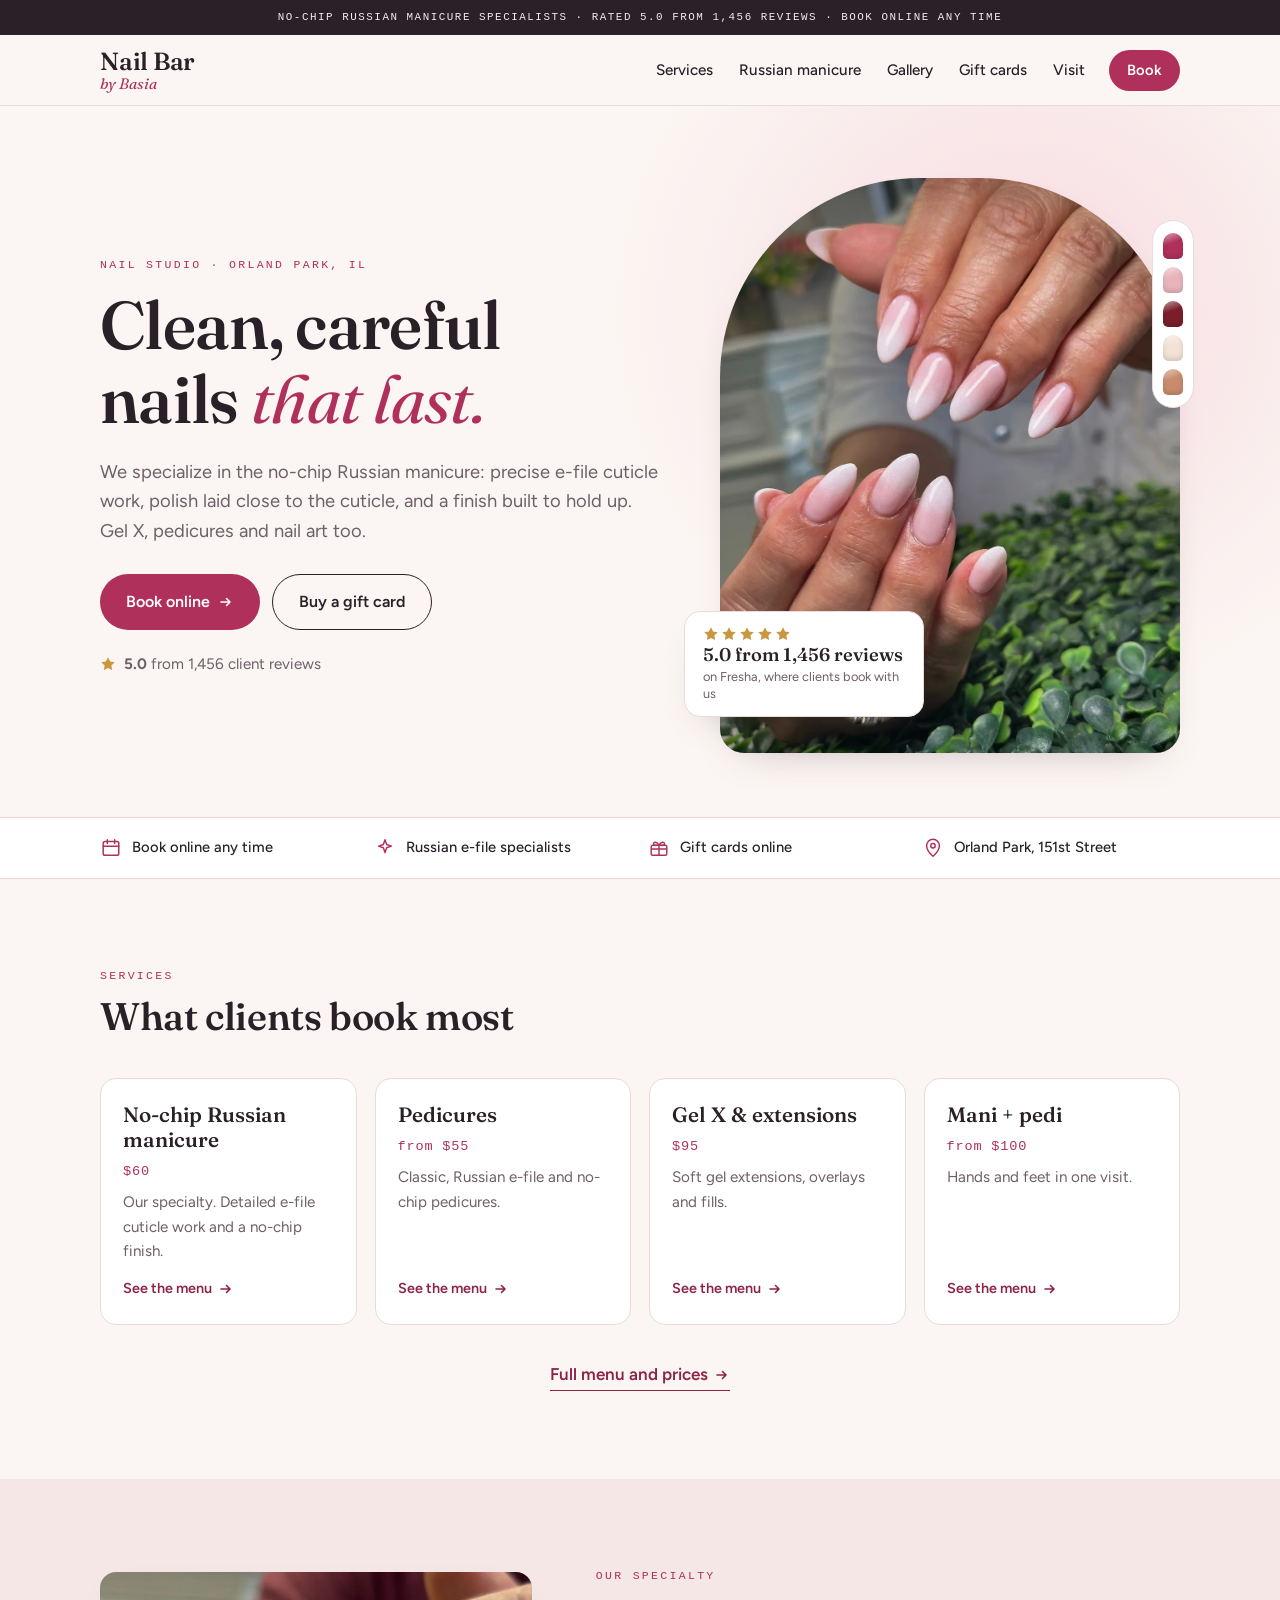
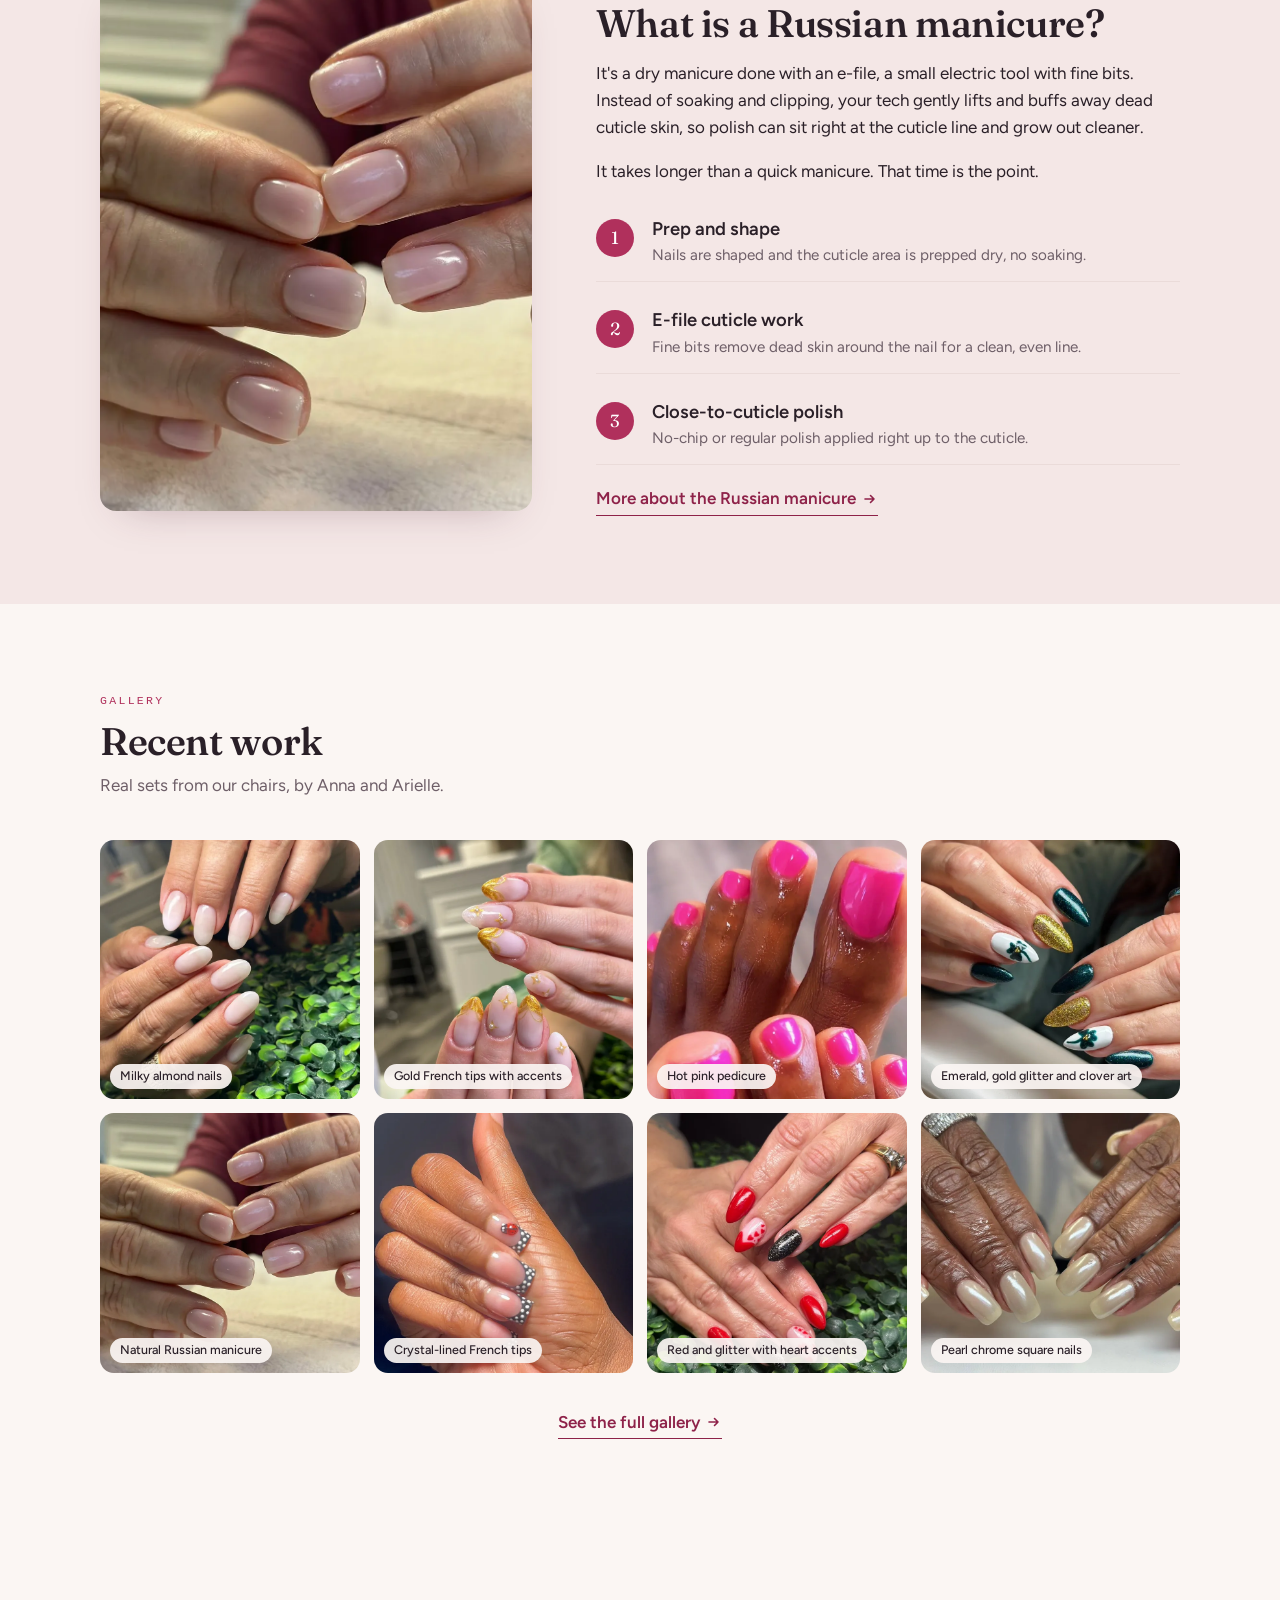
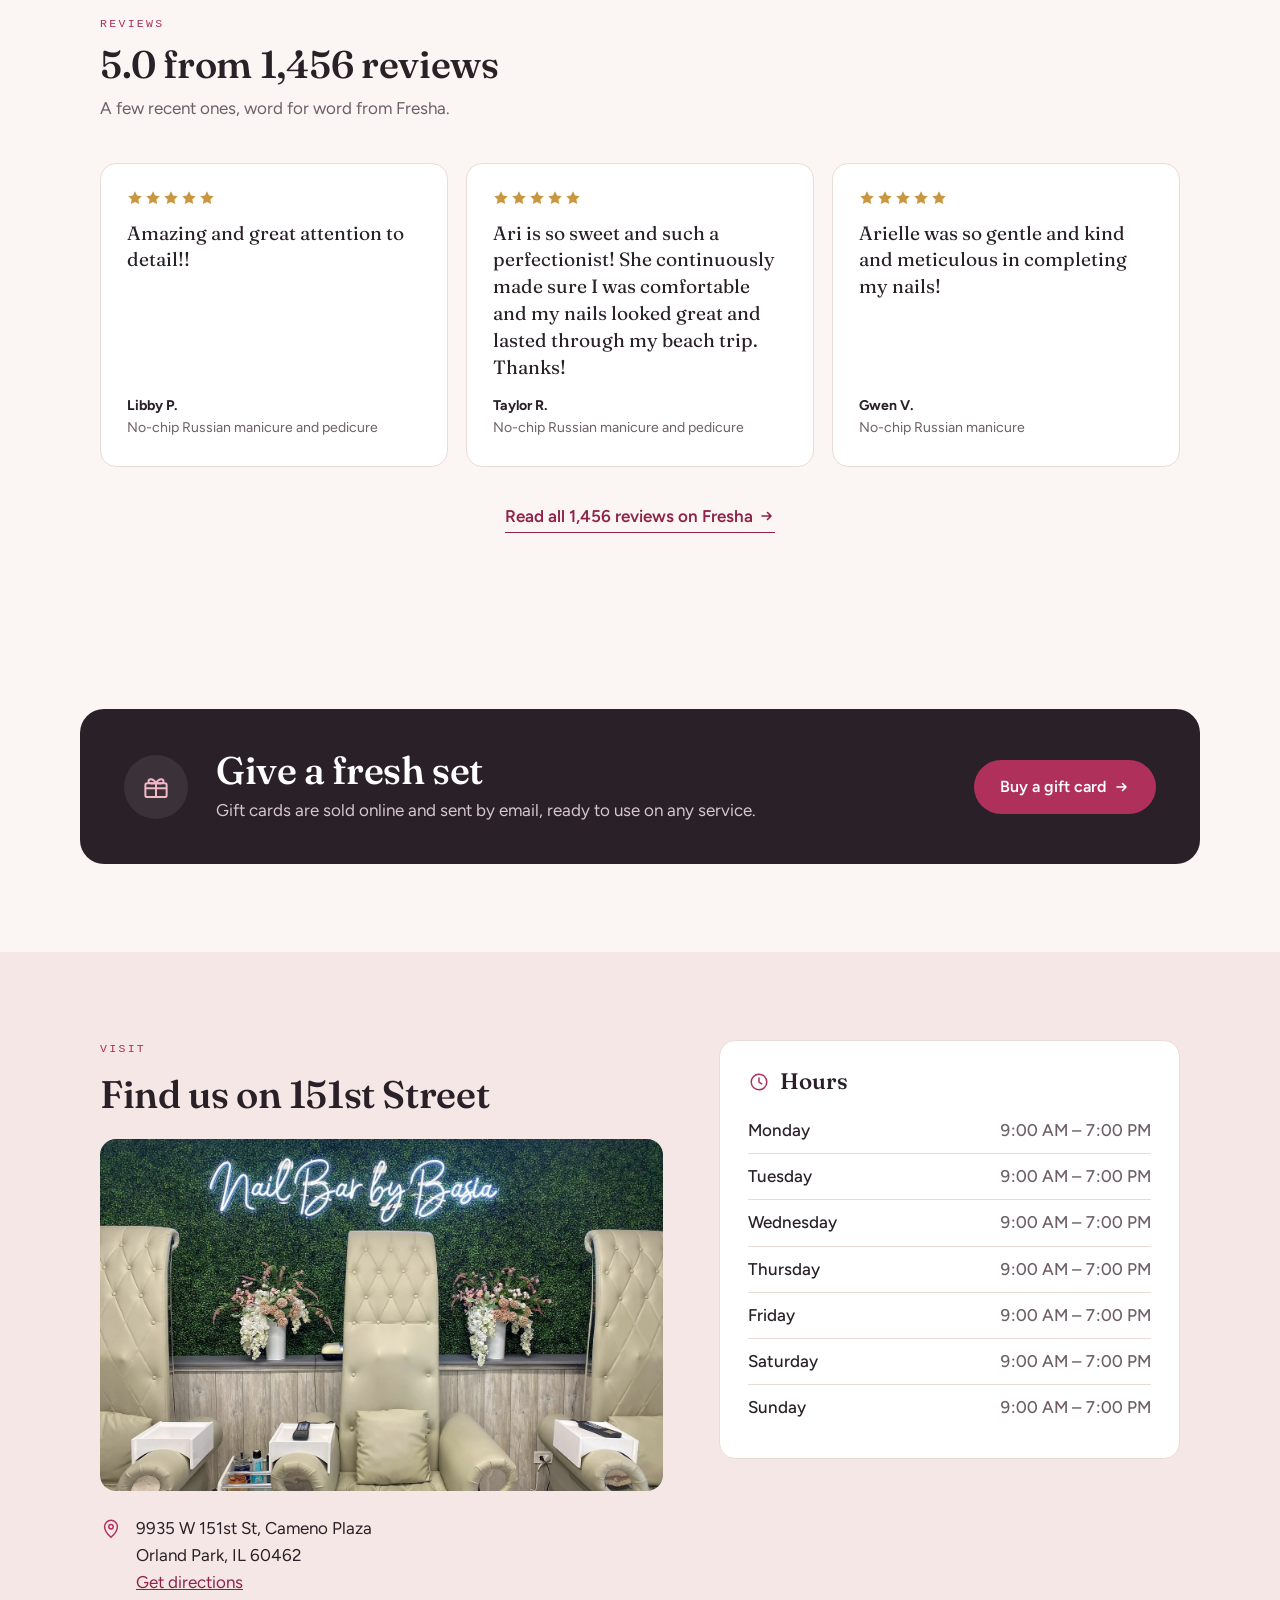
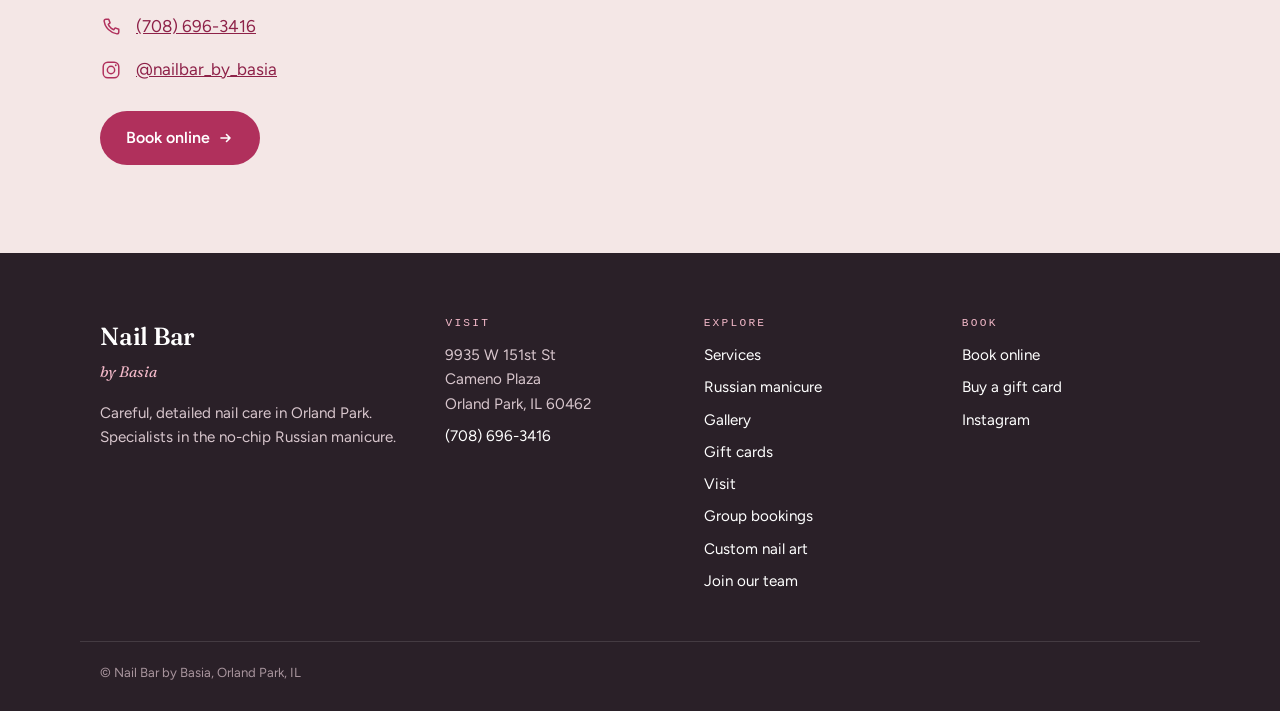
<file: index.html>
<!doctype html>
<html lang="en">
<head>
<meta charset="utf-8">
<meta name="viewport" content="width=device-width, initial-scale=1">
<title>Nail Bar by Basia | Russian Manicure &amp; Nail Salon in Orland Park, IL</title>
<meta name="description" content="Nail salon in Orland Park, IL specializing in the no-chip Russian manicure. Gel X, pedicures, nail art. Rated 5.0 from 1,456 reviews. Book online.">
<link rel="canonical" href="https://nailbarbybasia.com/">

<meta property="og:title" content="Nail Bar by Basia | Russian Manicure &amp; Nail Salon in Orland Park, IL">
<meta property="og:description" content="Nail salon in Orland Park, IL specializing in the no-chip Russian manicure. Gel X, pedicures, nail art. Rated 5.0 from 1,456 reviews. Book online.">
<meta property="og:type" content="website">
<meta property="og:url" content="https://nailbarbybasia.com/">
<meta property="og:site_name" content="Nail Bar by Basia">
<meta property="og:image" content="https://nailbarbybasia.com/img/share.jpg">
<meta property="og:image:width" content="1200">
<meta property="og:image:height" content="630">
<meta name="twitter:card" content="summary_large_image">
<link rel="icon" href="favicon.svg" type="image/svg+xml">
<link rel="preconnect" href="https://fonts.googleapis.com">
<link rel="preconnect" href="https://fonts.gstatic.com" crossorigin>
<link rel="stylesheet" href="https://fonts.googleapis.com/css2?family=Fraunces:ital,opsz,wght@0,9..144,400;0,9..144,560;1,9..144,400&family=Figtree:wght@400;500;600&display=swap">
<link rel="stylesheet" href="style.css?v=7">
<script type="application/ld+json">{"@context": "https://schema.org", "@type": "NailSalon", "name": "Nail Bar by Basia", "url": "https://nailbarbybasia.com/", "telephone": "+17086963416", "address": {"@type": "PostalAddress", "streetAddress": "9935 W 151st St", "addressLocality": "Orland Park", "addressRegion": "IL", "postalCode": "60462", "addressCountry": "US"}, "geo": {"@type": "GeoCoordinates", "latitude": 41.6155815, "longitude": -87.8610292}, "priceRange": "$18\u2013$115", "logo": "https://nailbarbybasia.com/img/logo.png", "image": ["https://nailbarbybasia.com/img/salon.jpg", "https://nailbarbybasia.com/img/share.jpg"], "sameAs": ["https://www.instagram.com/nailbar_by_basia/", "https://www.fresha.com/a/nail-bar-by-basia-orland-park-9935-w-151st-st-o6kmptph"], "potentialAction": {"@type": "ReserveAction", "target": "https://l.fresha.com/0xjfvpcwc"}, "openingHoursSpecification": [{"@type": "OpeningHoursSpecification", "dayOfWeek": "Monday", "opens": "09:00", "closes": "19:00"}, {"@type": "OpeningHoursSpecification", "dayOfWeek": "Tuesday", "opens": "09:00", "closes": "19:00"}, {"@type": "OpeningHoursSpecification", "dayOfWeek": "Wednesday", "opens": "09:00", "closes": "19:00"}, {"@type": "OpeningHoursSpecification", "dayOfWeek": "Thursday", "opens": "09:00", "closes": "19:00"}, {"@type": "OpeningHoursSpecification", "dayOfWeek": "Friday", "opens": "09:00", "closes": "19:00"}, {"@type": "OpeningHoursSpecification", "dayOfWeek": "Saturday", "opens": "09:00", "closes": "19:00"}, {"@type": "OpeningHoursSpecification", "dayOfWeek": "Sunday", "opens": "09:00", "closes": "19:00"}]}</script>
</head>
<body>

<div class="announce"><div class="wrap">
  <span>No-chip Russian manicure specialists</span><span class="sep">&nbsp;·&nbsp;Rated&nbsp;5.0&nbsp;from&nbsp;1,456&nbsp;reviews</span><span class="sep">&nbsp;·&nbsp;Book&nbsp;online&nbsp;any&nbsp;time</span>
</div></div>
<header class="site-head"><div class="wrap head-row">
  <a class="logo" href="index.html" aria-label="Nail Bar by Basia home"><span class="logo-mark">Nail Bar</span><span class="logo-sub">by Basia</span></a>
  <nav class="nav" aria-label="Main"><a href="services.html">Services</a><a href="russian-manicure.html">Russian manicure</a><a href="gallery.html">Gallery</a><a href="gift-cards.html">Gift cards</a><a href="visit.html">Visit</a></nav>
  <a class="btn btn-primary btn-sm" href="https://l.fresha.com/0xjfvpcwc" target="_blank" rel="noopener">Book</a>
</div></header>
<main>

<section class="hero"><div class="wrap hero-grid">
  <div class="hero-copy">
    <p class="eyebrow">Nail studio · Orland Park, IL</p>
    <h1>Clean, careful nails <em>that last.</em></h1>
    <p class="lede">We specialize in the no-chip Russian manicure: precise e-file cuticle work, polish laid close to the cuticle, and a finish built to hold up. Gel X, pedicures and nail art too.</p>
    <div class="cta-row"><a class="btn btn-primary" href="https://l.fresha.com/0xjfvpcwc" target="_blank" rel="noopener">Book online<svg class="arrow" viewBox="0 0 16 16" aria-hidden="true"><path d="M3 8h9M8.5 4.5L12 8l-3.5 3.5" fill="none" stroke="currentColor" stroke-width="1.6" stroke-linecap="round" stroke-linejoin="round"/></svg></a><a class="btn btn-ghost" href="https://l.fresha.com/0wj8vycqc" target="_blank" rel="noopener">Buy a gift card</a></div>
    <p class="proof"><svg class="star" viewBox="0 0 20 20" aria-hidden="true"><path d="M10 1.6l2.6 5.3 5.8.8-4.2 4.1 1 5.8L10 14.9l-5.2 2.7 1-5.8L1.6 7.7l5.8-.8z"/></svg><span><strong>5.0</strong> from 1,456 client reviews</span></p>
  </div>
  <div class="hero-art">
    <picture class="hero-photo"><source srcset="img/hero.webp" type="image/webp"><img src="img/hero.jpg" alt="Pink ombre almond nails done at Nail Bar by Basia" width="1100" height="1375" fetchpriority="high"></picture>
    <div class="hero-badge">
      <span class="rating"><svg class="star" viewBox="0 0 20 20" aria-hidden="true"><path d="M10 1.6l2.6 5.3 5.8.8-4.2 4.1 1 5.8L10 14.9l-5.2 2.7 1-5.8L1.6 7.7l5.8-.8z"/></svg><svg class="star" viewBox="0 0 20 20" aria-hidden="true"><path d="M10 1.6l2.6 5.3 5.8.8-4.2 4.1 1 5.8L10 14.9l-5.2 2.7 1-5.8L1.6 7.7l5.8-.8z"/></svg><svg class="star" viewBox="0 0 20 20" aria-hidden="true"><path d="M10 1.6l2.6 5.3 5.8.8-4.2 4.1 1 5.8L10 14.9l-5.2 2.7 1-5.8L1.6 7.7l5.8-.8z"/></svg><svg class="star" viewBox="0 0 20 20" aria-hidden="true"><path d="M10 1.6l2.6 5.3 5.8.8-4.2 4.1 1 5.8L10 14.9l-5.2 2.7 1-5.8L1.6 7.7l5.8-.8z"/></svg><svg class="star" viewBox="0 0 20 20" aria-hidden="true"><path d="M10 1.6l2.6 5.3 5.8.8-4.2 4.1 1 5.8L10 14.9l-5.2 2.7 1-5.8L1.6 7.7l5.8-.8z"/></svg></span>
      <strong>5.0 from 1,456 reviews</strong>
      <span class="muted">on Fresha, where clients book with us</span>
    </div>
    <ul class="mini-chips" aria-hidden="true"><li style="--c:#B0305C"></li><li style="--c:#E8B4BC"></li><li style="--c:#7A1E2C"></li><li style="--c:#F3E3D6"></li><li style="--c:#C98B6B"></li></ul>
  </div>
</div></section>

<section class="trust"><div class="wrap"><ul class="trust-row"><li><svg viewBox="0 0 24 24" aria-hidden="true"><rect x="3.5" y="5" width="17" height="15" rx="2" fill="none" stroke="currentColor" stroke-width="1.6"/><path d="M3.5 10h17M8 3v4M16 3v4" fill="none" stroke="currentColor" stroke-width="1.6" stroke-linecap="round"/></svg><span>Book online any time</span></li><li><svg viewBox="0 0 24 24" aria-hidden="true"><path d="M12 3l1.8 5.2L19 10l-5.2 1.8L12 17l-1.8-5.2L5 10l5.2-1.8z" fill="none" stroke="currentColor" stroke-width="1.6" stroke-linejoin="round"/></svg><span>Russian e-file specialists</span></li><li><svg viewBox="0 0 24 24" aria-hidden="true"><rect x="3.5" y="9" width="17" height="11" rx="1.5" fill="none" stroke="currentColor" stroke-width="1.6"/><path d="M3.5 13h17M12 9v11M12 9c-2-4-6-4-6-1.5S10 9 12 9zm0 0c2-4 6-4 6-1.5S14 9 12 9z" fill="none" stroke="currentColor" stroke-width="1.6"/></svg><span>Gift cards online</span></li><li><svg viewBox="0 0 24 24" aria-hidden="true"><path d="M12 21s-7-6.2-7-11.5A7 7 0 0 1 19 9.5C19 14.8 12 21 12 21z" fill="none" stroke="currentColor" stroke-width="1.6"/><circle cx="12" cy="9.5" r="2.4" fill="none" stroke="currentColor" stroke-width="1.6"/></svg><span>Orland Park, 151st Street</span></li></ul></div></section>

<section class="block"><div class="wrap">
  <div class="block-head">
    <p class="eyebrow">Services</p>
    <h2>What clients book most</h2>
  </div>
  <div class="svc-grid"><a class="svc-card" href="russian-manicure.html">
      <span class="svc-name">No-chip Russian manicure</span><span class="svc-price">$60</span>
      <span class="svc-desc">Our specialty. Detailed e-file cuticle work and a no-chip finish.</span><span class="svc-more">See the menu<svg class="arrow" viewBox="0 0 16 16" aria-hidden="true"><path d="M3 8h9M8.5 4.5L12 8l-3.5 3.5" fill="none" stroke="currentColor" stroke-width="1.6" stroke-linecap="round" stroke-linejoin="round"/></svg></span></a><a class="svc-card" href="pedicures-orland-park.html">
      <span class="svc-name">Pedicures</span><span class="svc-price">from $55</span>
      <span class="svc-desc">Classic, Russian e-file and no-chip pedicures.</span><span class="svc-more">See the menu<svg class="arrow" viewBox="0 0 16 16" aria-hidden="true"><path d="M3 8h9M8.5 4.5L12 8l-3.5 3.5" fill="none" stroke="currentColor" stroke-width="1.6" stroke-linecap="round" stroke-linejoin="round"/></svg></span></a><a class="svc-card" href="gel-x-orland-park.html">
      <span class="svc-name">Gel X &amp; extensions</span><span class="svc-price">$95</span>
      <span class="svc-desc">Soft gel extensions, overlays and fills.</span><span class="svc-more">See the menu<svg class="arrow" viewBox="0 0 16 16" aria-hidden="true"><path d="M3 8h9M8.5 4.5L12 8l-3.5 3.5" fill="none" stroke="currentColor" stroke-width="1.6" stroke-linecap="round" stroke-linejoin="round"/></svg></span></a><a class="svc-card" href="services.html#combos">
      <span class="svc-name">Mani + pedi</span><span class="svc-price">from $100</span>
      <span class="svc-desc">Hands and feet in one visit.</span><span class="svc-more">See the menu<svg class="arrow" viewBox="0 0 16 16" aria-hidden="true"><path d="M3 8h9M8.5 4.5L12 8l-3.5 3.5" fill="none" stroke="currentColor" stroke-width="1.6" stroke-linecap="round" stroke-linejoin="round"/></svg></span></a></div>
  <p class="center"><a class="text-link" href="services.html">Full menu and prices<svg class="arrow" viewBox="0 0 16 16" aria-hidden="true"><path d="M3 8h9M8.5 4.5L12 8l-3.5 3.5" fill="none" stroke="currentColor" stroke-width="1.6" stroke-linecap="round" stroke-linejoin="round"/></svg></a></p>
</div></section>

<section class="block block-tint"><div class="wrap split split-photo">
  <picture class="split-pic"><source srcset="img/russian.webp" type="image/webp"><img src="img/russian.jpg" alt="Natural nails after a Russian manicure, with a clean cuticle line" width="900" height="1125" loading="lazy" decoding="async"></picture>
  <div>
    <p class="eyebrow">Our specialty</p>
    <h2>What is a Russian manicure?</h2>
    <p>It's a dry manicure done with an e-file, a small electric tool with fine bits. Instead of soaking and clipping, your tech gently lifts and buffs away dead cuticle skin, so polish can sit right at the cuticle line and grow out cleaner.</p>
    <p>It takes longer than a quick manicure. That time is the point.</p>
    <ol class="steps steps-plain">
    <li><span class="step-n">1</span><div><h3>Prep and shape</h3><p>Nails are shaped and the cuticle area is prepped dry, no soaking.</p></div></li>
    <li><span class="step-n">2</span><div><h3>E-file cuticle work</h3><p>Fine bits remove dead skin around the nail for a clean, even line.</p></div></li>
    <li><span class="step-n">3</span><div><h3>Close-to-cuticle polish</h3><p>No-chip or regular polish applied right up to the cuticle.</p></div></li>
    </ol>
    <p><a class="text-link" href="russian-manicure.html">More about the Russian manicure<svg class="arrow" viewBox="0 0 16 16" aria-hidden="true"><path d="M3 8h9M8.5 4.5L12 8l-3.5 3.5" fill="none" stroke="currentColor" stroke-width="1.6" stroke-linecap="round" stroke-linejoin="round"/></svg></a></p>
  </div>
</div></section>

<section class="block"><div class="wrap">
  <div class="block-head">
    <p class="eyebrow">Gallery</p>
    <h2>Recent work</h2>
    <p class="muted">Real sets from our chairs, by Anna and Arielle.</p>
  </div>
  <ul class="gallery"><li><picture class=""><source srcset="img/g-ombre-almond.webp" type="image/webp"><img src="img/g-ombre-almond.jpg" alt="Milky almond nails" width="800" height="800" loading="lazy" decoding="async"></picture><span class="g-cap">Milky almond nails</span></li><li><picture class=""><source srcset="img/g-gold-french.webp" type="image/webp"><img src="img/g-gold-french.jpg" alt="Gold French tips with accents" width="800" height="800" loading="lazy" decoding="async"></picture><span class="g-cap">Gold French tips with accents</span></li><li><picture class=""><source srcset="img/g-pink-pedicure.webp" type="image/webp"><img src="img/g-pink-pedicure.jpg" alt="Hot pink pedicure" width="800" height="800" loading="lazy" decoding="async"></picture><span class="g-cap">Hot pink pedicure</span></li><li><picture class=""><source srcset="img/g-emerald-gold.webp" type="image/webp"><img src="img/g-emerald-gold.jpg" alt="Emerald, gold glitter and clover art" width="800" height="800" loading="lazy" decoding="async"></picture><span class="g-cap">Emerald, gold glitter and clover art</span></li><li><picture class=""><source srcset="img/g-natural-russian.webp" type="image/webp"><img src="img/g-natural-russian.jpg" alt="Natural Russian manicure" width="800" height="800" loading="lazy" decoding="async"></picture><span class="g-cap">Natural Russian manicure</span></li><li><picture class=""><source srcset="img/g-crystal-french.webp" type="image/webp"><img src="img/g-crystal-french.jpg" alt="Crystal-lined French tips" width="800" height="800" loading="lazy" decoding="async"></picture><span class="g-cap">Crystal-lined French tips</span></li><li><picture class=""><source srcset="img/g-holiday-red.webp" type="image/webp"><img src="img/g-holiday-red.jpg" alt="Red and glitter with heart accents" width="800" height="800" loading="lazy" decoding="async"></picture><span class="g-cap">Red and glitter with heart accents</span></li><li><picture class=""><source srcset="img/g-pearl-square.webp" type="image/webp"><img src="img/g-pearl-square.jpg" alt="Pearl chrome square nails" width="800" height="800" loading="lazy" decoding="async"></picture><span class="g-cap">Pearl chrome square nails</span></li></ul>
  <p class="center"><a class="text-link" href="gallery.html">See the full gallery<svg class="arrow" viewBox="0 0 16 16" aria-hidden="true"><path d="M3 8h9M8.5 4.5L12 8l-3.5 3.5" fill="none" stroke="currentColor" stroke-width="1.6" stroke-linecap="round" stroke-linejoin="round"/></svg></a></p>
</div></section>

<section class="block"><div class="wrap">
  <div class="block-head">
    <p class="eyebrow">Reviews</p>
    <h2>5.0 from 1,456 reviews</h2>
    <p class="muted">A few recent ones, word for word from Fresha.</p>
  </div>
  <div class="review-grid"><figure class="review">
      <span class="rating"><svg class="star" viewBox="0 0 20 20" aria-hidden="true"><path d="M10 1.6l2.6 5.3 5.8.8-4.2 4.1 1 5.8L10 14.9l-5.2 2.7 1-5.8L1.6 7.7l5.8-.8z"/></svg><svg class="star" viewBox="0 0 20 20" aria-hidden="true"><path d="M10 1.6l2.6 5.3 5.8.8-4.2 4.1 1 5.8L10 14.9l-5.2 2.7 1-5.8L1.6 7.7l5.8-.8z"/></svg><svg class="star" viewBox="0 0 20 20" aria-hidden="true"><path d="M10 1.6l2.6 5.3 5.8.8-4.2 4.1 1 5.8L10 14.9l-5.2 2.7 1-5.8L1.6 7.7l5.8-.8z"/></svg><svg class="star" viewBox="0 0 20 20" aria-hidden="true"><path d="M10 1.6l2.6 5.3 5.8.8-4.2 4.1 1 5.8L10 14.9l-5.2 2.7 1-5.8L1.6 7.7l5.8-.8z"/></svg><svg class="star" viewBox="0 0 20 20" aria-hidden="true"><path d="M10 1.6l2.6 5.3 5.8.8-4.2 4.1 1 5.8L10 14.9l-5.2 2.7 1-5.8L1.6 7.7l5.8-.8z"/></svg></span>
      <blockquote>Amazing and great attention to detail!!</blockquote>
      <figcaption><strong>Libby P.</strong><span>No-chip Russian manicure and pedicure</span></figcaption></figure><figure class="review">
      <span class="rating"><svg class="star" viewBox="0 0 20 20" aria-hidden="true"><path d="M10 1.6l2.6 5.3 5.8.8-4.2 4.1 1 5.8L10 14.9l-5.2 2.7 1-5.8L1.6 7.7l5.8-.8z"/></svg><svg class="star" viewBox="0 0 20 20" aria-hidden="true"><path d="M10 1.6l2.6 5.3 5.8.8-4.2 4.1 1 5.8L10 14.9l-5.2 2.7 1-5.8L1.6 7.7l5.8-.8z"/></svg><svg class="star" viewBox="0 0 20 20" aria-hidden="true"><path d="M10 1.6l2.6 5.3 5.8.8-4.2 4.1 1 5.8L10 14.9l-5.2 2.7 1-5.8L1.6 7.7l5.8-.8z"/></svg><svg class="star" viewBox="0 0 20 20" aria-hidden="true"><path d="M10 1.6l2.6 5.3 5.8.8-4.2 4.1 1 5.8L10 14.9l-5.2 2.7 1-5.8L1.6 7.7l5.8-.8z"/></svg><svg class="star" viewBox="0 0 20 20" aria-hidden="true"><path d="M10 1.6l2.6 5.3 5.8.8-4.2 4.1 1 5.8L10 14.9l-5.2 2.7 1-5.8L1.6 7.7l5.8-.8z"/></svg></span>
      <blockquote>Ari is so sweet and such a perfectionist! She continuously made sure I was comfortable and my nails looked great and lasted through my beach trip. Thanks!</blockquote>
      <figcaption><strong>Taylor R.</strong><span>No-chip Russian manicure and pedicure</span></figcaption></figure><figure class="review">
      <span class="rating"><svg class="star" viewBox="0 0 20 20" aria-hidden="true"><path d="M10 1.6l2.6 5.3 5.8.8-4.2 4.1 1 5.8L10 14.9l-5.2 2.7 1-5.8L1.6 7.7l5.8-.8z"/></svg><svg class="star" viewBox="0 0 20 20" aria-hidden="true"><path d="M10 1.6l2.6 5.3 5.8.8-4.2 4.1 1 5.8L10 14.9l-5.2 2.7 1-5.8L1.6 7.7l5.8-.8z"/></svg><svg class="star" viewBox="0 0 20 20" aria-hidden="true"><path d="M10 1.6l2.6 5.3 5.8.8-4.2 4.1 1 5.8L10 14.9l-5.2 2.7 1-5.8L1.6 7.7l5.8-.8z"/></svg><svg class="star" viewBox="0 0 20 20" aria-hidden="true"><path d="M10 1.6l2.6 5.3 5.8.8-4.2 4.1 1 5.8L10 14.9l-5.2 2.7 1-5.8L1.6 7.7l5.8-.8z"/></svg><svg class="star" viewBox="0 0 20 20" aria-hidden="true"><path d="M10 1.6l2.6 5.3 5.8.8-4.2 4.1 1 5.8L10 14.9l-5.2 2.7 1-5.8L1.6 7.7l5.8-.8z"/></svg></span>
      <blockquote>Arielle was so gentle and kind and meticulous in completing my nails!</blockquote>
      <figcaption><strong>Gwen V.</strong><span>No-chip Russian manicure</span></figcaption></figure></div>
  <p class="center"><a class="text-link" href="https://www.fresha.com/a/nail-bar-by-basia-orland-park-9935-w-151st-st-o6kmptph" target="_blank" rel="noopener">Read all 1,456 reviews on Fresha<svg class="arrow" viewBox="0 0 16 16" aria-hidden="true"><path d="M3 8h9M8.5 4.5L12 8l-3.5 3.5" fill="none" stroke="currentColor" stroke-width="1.6" stroke-linecap="round" stroke-linejoin="round"/></svg></a></p>
</div></section>

<section class="block"><div class="wrap gift-band">
  <div class="gift-icon"><svg viewBox="0 0 24 24" aria-hidden="true"><rect x="3.5" y="9" width="17" height="11" rx="1.5" fill="none" stroke="currentColor" stroke-width="1.6"/><path d="M3.5 13h17M12 9v11M12 9c-2-4-6-4-6-1.5S10 9 12 9zm0 0c2-4 6-4 6-1.5S14 9 12 9z" fill="none" stroke="currentColor" stroke-width="1.6"/></svg></div>
  <div>
    <h2>Give a fresh set</h2>
    <p>Gift cards are sold online and sent by email, ready to use on any service.</p>
  </div>
  <a class="btn btn-primary" href="https://l.fresha.com/0wj8vycqc" target="_blank" rel="noopener">Buy a gift card<svg class="arrow" viewBox="0 0 16 16" aria-hidden="true"><path d="M3 8h9M8.5 4.5L12 8l-3.5 3.5" fill="none" stroke="currentColor" stroke-width="1.6" stroke-linecap="round" stroke-linejoin="round"/></svg></a>
</div></section>

<section class="block block-tint" id="visit"><div class="wrap visit-grid">
  <div>
    <p class="eyebrow">Visit</p>
    <h2>Find us on 151st Street</h2>
    <picture class="salon-pic"><source srcset="img/salon.webp" type="image/webp"><img src="img/salon.jpg" alt="Inside Nail Bar by Basia: pedicure chairs under the neon salon sign" width="1400" height="875" loading="lazy" decoding="async"></picture>
    <ul class="contact">
      <li><svg viewBox="0 0 24 24" aria-hidden="true"><path d="M12 21s-7-6.2-7-11.5A7 7 0 0 1 19 9.5C19 14.8 12 21 12 21z" fill="none" stroke="currentColor" stroke-width="1.6"/><circle cx="12" cy="9.5" r="2.4" fill="none" stroke="currentColor" stroke-width="1.6"/></svg><span>9935 W 151st St, Cameno Plaza<br>Orland Park, IL 60462<br><a href="https://www.google.com/maps/search/?api=1&query=Nail+Bar+by+Basia+9935+151st+St+Orland+Park+IL" target="_blank" rel="noopener">Get directions</a></span></li>
      <li><svg viewBox="0 0 24 24" aria-hidden="true"><path d="M6.5 3.5h3l1.5 4-2 1.5a11 11 0 0 0 6 6l1.5-2 4 1.5v3a2 2 0 0 1-2 2A16.5 16.5 0 0 1 4.5 5.5a2 2 0 0 1 2-2z" fill="none" stroke="currentColor" stroke-width="1.6" stroke-linejoin="round"/></svg><span><a href="tel:+17086963416">(708) 696-3416</a></span></li>
      <li><svg viewBox="0 0 24 24" aria-hidden="true"><rect x="3.5" y="3.5" width="17" height="17" rx="5" fill="none" stroke="currentColor" stroke-width="1.6"/><circle cx="12" cy="12" r="4" fill="none" stroke="currentColor" stroke-width="1.6"/><circle cx="17.2" cy="6.8" r="1" fill="currentColor"/></svg><span><a href="https://www.instagram.com/nailbar_by_basia/" target="_blank" rel="noopener">@nailbar_by_basia</a></span></li>
    </ul>
    <div class="cta-row"><a class="btn btn-primary" href="https://l.fresha.com/0xjfvpcwc" target="_blank" rel="noopener">Book online<svg class="arrow" viewBox="0 0 16 16" aria-hidden="true"><path d="M3 8h9M8.5 4.5L12 8l-3.5 3.5" fill="none" stroke="currentColor" stroke-width="1.6" stroke-linecap="round" stroke-linejoin="round"/></svg></a></div>
  </div>
  <div class="hours-card">
    <h3><svg viewBox="0 0 24 24" aria-hidden="true"><circle cx="12" cy="12" r="8.5" fill="none" stroke="currentColor" stroke-width="1.6"/><path d="M12 7.5V12l3 2" fill="none" stroke="currentColor" stroke-width="1.6" stroke-linecap="round"/></svg>Hours</h3>
    <table class="hours"><tr><th scope="row">Monday</th><td>9:00 AM – 7:00 PM</td></tr><tr><th scope="row">Tuesday</th><td>9:00 AM – 7:00 PM</td></tr><tr><th scope="row">Wednesday</th><td>9:00 AM – 7:00 PM</td></tr><tr><th scope="row">Thursday</th><td>9:00 AM – 7:00 PM</td></tr><tr><th scope="row">Friday</th><td>9:00 AM – 7:00 PM</td></tr><tr><th scope="row">Saturday</th><td>9:00 AM – 7:00 PM</td></tr><tr><th scope="row">Sunday</th><td>9:00 AM – 7:00 PM</td></tr></table>
    
  </div>
</div></section>

</main>
<footer class="site-foot"><div class="wrap foot-grid">
  <div class="foot-brand">
    <span class="logo-mark">Nail Bar</span><span class="logo-sub">by Basia</span>
    <p>Careful, detailed nail care in Orland Park. Specialists in the no-chip Russian manicure.</p>
  </div>
  <div>
    <h2 class="foot-h">Visit</h2>
    <p>9935 W 151st St<br>Cameno Plaza<br>Orland Park, IL 60462</p>
    <p><a href="tel:+17086963416">(708) 696-3416</a></p>
  </div>
  <div>
    <h2 class="foot-h">Explore</h2>
    <ul class="foot-links"><li><a href="services.html">Services</a></li><li><a href="russian-manicure.html">Russian manicure</a></li><li><a href="gallery.html">Gallery</a></li><li><a href="gift-cards.html">Gift cards</a></li><li><a href="visit.html">Visit</a></li><li><a href="group-bookings.html">Group bookings</a></li><li><a href="custom-design.html">Custom nail art</a></li><li><a href="join-our-team.html">Join our team</a></li></ul>
  </div>
  <div>
    <h2 class="foot-h">Book</h2>
    <ul class="foot-links">
      <li><a href="https://l.fresha.com/0xjfvpcwc" target="_blank" rel="noopener">Book online</a></li>
      <li><a href="https://l.fresha.com/0wj8vycqc" target="_blank" rel="noopener">Buy a gift card</a></li>
      <li><a href="https://www.instagram.com/nailbar_by_basia/" target="_blank" rel="noopener">Instagram</a></li>
    </ul>
  </div>
</div>
<div class="wrap foot-base">© Nail Bar by Basia, Orland Park, IL</div>
</footer>
<a class="sticky-book" href="https://l.fresha.com/0xjfvpcwc" target="_blank" rel="noopener">Book an appointment<svg class="arrow" viewBox="0 0 16 16" aria-hidden="true"><path d="M3 8h9M8.5 4.5L12 8l-3.5 3.5" fill="none" stroke="currentColor" stroke-width="1.6" stroke-linecap="round" stroke-linejoin="round"/></svg></a>
</body>
</html>
</file>
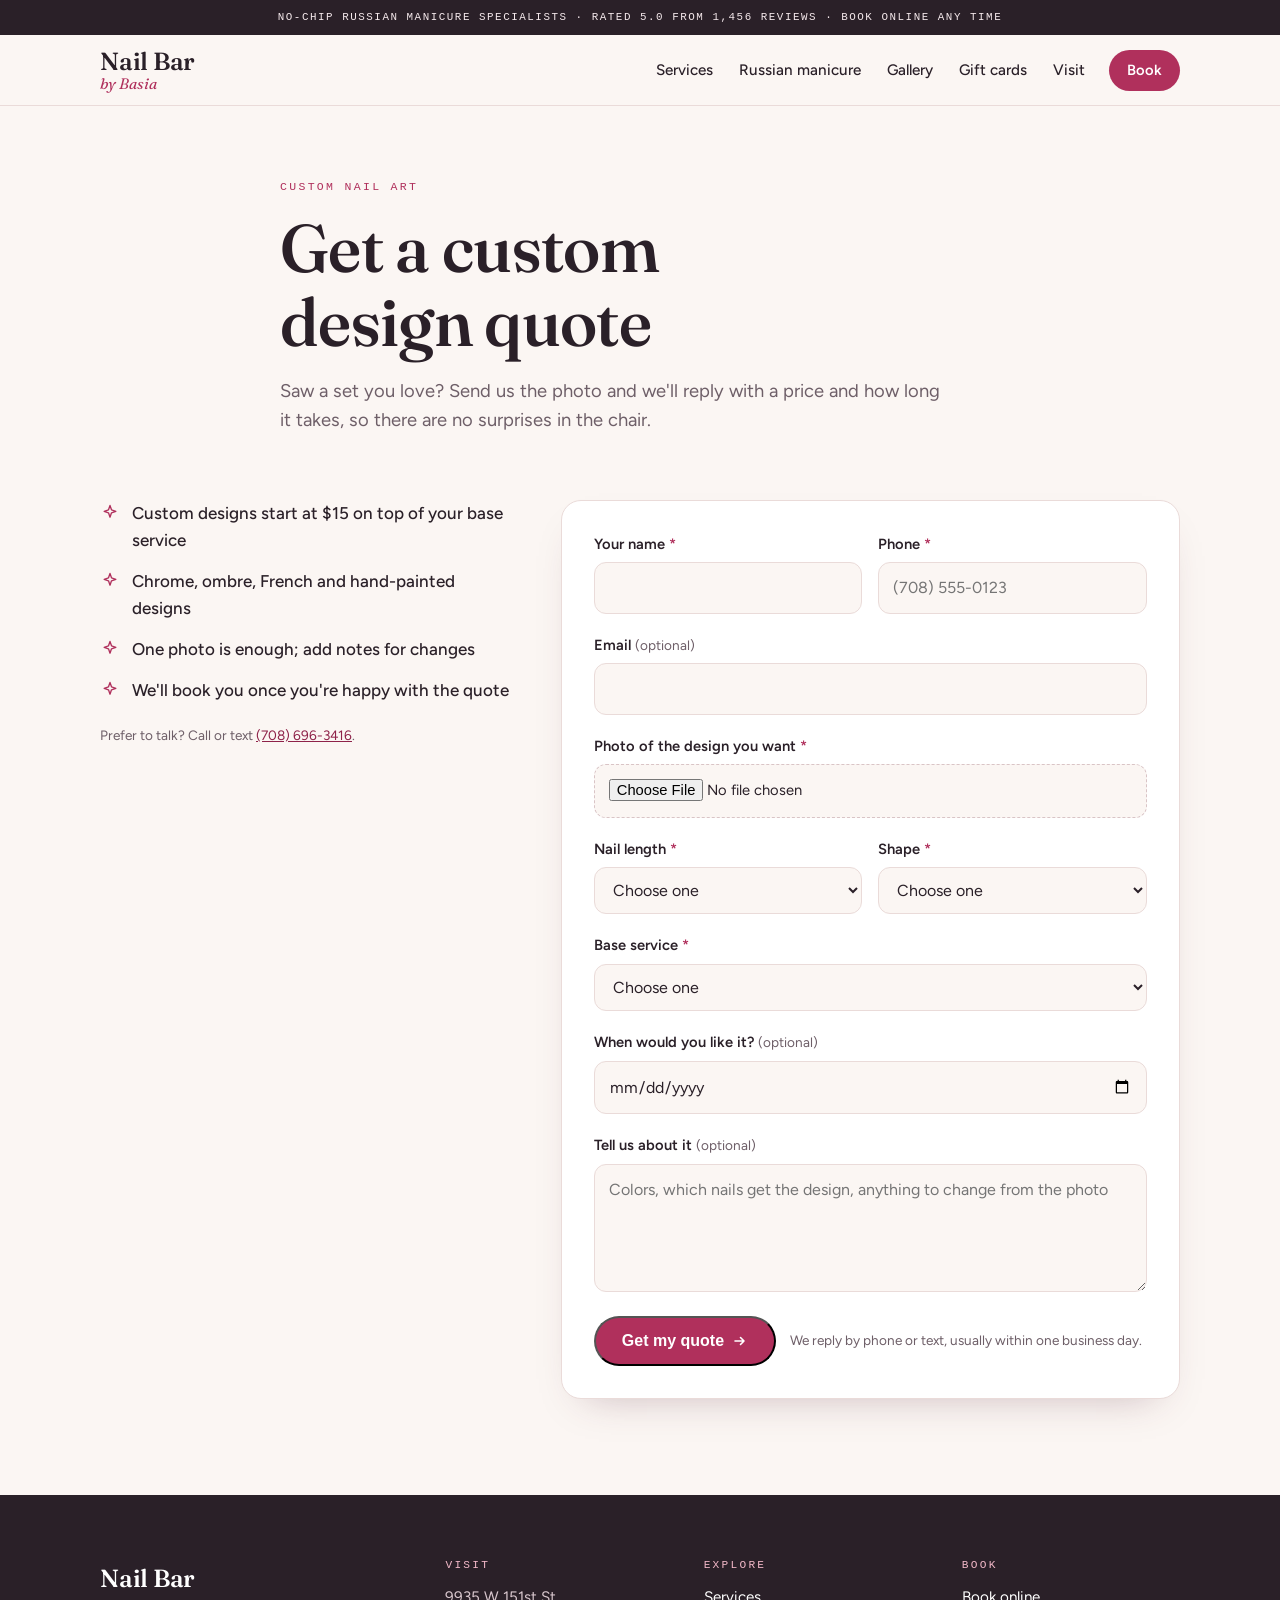
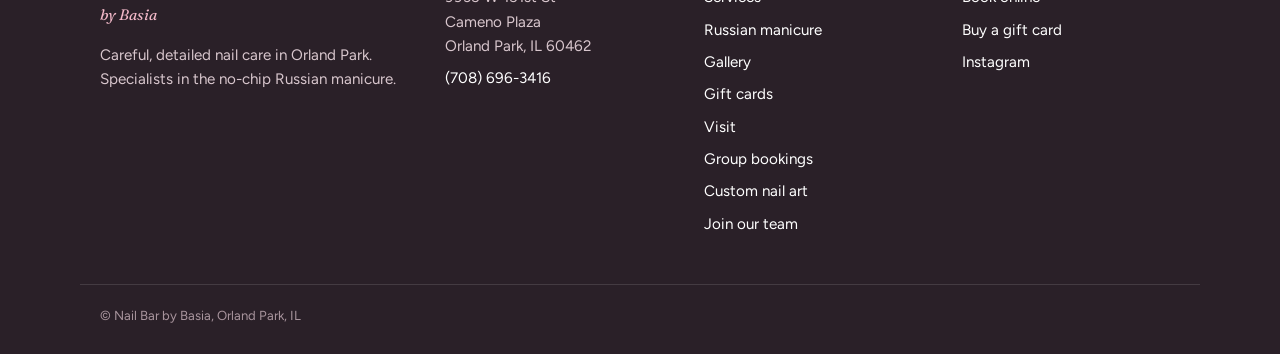
<file: custom-design.html>
<!doctype html>
<html lang="en">
<head>
<meta charset="utf-8">
<meta name="viewport" content="width=device-width, initial-scale=1">
<title>Custom Nail Art Quote | Nail Bar by Basia, Orland Park</title>
<meta name="description" content="Send a photo of the nail design you want and get a price and timing from Nail Bar by Basia in Orland Park.">
<link rel="canonical" href="https://nailbarbybasia.com/custom-design.html">

<meta property="og:title" content="Custom Nail Art Quote | Nail Bar by Basia, Orland Park">
<meta property="og:description" content="Send a photo of the nail design you want and get a price and timing from Nail Bar by Basia in Orland Park.">
<meta property="og:type" content="website">
<meta property="og:url" content="https://nailbarbybasia.com/custom-design.html">
<meta property="og:site_name" content="Nail Bar by Basia">
<meta property="og:image" content="https://nailbarbybasia.com/img/share.jpg">
<meta property="og:image:width" content="1200">
<meta property="og:image:height" content="630">
<meta name="twitter:card" content="summary_large_image">
<link rel="icon" href="favicon.svg" type="image/svg+xml">
<link rel="preconnect" href="https://fonts.googleapis.com">
<link rel="preconnect" href="https://fonts.gstatic.com" crossorigin>
<link rel="stylesheet" href="https://fonts.googleapis.com/css2?family=Fraunces:ital,opsz,wght@0,9..144,400;0,9..144,560;1,9..144,400&family=Figtree:wght@400;500;600&display=swap">
<link rel="stylesheet" href="style.css?v=7">

</head>
<body>

<div class="announce"><div class="wrap">
  <span>No-chip Russian manicure specialists</span><span class="sep">&nbsp;·&nbsp;Rated&nbsp;5.0&nbsp;from&nbsp;1,456&nbsp;reviews</span><span class="sep">&nbsp;·&nbsp;Book&nbsp;online&nbsp;any&nbsp;time</span>
</div></div>
<header class="site-head"><div class="wrap head-row">
  <a class="logo" href="index.html" aria-label="Nail Bar by Basia home"><span class="logo-mark">Nail Bar</span><span class="logo-sub">by Basia</span></a>
  <nav class="nav" aria-label="Main"><a href="services.html">Services</a><a href="russian-manicure.html">Russian manicure</a><a href="gallery.html">Gallery</a><a href="gift-cards.html">Gift cards</a><a href="visit.html">Visit</a></nav>
  <a class="btn btn-primary btn-sm" href="https://l.fresha.com/0xjfvpcwc" target="_blank" rel="noopener">Book</a>
</div></header>
<main>

<section class="page-head"><div class="wrap narrow">
  <p class="eyebrow">Custom nail art</p>
  <h1>Get a custom design quote</h1>
  <p class="lede">Saw a set you love? Send us the photo and we&#x27;ll reply with a price and how long it takes, so there are no surprises in the chair.</p>
</div></section>
<section class="block block-tight"><div class="wrap form-wrap">
  <aside class="form-aside"><ul class="points"><li><svg viewBox="0 0 24 24" aria-hidden="true"><path d="M12 3l1.8 5.2L19 10l-5.2 1.8L12 17l-1.8-5.2L5 10l5.2-1.8z" fill="none" stroke="currentColor" stroke-width="1.6" stroke-linejoin="round"/></svg><span>Custom designs start at $15 on top of your base service</span></li><li><svg viewBox="0 0 24 24" aria-hidden="true"><path d="M12 3l1.8 5.2L19 10l-5.2 1.8L12 17l-1.8-5.2L5 10l5.2-1.8z" fill="none" stroke="currentColor" stroke-width="1.6" stroke-linejoin="round"/></svg><span>Chrome, ombre, French and hand-painted designs</span></li><li><svg viewBox="0 0 24 24" aria-hidden="true"><path d="M12 3l1.8 5.2L19 10l-5.2 1.8L12 17l-1.8-5.2L5 10l5.2-1.8z" fill="none" stroke="currentColor" stroke-width="1.6" stroke-linejoin="round"/></svg><span>One photo is enough; add notes for changes</span></li><li><svg viewBox="0 0 24 24" aria-hidden="true"><path d="M12 3l1.8 5.2L19 10l-5.2 1.8L12 17l-1.8-5.2L5 10l5.2-1.8z" fill="none" stroke="currentColor" stroke-width="1.6" stroke-linejoin="round"/></svg><span>We&#x27;ll book you once you&#x27;re happy with the quote</span></li></ul>
    <p class="note">Prefer to talk? Call or text <a href="tel:+17086963416">(708) 696-3416</a>.</p></aside>
  <form class="nb-form" action="https://formsubmit.co/d94d6116fcfd4ec698d6fb868c896f1c" method="POST" enctype="multipart/form-data"><input type="hidden" name="_subject" value="Custom nail art quote request"><input type="hidden" name="_next" value="https://nailbarbybasia.com/thanks.html"><input type="hidden" name="_template" value="table"><input type="text" name="_honey" class="hp" tabindex="-1" autocomplete="off" aria-hidden="true"><div class="fld half"><label for="f-name">Your name <span class="req" aria-hidden="true">*</span></label><input id="f-name" type="text" name="Name" placeholder="" required></div><div class="fld half"><label for="f-phone">Phone <span class="req" aria-hidden="true">*</span></label><input id="f-phone" type="tel" name="Phone" placeholder="(708) 555-0123" required></div><div class="fld"><label for="f-email">Email <span class="opt">(optional)</span></label><input id="f-email" type="email" name="email" placeholder=""></div><div class="fld"><label for="f-attachment">Photo of the design you want <span class="req" aria-hidden="true">*</span></label><input id="f-attachment" type="file" name="attachment" accept="image/*" required></div><div class="fld half"><label for="f-length">Nail length <span class="req" aria-hidden="true">*</span></label><select id="f-length" name="Length" required><option value="">Choose one</option><option>Short</option><option>Medium</option><option>Long</option><option>Extra long</option><option>Not sure</option></select></div><div class="fld half"><label for="f-shape">Shape <span class="req" aria-hidden="true">*</span></label><select id="f-shape" name="Shape" required><option value="">Choose one</option><option>Almond</option><option>Square</option><option>Squoval</option><option>Oval</option><option>Coffin</option><option>Stiletto</option><option>Not sure</option></select></div><div class="fld"><label for="f-base">Base service <span class="req" aria-hidden="true">*</span></label><select id="f-base" name="Base" required><option value="">Choose one</option><option>Gel X</option><option>Gel extensions</option><option>Gel overlay on natural nails</option><option>No-chip on natural nails</option><option>Not sure</option></select></div><div class="fld half"><label for="f-date">When would you like it? <span class="opt">(optional)</span></label><input id="f-date" type="date" name="Date" placeholder=""></div><div class="fld"><label for="f-notes">Tell us about it <span class="opt">(optional)</span></label><textarea id="f-notes" name="Notes" rows="4" placeholder="Colors, which nails get the design, anything to change from the photo"></textarea></div><div class="form-foot"><button class="btn btn-primary" type="submit">Get my quote<svg class="arrow" viewBox="0 0 16 16" aria-hidden="true"><path d="M3 8h9M8.5 4.5L12 8l-3.5 3.5" fill="none" stroke="currentColor" stroke-width="1.6" stroke-linecap="round" stroke-linejoin="round"/></svg></button><p class="note">We reply by phone or text, usually within one business day.</p></div></form>
</div></section>

</main>
<footer class="site-foot"><div class="wrap foot-grid">
  <div class="foot-brand">
    <span class="logo-mark">Nail Bar</span><span class="logo-sub">by Basia</span>
    <p>Careful, detailed nail care in Orland Park. Specialists in the no-chip Russian manicure.</p>
  </div>
  <div>
    <h2 class="foot-h">Visit</h2>
    <p>9935 W 151st St<br>Cameno Plaza<br>Orland Park, IL 60462</p>
    <p><a href="tel:+17086963416">(708) 696-3416</a></p>
  </div>
  <div>
    <h2 class="foot-h">Explore</h2>
    <ul class="foot-links"><li><a href="services.html">Services</a></li><li><a href="russian-manicure.html">Russian manicure</a></li><li><a href="gallery.html">Gallery</a></li><li><a href="gift-cards.html">Gift cards</a></li><li><a href="visit.html">Visit</a></li><li><a href="group-bookings.html">Group bookings</a></li><li><a href="custom-design.html">Custom nail art</a></li><li><a href="join-our-team.html">Join our team</a></li></ul>
  </div>
  <div>
    <h2 class="foot-h">Book</h2>
    <ul class="foot-links">
      <li><a href="https://l.fresha.com/0xjfvpcwc" target="_blank" rel="noopener">Book online</a></li>
      <li><a href="https://l.fresha.com/0wj8vycqc" target="_blank" rel="noopener">Buy a gift card</a></li>
      <li><a href="https://www.instagram.com/nailbar_by_basia/" target="_blank" rel="noopener">Instagram</a></li>
    </ul>
  </div>
</div>
<div class="wrap foot-base">© Nail Bar by Basia, Orland Park, IL</div>
</footer>
<a class="sticky-book" href="https://l.fresha.com/0xjfvpcwc" target="_blank" rel="noopener">Book an appointment<svg class="arrow" viewBox="0 0 16 16" aria-hidden="true"><path d="M3 8h9M8.5 4.5L12 8l-3.5 3.5" fill="none" stroke="currentColor" stroke-width="1.6" stroke-linecap="round" stroke-linejoin="round"/></svg></a>
</body>
</html>
</file>
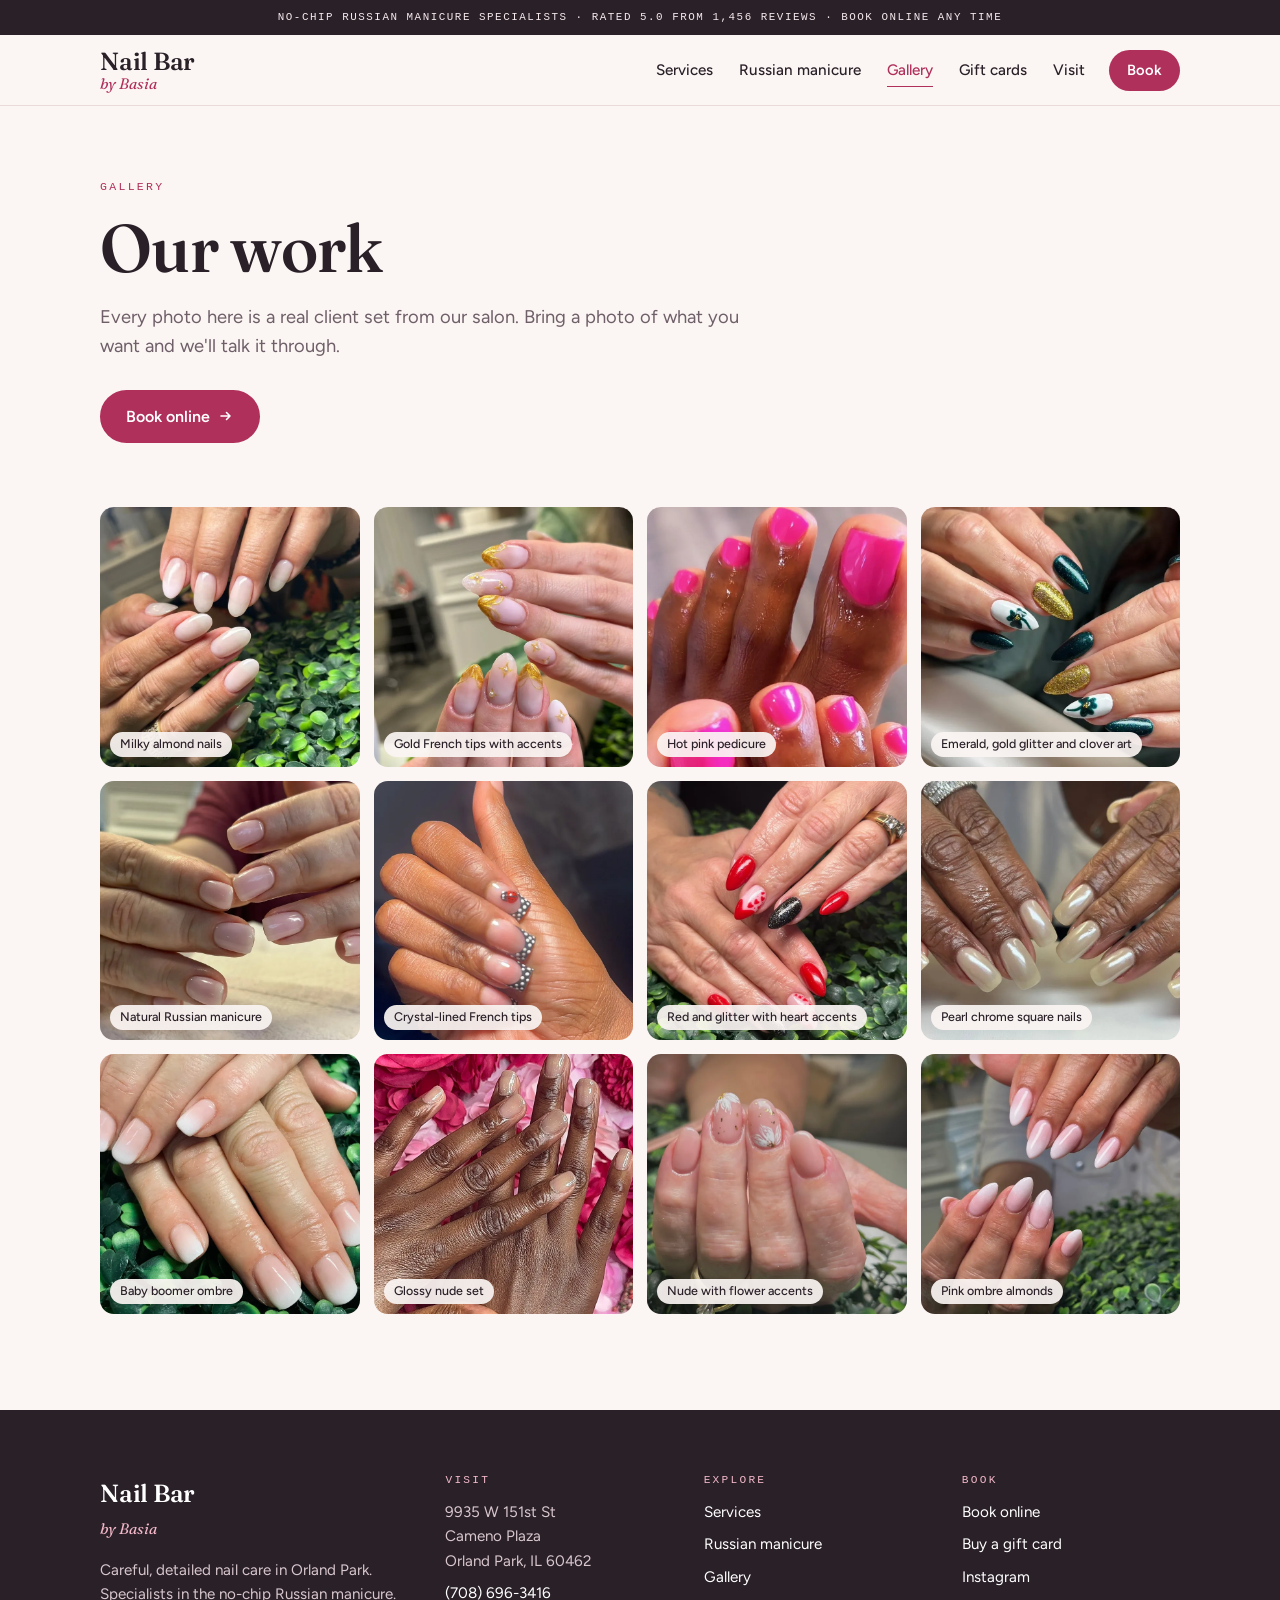
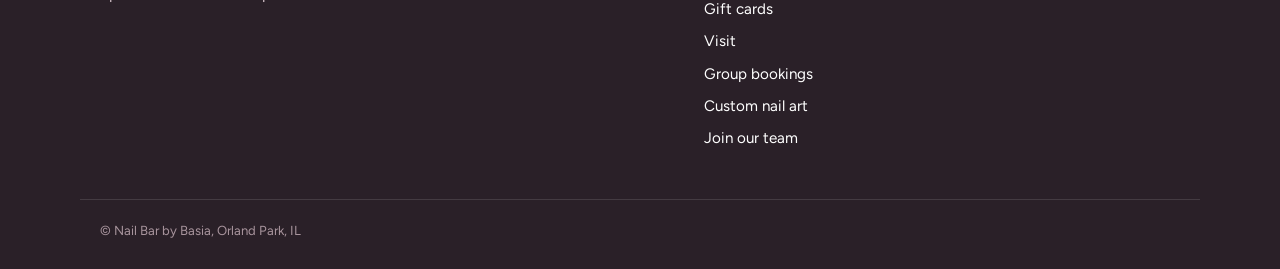
<file: gallery.html>
<!doctype html>
<html lang="en">
<head>
<meta charset="utf-8">
<meta name="viewport" content="width=device-width, initial-scale=1">
<title>Nail Gallery | Nail Bar by Basia, Orland Park</title>
<meta name="description" content="Real nail sets from Nail Bar by Basia in Orland Park: Russian manicures, ombre, French tips, chrome, gel and pedicures.">
<link rel="canonical" href="https://nailbarbybasia.com/gallery.html">

<meta property="og:title" content="Nail Gallery | Nail Bar by Basia, Orland Park">
<meta property="og:description" content="Real nail sets from Nail Bar by Basia in Orland Park: Russian manicures, ombre, French tips, chrome, gel and pedicures.">
<meta property="og:type" content="website">
<meta property="og:url" content="https://nailbarbybasia.com/gallery.html">
<meta property="og:site_name" content="Nail Bar by Basia">
<meta property="og:image" content="https://nailbarbybasia.com/img/share.jpg">
<meta property="og:image:width" content="1200">
<meta property="og:image:height" content="630">
<meta name="twitter:card" content="summary_large_image">
<link rel="icon" href="favicon.svg" type="image/svg+xml">
<link rel="preconnect" href="https://fonts.googleapis.com">
<link rel="preconnect" href="https://fonts.gstatic.com" crossorigin>
<link rel="stylesheet" href="https://fonts.googleapis.com/css2?family=Fraunces:ital,opsz,wght@0,9..144,400;0,9..144,560;1,9..144,400&family=Figtree:wght@400;500;600&display=swap">
<link rel="stylesheet" href="style.css?v=7">

</head>
<body>

<div class="announce"><div class="wrap">
  <span>No-chip Russian manicure specialists</span><span class="sep">&nbsp;·&nbsp;Rated&nbsp;5.0&nbsp;from&nbsp;1,456&nbsp;reviews</span><span class="sep">&nbsp;·&nbsp;Book&nbsp;online&nbsp;any&nbsp;time</span>
</div></div>
<header class="site-head"><div class="wrap head-row">
  <a class="logo" href="index.html" aria-label="Nail Bar by Basia home"><span class="logo-mark">Nail Bar</span><span class="logo-sub">by Basia</span></a>
  <nav class="nav" aria-label="Main"><a href="services.html">Services</a><a href="russian-manicure.html">Russian manicure</a><a href="gallery.html" aria-current="page">Gallery</a><a href="gift-cards.html">Gift cards</a><a href="visit.html">Visit</a></nav>
  <a class="btn btn-primary btn-sm" href="https://l.fresha.com/0xjfvpcwc" target="_blank" rel="noopener">Book</a>
</div></header>
<main>

<section class="page-head"><div class="wrap">
  <p class="eyebrow">Gallery</p>
  <h1>Our work</h1>
  <p class="lede">Every photo here is a real client set from our salon. Bring a photo of what you want and we'll talk it through.</p>
  <div class="cta-row"><a class="btn btn-primary" href="https://l.fresha.com/0xjfvpcwc" target="_blank" rel="noopener">Book online<svg class="arrow" viewBox="0 0 16 16" aria-hidden="true"><path d="M3 8h9M8.5 4.5L12 8l-3.5 3.5" fill="none" stroke="currentColor" stroke-width="1.6" stroke-linecap="round" stroke-linejoin="round"/></svg></a></div>
</div></section>
<section class="block block-tight"><div class="wrap"><ul class="gallery"><li><picture class=""><source srcset="img/g-ombre-almond.webp" type="image/webp"><img src="img/g-ombre-almond.jpg" alt="Milky almond nails" width="800" height="800" loading="lazy" decoding="async"></picture><span class="g-cap">Milky almond nails</span></li><li><picture class=""><source srcset="img/g-gold-french.webp" type="image/webp"><img src="img/g-gold-french.jpg" alt="Gold French tips with accents" width="800" height="800" loading="lazy" decoding="async"></picture><span class="g-cap">Gold French tips with accents</span></li><li><picture class=""><source srcset="img/g-pink-pedicure.webp" type="image/webp"><img src="img/g-pink-pedicure.jpg" alt="Hot pink pedicure" width="800" height="800" loading="lazy" decoding="async"></picture><span class="g-cap">Hot pink pedicure</span></li><li><picture class=""><source srcset="img/g-emerald-gold.webp" type="image/webp"><img src="img/g-emerald-gold.jpg" alt="Emerald, gold glitter and clover art" width="800" height="800" loading="lazy" decoding="async"></picture><span class="g-cap">Emerald, gold glitter and clover art</span></li><li><picture class=""><source srcset="img/g-natural-russian.webp" type="image/webp"><img src="img/g-natural-russian.jpg" alt="Natural Russian manicure" width="800" height="800" loading="lazy" decoding="async"></picture><span class="g-cap">Natural Russian manicure</span></li><li><picture class=""><source srcset="img/g-crystal-french.webp" type="image/webp"><img src="img/g-crystal-french.jpg" alt="Crystal-lined French tips" width="800" height="800" loading="lazy" decoding="async"></picture><span class="g-cap">Crystal-lined French tips</span></li><li><picture class=""><source srcset="img/g-holiday-red.webp" type="image/webp"><img src="img/g-holiday-red.jpg" alt="Red and glitter with heart accents" width="800" height="800" loading="lazy" decoding="async"></picture><span class="g-cap">Red and glitter with heart accents</span></li><li><picture class=""><source srcset="img/g-pearl-square.webp" type="image/webp"><img src="img/g-pearl-square.jpg" alt="Pearl chrome square nails" width="800" height="800" loading="lazy" decoding="async"></picture><span class="g-cap">Pearl chrome square nails</span></li><li><picture class=""><source srcset="img/g-baby-boomer.webp" type="image/webp"><img src="img/g-baby-boomer.jpg" alt="Baby boomer ombre" width="800" height="800" loading="lazy" decoding="async"></picture><span class="g-cap">Baby boomer ombre</span></li><li><picture class=""><source srcset="img/g-nude-gloss.webp" type="image/webp"><img src="img/g-nude-gloss.jpg" alt="Glossy nude set" width="800" height="800" loading="lazy" decoding="async"></picture><span class="g-cap">Glossy nude set</span></li><li><picture class=""><source srcset="img/g-flower-accent.webp" type="image/webp"><img src="img/g-flower-accent.jpg" alt="Nude with flower accents" width="800" height="800" loading="lazy" decoding="async"></picture><span class="g-cap">Nude with flower accents</span></li><li><picture class=""><source srcset="img/g-pink-ombre.webp" type="image/webp"><img src="img/g-pink-ombre.jpg" alt="Pink ombre almonds" width="800" height="800" loading="lazy" decoding="async"></picture><span class="g-cap">Pink ombre almonds</span></li></ul></div></section>

</main>
<footer class="site-foot"><div class="wrap foot-grid">
  <div class="foot-brand">
    <span class="logo-mark">Nail Bar</span><span class="logo-sub">by Basia</span>
    <p>Careful, detailed nail care in Orland Park. Specialists in the no-chip Russian manicure.</p>
  </div>
  <div>
    <h2 class="foot-h">Visit</h2>
    <p>9935 W 151st St<br>Cameno Plaza<br>Orland Park, IL 60462</p>
    <p><a href="tel:+17086963416">(708) 696-3416</a></p>
  </div>
  <div>
    <h2 class="foot-h">Explore</h2>
    <ul class="foot-links"><li><a href="services.html">Services</a></li><li><a href="russian-manicure.html">Russian manicure</a></li><li><a href="gallery.html">Gallery</a></li><li><a href="gift-cards.html">Gift cards</a></li><li><a href="visit.html">Visit</a></li><li><a href="group-bookings.html">Group bookings</a></li><li><a href="custom-design.html">Custom nail art</a></li><li><a href="join-our-team.html">Join our team</a></li></ul>
  </div>
  <div>
    <h2 class="foot-h">Book</h2>
    <ul class="foot-links">
      <li><a href="https://l.fresha.com/0xjfvpcwc" target="_blank" rel="noopener">Book online</a></li>
      <li><a href="https://l.fresha.com/0wj8vycqc" target="_blank" rel="noopener">Buy a gift card</a></li>
      <li><a href="https://www.instagram.com/nailbar_by_basia/" target="_blank" rel="noopener">Instagram</a></li>
    </ul>
  </div>
</div>
<div class="wrap foot-base">© Nail Bar by Basia, Orland Park, IL</div>
</footer>
<a class="sticky-book" href="https://l.fresha.com/0xjfvpcwc" target="_blank" rel="noopener">Book an appointment<svg class="arrow" viewBox="0 0 16 16" aria-hidden="true"><path d="M3 8h9M8.5 4.5L12 8l-3.5 3.5" fill="none" stroke="currentColor" stroke-width="1.6" stroke-linecap="round" stroke-linejoin="round"/></svg></a>
</body>
</html>
</file>
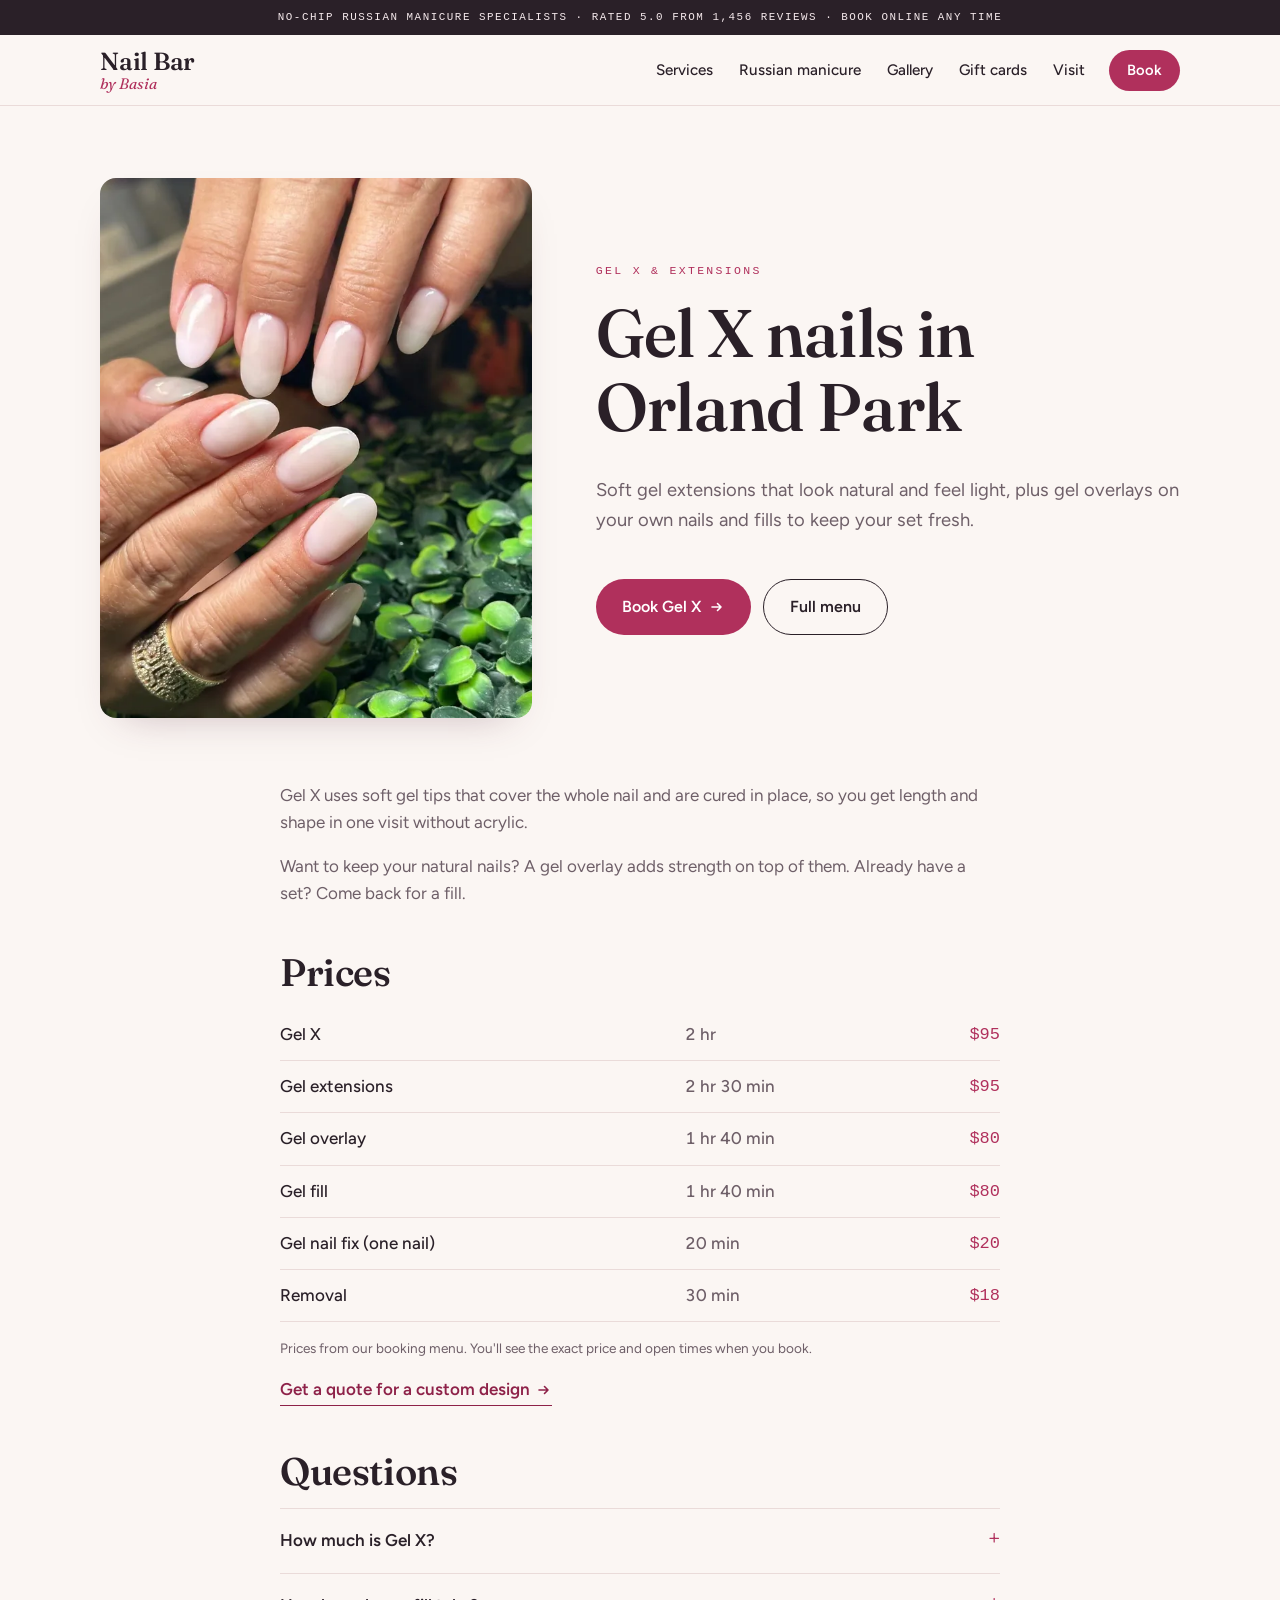
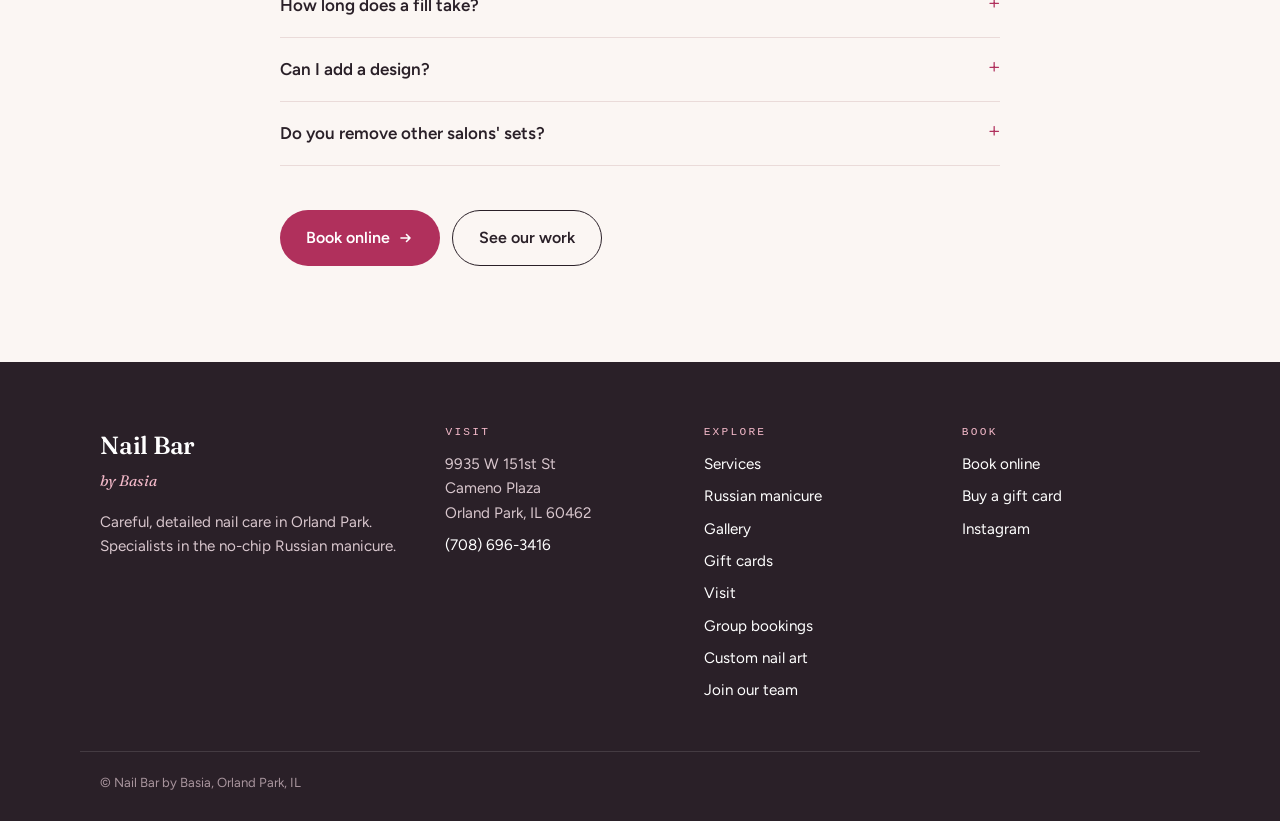
<file: gel-x-orland-park.html>
<!doctype html>
<html lang="en">
<head>
<meta charset="utf-8">
<meta name="viewport" content="width=device-width, initial-scale=1">
<title>Gel X Nails in Orland Park, IL | Nail Bar by Basia</title>
<meta name="description" content="Gel X, gel extensions, overlays and fills in Orland Park, IL. Gel X $95. Book online at Nail Bar by Basia, rated 5.0 on Fresha.">
<link rel="canonical" href="https://nailbarbybasia.com/gel-x-orland-park.html">

<meta property="og:title" content="Gel X Nails in Orland Park, IL | Nail Bar by Basia">
<meta property="og:description" content="Gel X, gel extensions, overlays and fills in Orland Park, IL. Gel X $95. Book online at Nail Bar by Basia, rated 5.0 on Fresha.">
<meta property="og:type" content="website">
<meta property="og:url" content="https://nailbarbybasia.com/gel-x-orland-park.html">
<meta property="og:site_name" content="Nail Bar by Basia">
<meta property="og:image" content="https://nailbarbybasia.com/img/share.jpg">
<meta property="og:image:width" content="1200">
<meta property="og:image:height" content="630">
<meta name="twitter:card" content="summary_large_image">
<link rel="icon" href="favicon.svg" type="image/svg+xml">
<link rel="preconnect" href="https://fonts.googleapis.com">
<link rel="preconnect" href="https://fonts.gstatic.com" crossorigin>
<link rel="stylesheet" href="https://fonts.googleapis.com/css2?family=Fraunces:ital,opsz,wght@0,9..144,400;0,9..144,560;1,9..144,400&family=Figtree:wght@400;500;600&display=swap">
<link rel="stylesheet" href="style.css?v=7">

</head>
<body>

<div class="announce"><div class="wrap">
  <span>No-chip Russian manicure specialists</span><span class="sep">&nbsp;·&nbsp;Rated&nbsp;5.0&nbsp;from&nbsp;1,456&nbsp;reviews</span><span class="sep">&nbsp;·&nbsp;Book&nbsp;online&nbsp;any&nbsp;time</span>
</div></div>
<header class="site-head"><div class="wrap head-row">
  <a class="logo" href="index.html" aria-label="Nail Bar by Basia home"><span class="logo-mark">Nail Bar</span><span class="logo-sub">by Basia</span></a>
  <nav class="nav" aria-label="Main"><a href="services.html">Services</a><a href="russian-manicure.html">Russian manicure</a><a href="gallery.html">Gallery</a><a href="gift-cards.html">Gift cards</a><a href="visit.html">Visit</a></nav>
  <a class="btn btn-primary btn-sm" href="https://l.fresha.com/0xjfvpcwc" target="_blank" rel="noopener">Book</a>
</div></header>
<main>

<section class="page-head"><div class="wrap split split-photo svc-head">
  <picture class="split-pic"><source srcset="img/g-ombre-almond.webp" type="image/webp"><img src="img/g-ombre-almond.jpg" alt="Milky almond nails done at Nail Bar by Basia" width="800" height="800" fetchpriority="high"></picture>
  <div>
    <p class="eyebrow">Gel X &amp; extensions</p>
    <h1>Gel X nails in Orland Park</h1>
    <p class="lede">Soft gel extensions that look natural and feel light, plus gel overlays on your own nails and fills to keep your set fresh.</p>
    <div class="cta-row"><a class="btn btn-primary" href="https://l.fresha.com/0xjfvpcwc" target="_blank" rel="noopener">Book Gel X<svg class="arrow" viewBox="0 0 16 16" aria-hidden="true"><path d="M3 8h9M8.5 4.5L12 8l-3.5 3.5" fill="none" stroke="currentColor" stroke-width="1.6" stroke-linecap="round" stroke-linejoin="round"/></svg></a><a class="btn btn-ghost" href="services.html">Full menu</a></div>
  </div>
</div></section>
<section class="block block-tight"><div class="wrap narrow prose">
  <p>Gel X uses soft gel tips that cover the whole nail and are cured in place, so you get length and shape in one visit without acrylic.</p><p>Want to keep your natural nails? A gel overlay adds strength on top of them. Already have a set? Come back for a fill.</p>
  <h2>Prices</h2>
  <table class="price-table"><tr><th scope="row">Gel X</th><td>2 hr</td><td>$95</td></tr><tr><th scope="row">Gel extensions</th><td>2 hr 30 min</td><td>$95</td></tr><tr><th scope="row">Gel overlay</th><td>1 hr 40 min</td><td>$80</td></tr><tr><th scope="row">Gel fill</th><td>1 hr 40 min</td><td>$80</td></tr><tr><th scope="row">Gel nail fix (one nail)</th><td>20 min</td><td>$20</td></tr><tr><th scope="row">Removal</th><td>30 min</td><td>$18</td></tr></table>
  <p class="note">Prices from our booking menu. You'll see the exact price and open times when you book.</p>
  <p><a class="text-link" href="custom-design.html">Get a quote for a custom design<svg class="arrow" viewBox="0 0 16 16" aria-hidden="true"><path d="M3 8h9M8.5 4.5L12 8l-3.5 3.5" fill="none" stroke="currentColor" stroke-width="1.6" stroke-linecap="round" stroke-linejoin="round"/></svg></a></p>
  <h2>Questions</h2>
  <div class="faq"><details><summary>How much is Gel X?</summary><p>Gel X is $95 and takes about 2 hours.</p></details><details><summary>How long does a fill take?</summary><p>Plan on about 1 hour 40 minutes. A gel fill is $80.</p></details><details><summary>Can I add a design?</summary><p>Yes. Custom nail design starts at $15 on top of your service. Send us a photo for a quote.</p></details><details><summary>Do you remove other salons&#x27; sets?</summary><p>Yes. Removal of acrylic, dip powder or gel is $18 and takes about 30 minutes.</p></details></div>
  <div class="cta-row"><a class="btn btn-primary" href="https://l.fresha.com/0xjfvpcwc" target="_blank" rel="noopener">Book online<svg class="arrow" viewBox="0 0 16 16" aria-hidden="true"><path d="M3 8h9M8.5 4.5L12 8l-3.5 3.5" fill="none" stroke="currentColor" stroke-width="1.6" stroke-linecap="round" stroke-linejoin="round"/></svg></a><a class="btn btn-ghost" href="gallery.html">See our work</a></div>
</div></section>
<script type="application/ld+json">{"@context": "https://schema.org", "@type": "FAQPage", "mainEntity": [{"@type": "Question", "name": "How much is Gel X?", "acceptedAnswer": {"@type": "Answer", "text": "Gel X is $95 and takes about 2 hours."}}, {"@type": "Question", "name": "How long does a fill take?", "acceptedAnswer": {"@type": "Answer", "text": "Plan on about 1 hour 40 minutes. A gel fill is $80."}}, {"@type": "Question", "name": "Can I add a design?", "acceptedAnswer": {"@type": "Answer", "text": "Yes. Custom nail design starts at $15 on top of your service. Send us a photo for a quote."}}, {"@type": "Question", "name": "Do you remove other salons' sets?", "acceptedAnswer": {"@type": "Answer", "text": "Yes. Removal of acrylic, dip powder or gel is $18 and takes about 30 minutes."}}]}</script>

</main>
<footer class="site-foot"><div class="wrap foot-grid">
  <div class="foot-brand">
    <span class="logo-mark">Nail Bar</span><span class="logo-sub">by Basia</span>
    <p>Careful, detailed nail care in Orland Park. Specialists in the no-chip Russian manicure.</p>
  </div>
  <div>
    <h2 class="foot-h">Visit</h2>
    <p>9935 W 151st St<br>Cameno Plaza<br>Orland Park, IL 60462</p>
    <p><a href="tel:+17086963416">(708) 696-3416</a></p>
  </div>
  <div>
    <h2 class="foot-h">Explore</h2>
    <ul class="foot-links"><li><a href="services.html">Services</a></li><li><a href="russian-manicure.html">Russian manicure</a></li><li><a href="gallery.html">Gallery</a></li><li><a href="gift-cards.html">Gift cards</a></li><li><a href="visit.html">Visit</a></li><li><a href="group-bookings.html">Group bookings</a></li><li><a href="custom-design.html">Custom nail art</a></li><li><a href="join-our-team.html">Join our team</a></li></ul>
  </div>
  <div>
    <h2 class="foot-h">Book</h2>
    <ul class="foot-links">
      <li><a href="https://l.fresha.com/0xjfvpcwc" target="_blank" rel="noopener">Book online</a></li>
      <li><a href="https://l.fresha.com/0wj8vycqc" target="_blank" rel="noopener">Buy a gift card</a></li>
      <li><a href="https://www.instagram.com/nailbar_by_basia/" target="_blank" rel="noopener">Instagram</a></li>
    </ul>
  </div>
</div>
<div class="wrap foot-base">© Nail Bar by Basia, Orland Park, IL</div>
</footer>
<a class="sticky-book" href="https://l.fresha.com/0xjfvpcwc" target="_blank" rel="noopener">Book an appointment<svg class="arrow" viewBox="0 0 16 16" aria-hidden="true"><path d="M3 8h9M8.5 4.5L12 8l-3.5 3.5" fill="none" stroke="currentColor" stroke-width="1.6" stroke-linecap="round" stroke-linejoin="round"/></svg></a>
</body>
</html>
</file>
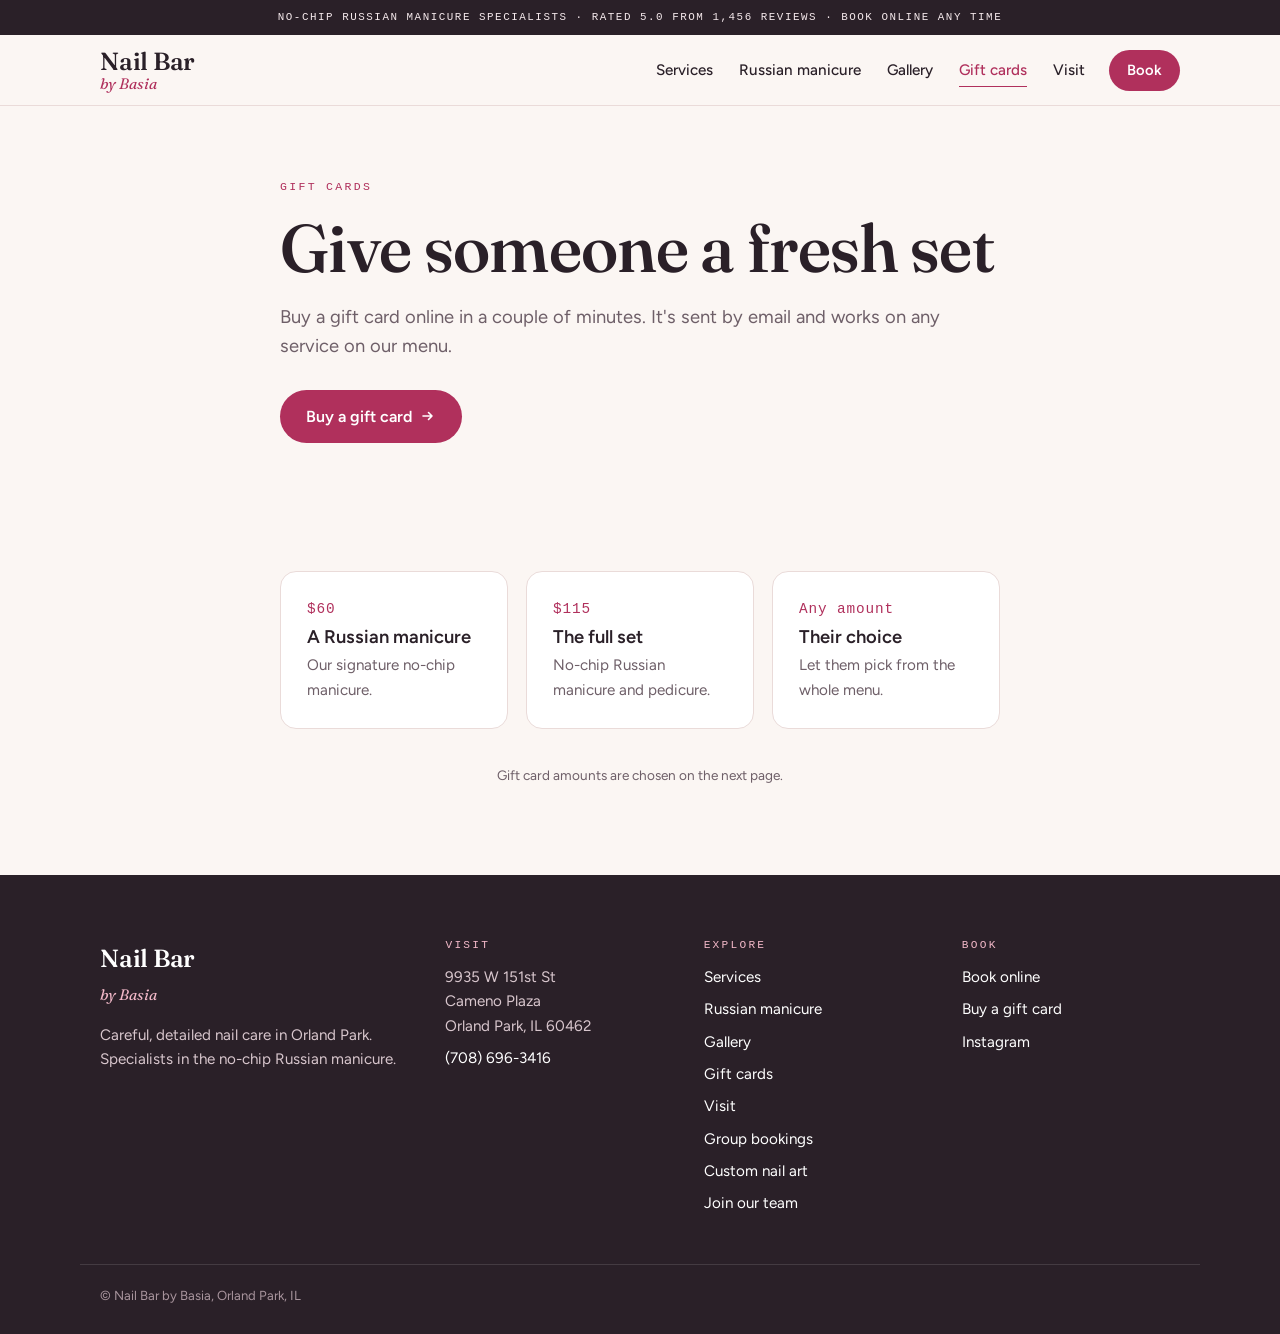
<file: gift-cards.html>
<!doctype html>
<html lang="en">
<head>
<meta charset="utf-8">
<meta name="viewport" content="width=device-width, initial-scale=1">
<title>Gift Cards | Nail Bar by Basia, Orland Park</title>
<meta name="description" content="Buy a Nail Bar by Basia gift card online. Sent by email, good for any service at our Orland Park salon.">
<link rel="canonical" href="https://nailbarbybasia.com/gift-cards.html">

<meta property="og:title" content="Gift Cards | Nail Bar by Basia, Orland Park">
<meta property="og:description" content="Buy a Nail Bar by Basia gift card online. Sent by email, good for any service at our Orland Park salon.">
<meta property="og:type" content="website">
<meta property="og:url" content="https://nailbarbybasia.com/gift-cards.html">
<meta property="og:site_name" content="Nail Bar by Basia">
<meta property="og:image" content="https://nailbarbybasia.com/img/share.jpg">
<meta property="og:image:width" content="1200">
<meta property="og:image:height" content="630">
<meta name="twitter:card" content="summary_large_image">
<link rel="icon" href="favicon.svg" type="image/svg+xml">
<link rel="preconnect" href="https://fonts.googleapis.com">
<link rel="preconnect" href="https://fonts.gstatic.com" crossorigin>
<link rel="stylesheet" href="https://fonts.googleapis.com/css2?family=Fraunces:ital,opsz,wght@0,9..144,400;0,9..144,560;1,9..144,400&family=Figtree:wght@400;500;600&display=swap">
<link rel="stylesheet" href="style.css?v=7">

</head>
<body>

<div class="announce"><div class="wrap">
  <span>No-chip Russian manicure specialists</span><span class="sep">&nbsp;·&nbsp;Rated&nbsp;5.0&nbsp;from&nbsp;1,456&nbsp;reviews</span><span class="sep">&nbsp;·&nbsp;Book&nbsp;online&nbsp;any&nbsp;time</span>
</div></div>
<header class="site-head"><div class="wrap head-row">
  <a class="logo" href="index.html" aria-label="Nail Bar by Basia home"><span class="logo-mark">Nail Bar</span><span class="logo-sub">by Basia</span></a>
  <nav class="nav" aria-label="Main"><a href="services.html">Services</a><a href="russian-manicure.html">Russian manicure</a><a href="gallery.html">Gallery</a><a href="gift-cards.html" aria-current="page">Gift cards</a><a href="visit.html">Visit</a></nav>
  <a class="btn btn-primary btn-sm" href="https://l.fresha.com/0xjfvpcwc" target="_blank" rel="noopener">Book</a>
</div></header>
<main>

<section class="page-head"><div class="wrap narrow">
  <p class="eyebrow">Gift cards</p>
  <h1>Give someone a fresh set</h1>
  <p class="lede">Buy a gift card online in a couple of minutes. It's sent by email and works on any service on our menu.</p>
  <div class="cta-row"><a class="btn btn-primary" href="https://l.fresha.com/0wj8vycqc" target="_blank" rel="noopener">Buy a gift card<svg class="arrow" viewBox="0 0 16 16" aria-hidden="true"><path d="M3 8h9M8.5 4.5L12 8l-3.5 3.5" fill="none" stroke="currentColor" stroke-width="1.6" stroke-linecap="round" stroke-linejoin="round"/></svg></a></div>
</div></section>
<section class="block"><div class="wrap narrow">
  <div class="gift-ideas">
    <div><span class="gi-price">$60</span><h3>A Russian manicure</h3><p>Our signature no-chip manicure.</p></div>
    <div><span class="gi-price">$115</span><h3>The full set</h3><p>No-chip Russian manicure and pedicure.</p></div>
    <div><span class="gi-price">Any amount</span><h3>Their choice</h3><p>Let them pick from the whole menu.</p></div>
  </div>
  <p class="note center">Gift card amounts are chosen on the next page.</p>
</div></section>

</main>
<footer class="site-foot"><div class="wrap foot-grid">
  <div class="foot-brand">
    <span class="logo-mark">Nail Bar</span><span class="logo-sub">by Basia</span>
    <p>Careful, detailed nail care in Orland Park. Specialists in the no-chip Russian manicure.</p>
  </div>
  <div>
    <h2 class="foot-h">Visit</h2>
    <p>9935 W 151st St<br>Cameno Plaza<br>Orland Park, IL 60462</p>
    <p><a href="tel:+17086963416">(708) 696-3416</a></p>
  </div>
  <div>
    <h2 class="foot-h">Explore</h2>
    <ul class="foot-links"><li><a href="services.html">Services</a></li><li><a href="russian-manicure.html">Russian manicure</a></li><li><a href="gallery.html">Gallery</a></li><li><a href="gift-cards.html">Gift cards</a></li><li><a href="visit.html">Visit</a></li><li><a href="group-bookings.html">Group bookings</a></li><li><a href="custom-design.html">Custom nail art</a></li><li><a href="join-our-team.html">Join our team</a></li></ul>
  </div>
  <div>
    <h2 class="foot-h">Book</h2>
    <ul class="foot-links">
      <li><a href="https://l.fresha.com/0xjfvpcwc" target="_blank" rel="noopener">Book online</a></li>
      <li><a href="https://l.fresha.com/0wj8vycqc" target="_blank" rel="noopener">Buy a gift card</a></li>
      <li><a href="https://www.instagram.com/nailbar_by_basia/" target="_blank" rel="noopener">Instagram</a></li>
    </ul>
  </div>
</div>
<div class="wrap foot-base">© Nail Bar by Basia, Orland Park, IL</div>
</footer>
<a class="sticky-book" href="https://l.fresha.com/0xjfvpcwc" target="_blank" rel="noopener">Book an appointment<svg class="arrow" viewBox="0 0 16 16" aria-hidden="true"><path d="M3 8h9M8.5 4.5L12 8l-3.5 3.5" fill="none" stroke="currentColor" stroke-width="1.6" stroke-linecap="round" stroke-linejoin="round"/></svg></a>
</body>
</html>
</file>
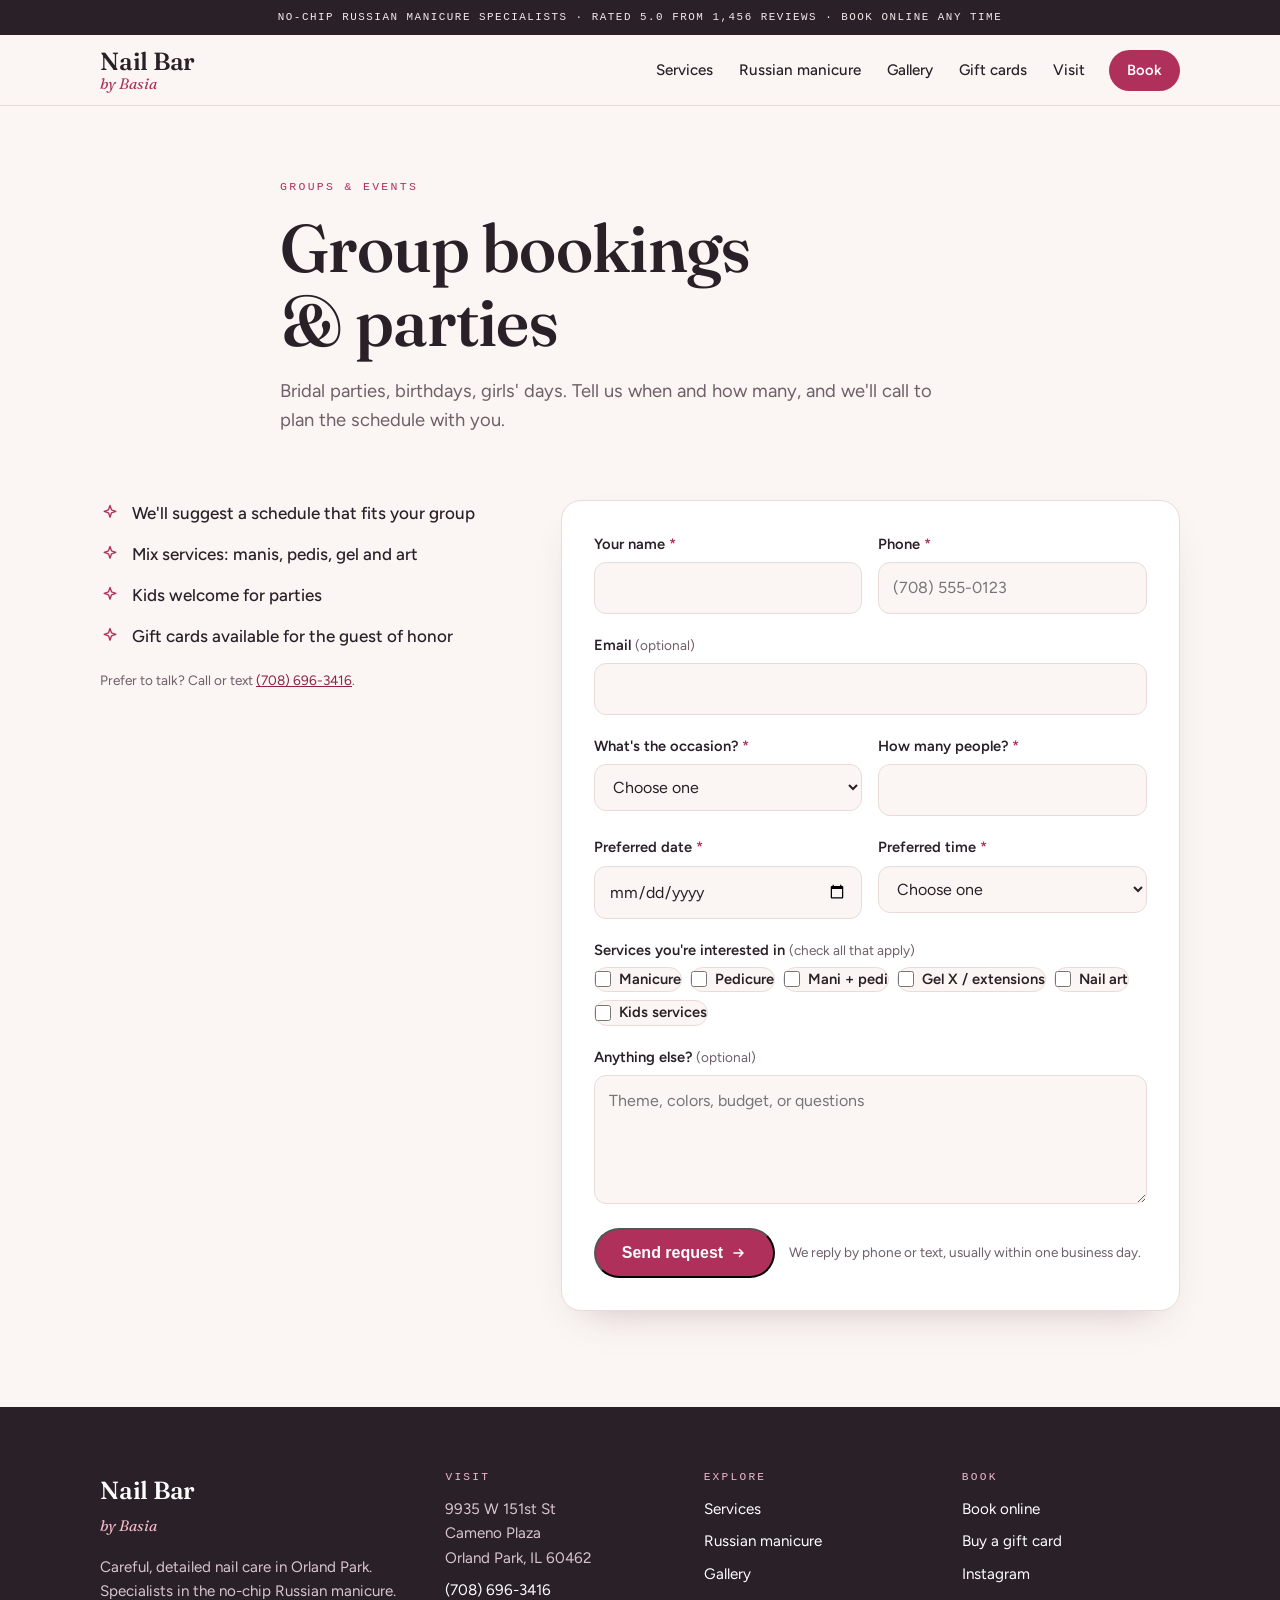
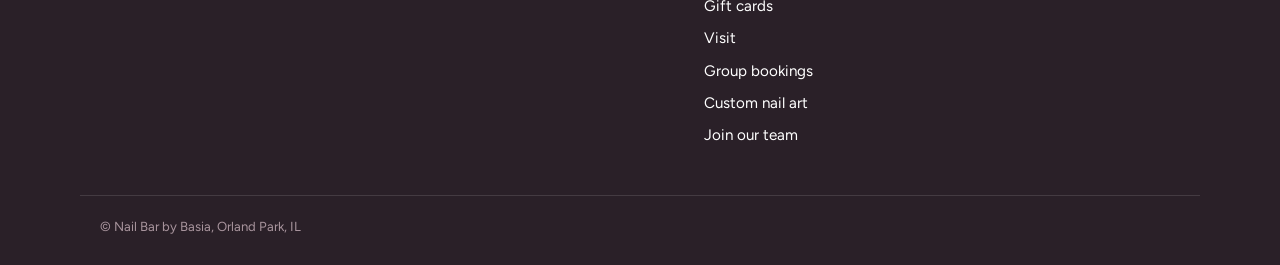
<file: group-bookings.html>
<!doctype html>
<html lang="en">
<head>
<meta charset="utf-8">
<meta name="viewport" content="width=device-width, initial-scale=1">
<title>Group Nail Appointments &amp; Bridal Parties | Nail Bar by Basia</title>
<meta name="description" content="Plan a bridal party, birthday or girls&#x27; day at Nail Bar by Basia in Orland Park. Tell us your date and group size.">
<link rel="canonical" href="https://nailbarbybasia.com/group-bookings.html">

<meta property="og:title" content="Group Nail Appointments &amp; Bridal Parties | Nail Bar by Basia">
<meta property="og:description" content="Plan a bridal party, birthday or girls&#x27; day at Nail Bar by Basia in Orland Park. Tell us your date and group size.">
<meta property="og:type" content="website">
<meta property="og:url" content="https://nailbarbybasia.com/group-bookings.html">
<meta property="og:site_name" content="Nail Bar by Basia">
<meta property="og:image" content="https://nailbarbybasia.com/img/share.jpg">
<meta property="og:image:width" content="1200">
<meta property="og:image:height" content="630">
<meta name="twitter:card" content="summary_large_image">
<link rel="icon" href="favicon.svg" type="image/svg+xml">
<link rel="preconnect" href="https://fonts.googleapis.com">
<link rel="preconnect" href="https://fonts.gstatic.com" crossorigin>
<link rel="stylesheet" href="https://fonts.googleapis.com/css2?family=Fraunces:ital,opsz,wght@0,9..144,400;0,9..144,560;1,9..144,400&family=Figtree:wght@400;500;600&display=swap">
<link rel="stylesheet" href="style.css?v=7">

</head>
<body>

<div class="announce"><div class="wrap">
  <span>No-chip Russian manicure specialists</span><span class="sep">&nbsp;·&nbsp;Rated&nbsp;5.0&nbsp;from&nbsp;1,456&nbsp;reviews</span><span class="sep">&nbsp;·&nbsp;Book&nbsp;online&nbsp;any&nbsp;time</span>
</div></div>
<header class="site-head"><div class="wrap head-row">
  <a class="logo" href="index.html" aria-label="Nail Bar by Basia home"><span class="logo-mark">Nail Bar</span><span class="logo-sub">by Basia</span></a>
  <nav class="nav" aria-label="Main"><a href="services.html">Services</a><a href="russian-manicure.html">Russian manicure</a><a href="gallery.html">Gallery</a><a href="gift-cards.html">Gift cards</a><a href="visit.html">Visit</a></nav>
  <a class="btn btn-primary btn-sm" href="https://l.fresha.com/0xjfvpcwc" target="_blank" rel="noopener">Book</a>
</div></header>
<main>

<section class="page-head"><div class="wrap narrow">
  <p class="eyebrow">Groups &amp; events</p>
  <h1>Group bookings &amp; parties</h1>
  <p class="lede">Bridal parties, birthdays, girls&#x27; days. Tell us when and how many, and we&#x27;ll call to plan the schedule with you.</p>
</div></section>
<section class="block block-tight"><div class="wrap form-wrap">
  <aside class="form-aside"><ul class="points"><li><svg viewBox="0 0 24 24" aria-hidden="true"><path d="M12 3l1.8 5.2L19 10l-5.2 1.8L12 17l-1.8-5.2L5 10l5.2-1.8z" fill="none" stroke="currentColor" stroke-width="1.6" stroke-linejoin="round"/></svg><span>We&#x27;ll suggest a schedule that fits your group</span></li><li><svg viewBox="0 0 24 24" aria-hidden="true"><path d="M12 3l1.8 5.2L19 10l-5.2 1.8L12 17l-1.8-5.2L5 10l5.2-1.8z" fill="none" stroke="currentColor" stroke-width="1.6" stroke-linejoin="round"/></svg><span>Mix services: manis, pedis, gel and art</span></li><li><svg viewBox="0 0 24 24" aria-hidden="true"><path d="M12 3l1.8 5.2L19 10l-5.2 1.8L12 17l-1.8-5.2L5 10l5.2-1.8z" fill="none" stroke="currentColor" stroke-width="1.6" stroke-linejoin="round"/></svg><span>Kids welcome for parties</span></li><li><svg viewBox="0 0 24 24" aria-hidden="true"><path d="M12 3l1.8 5.2L19 10l-5.2 1.8L12 17l-1.8-5.2L5 10l5.2-1.8z" fill="none" stroke="currentColor" stroke-width="1.6" stroke-linejoin="round"/></svg><span>Gift cards available for the guest of honor</span></li></ul>
    <p class="note">Prefer to talk? Call or text <a href="tel:+17086963416">(708) 696-3416</a>.</p></aside>
  <form class="nb-form" action="https://formsubmit.co/d94d6116fcfd4ec698d6fb868c896f1c" method="POST"><input type="hidden" name="_subject" value="Group booking request"><input type="hidden" name="_next" value="https://nailbarbybasia.com/thanks.html"><input type="hidden" name="_template" value="table"><input type="text" name="_honey" class="hp" tabindex="-1" autocomplete="off" aria-hidden="true"><div class="fld half"><label for="f-name">Your name <span class="req" aria-hidden="true">*</span></label><input id="f-name" type="text" name="Name" placeholder="" required></div><div class="fld half"><label for="f-phone">Phone <span class="req" aria-hidden="true">*</span></label><input id="f-phone" type="tel" name="Phone" placeholder="(708) 555-0123" required></div><div class="fld"><label for="f-email">Email <span class="opt">(optional)</span></label><input id="f-email" type="email" name="email" placeholder=""></div><div class="fld half"><label for="f-occasion">What&#x27;s the occasion? <span class="req" aria-hidden="true">*</span></label><select id="f-occasion" name="Occasion" required><option value="">Choose one</option><option>Bridal party</option><option>Birthday</option><option>Girls&#x27; day out</option><option>Prom or homecoming</option><option>Kids&#x27; party</option><option>Other</option></select></div><div class="fld half"><label for="f-group-size">How many people? <span class="req" aria-hidden="true">*</span></label><input id="f-group-size" type="number" name="Group size" placeholder="" required min="2" max="30"></div><div class="fld half"><label for="f-date">Preferred date <span class="req" aria-hidden="true">*</span></label><input id="f-date" type="date" name="Date" placeholder="" required></div><div class="fld half"><label for="f-time">Preferred time <span class="req" aria-hidden="true">*</span></label><select id="f-time" name="Time" required><option value="">Choose one</option><option>Morning</option><option>Midday</option><option>Afternoon</option><option>Evening</option><option>Flexible</option></select></div><fieldset class="fld"><legend>Services you&#x27;re interested in <span class="opt">(check all that apply)</span></legend><div class="chk-grid"><label class="chk"><input type="checkbox" name="Services" value="Manicure"><span>Manicure</span></label><label class="chk"><input type="checkbox" name="Services" value="Pedicure"><span>Pedicure</span></label><label class="chk"><input type="checkbox" name="Services" value="Mani + pedi"><span>Mani + pedi</span></label><label class="chk"><input type="checkbox" name="Services" value="Gel X / extensions"><span>Gel X / extensions</span></label><label class="chk"><input type="checkbox" name="Services" value="Nail art"><span>Nail art</span></label><label class="chk"><input type="checkbox" name="Services" value="Kids services"><span>Kids services</span></label></div></fieldset><div class="fld"><label for="f-notes">Anything else? <span class="opt">(optional)</span></label><textarea id="f-notes" name="Notes" rows="4" placeholder="Theme, colors, budget, or questions"></textarea></div><div class="form-foot"><button class="btn btn-primary" type="submit">Send request<svg class="arrow" viewBox="0 0 16 16" aria-hidden="true"><path d="M3 8h9M8.5 4.5L12 8l-3.5 3.5" fill="none" stroke="currentColor" stroke-width="1.6" stroke-linecap="round" stroke-linejoin="round"/></svg></button><p class="note">We reply by phone or text, usually within one business day.</p></div></form>
</div></section>

</main>
<footer class="site-foot"><div class="wrap foot-grid">
  <div class="foot-brand">
    <span class="logo-mark">Nail Bar</span><span class="logo-sub">by Basia</span>
    <p>Careful, detailed nail care in Orland Park. Specialists in the no-chip Russian manicure.</p>
  </div>
  <div>
    <h2 class="foot-h">Visit</h2>
    <p>9935 W 151st St<br>Cameno Plaza<br>Orland Park, IL 60462</p>
    <p><a href="tel:+17086963416">(708) 696-3416</a></p>
  </div>
  <div>
    <h2 class="foot-h">Explore</h2>
    <ul class="foot-links"><li><a href="services.html">Services</a></li><li><a href="russian-manicure.html">Russian manicure</a></li><li><a href="gallery.html">Gallery</a></li><li><a href="gift-cards.html">Gift cards</a></li><li><a href="visit.html">Visit</a></li><li><a href="group-bookings.html">Group bookings</a></li><li><a href="custom-design.html">Custom nail art</a></li><li><a href="join-our-team.html">Join our team</a></li></ul>
  </div>
  <div>
    <h2 class="foot-h">Book</h2>
    <ul class="foot-links">
      <li><a href="https://l.fresha.com/0xjfvpcwc" target="_blank" rel="noopener">Book online</a></li>
      <li><a href="https://l.fresha.com/0wj8vycqc" target="_blank" rel="noopener">Buy a gift card</a></li>
      <li><a href="https://www.instagram.com/nailbar_by_basia/" target="_blank" rel="noopener">Instagram</a></li>
    </ul>
  </div>
</div>
<div class="wrap foot-base">© Nail Bar by Basia, Orland Park, IL</div>
</footer>
<a class="sticky-book" href="https://l.fresha.com/0xjfvpcwc" target="_blank" rel="noopener">Book an appointment<svg class="arrow" viewBox="0 0 16 16" aria-hidden="true"><path d="M3 8h9M8.5 4.5L12 8l-3.5 3.5" fill="none" stroke="currentColor" stroke-width="1.6" stroke-linecap="round" stroke-linejoin="round"/></svg></a>
</body>
</html>
</file>
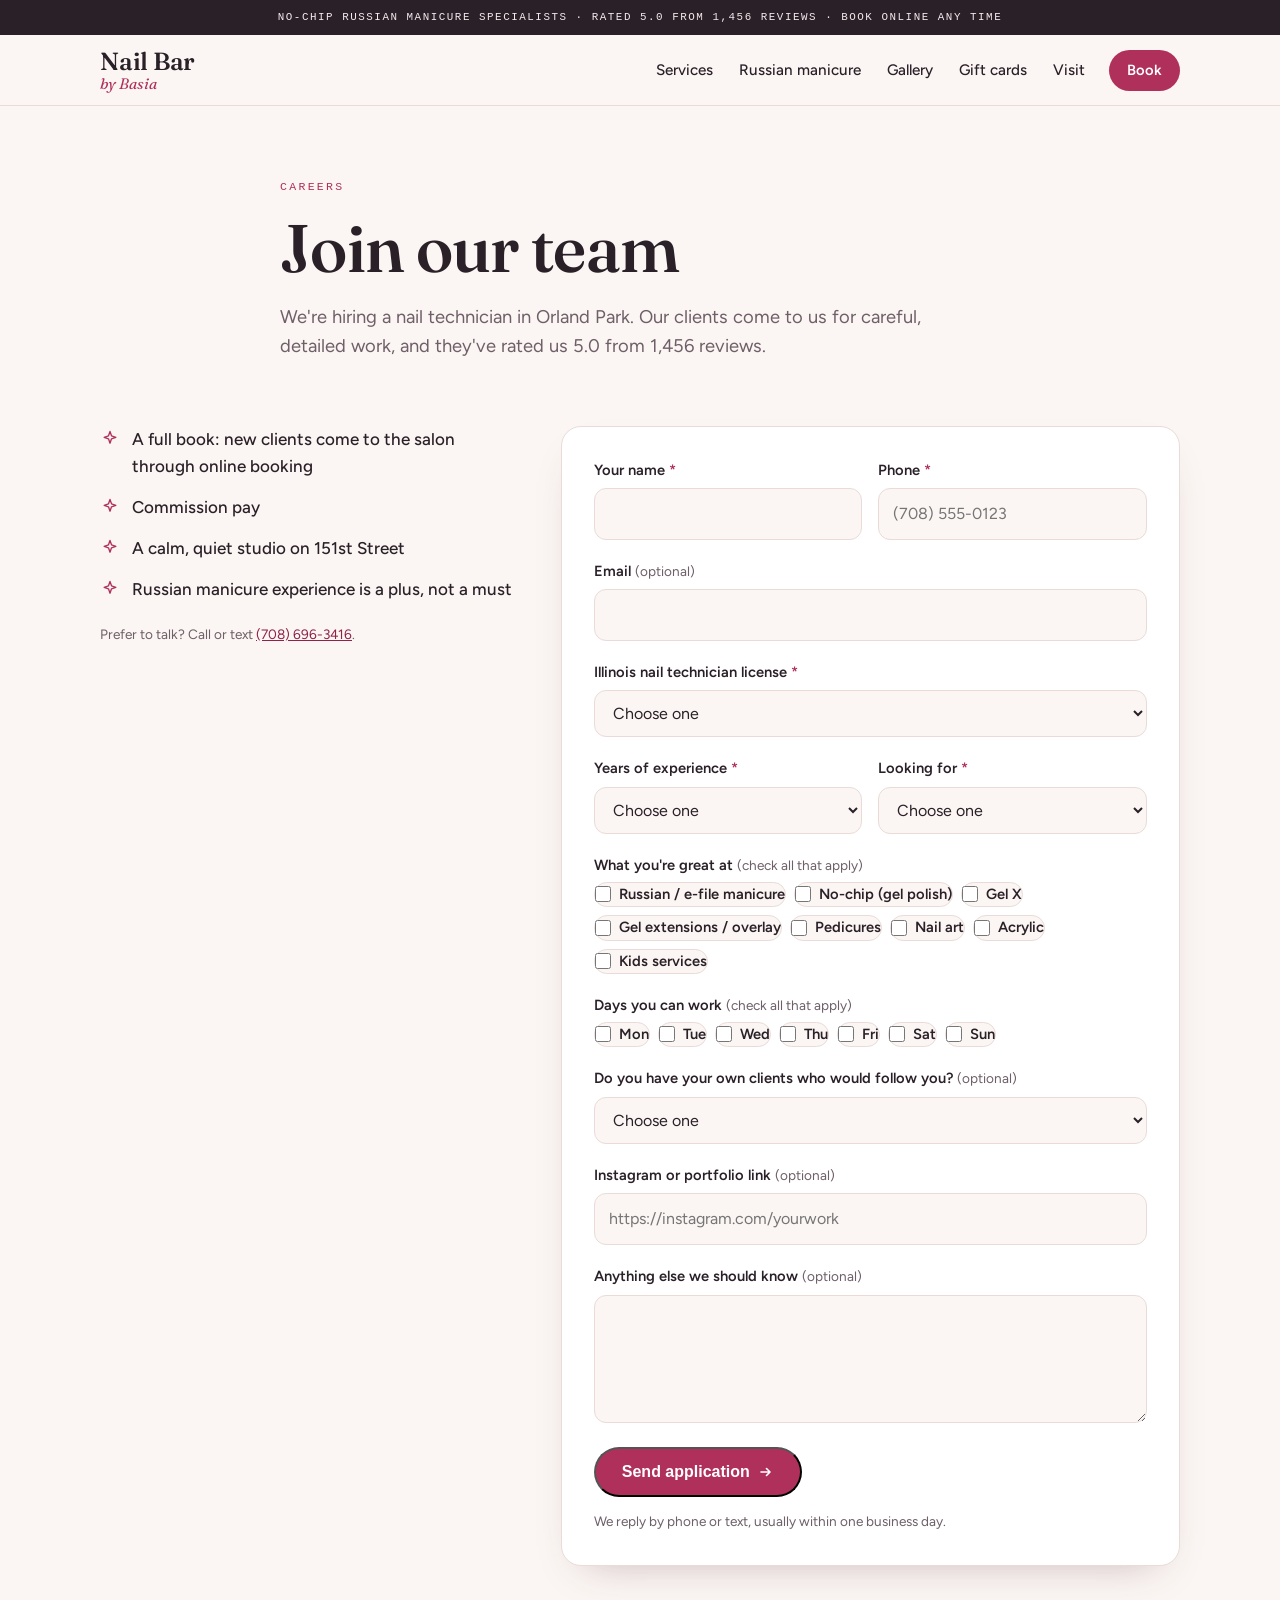
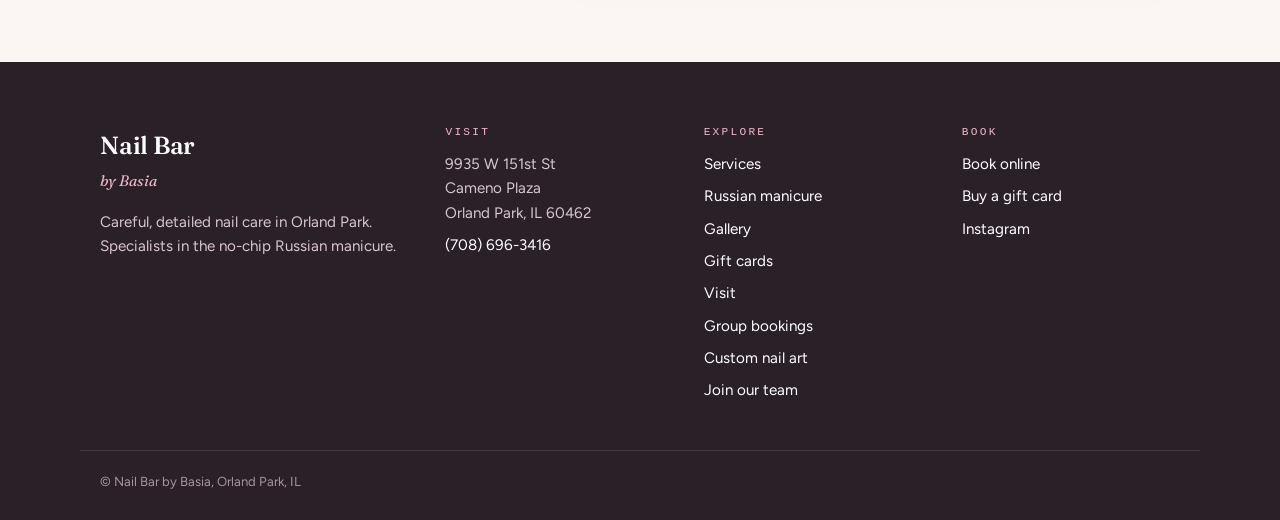
<file: join-our-team.html>
<!doctype html>
<html lang="en">
<head>
<meta charset="utf-8">
<meta name="viewport" content="width=device-width, initial-scale=1">
<title>Join Our Team | Nail Tech Jobs at Nail Bar by Basia, Orland Park</title>
<meta name="description" content="Nail Bar by Basia in Orland Park, IL is hiring nail technicians. Steady clients from a 5.0-rated salon. Apply online.">
<link rel="canonical" href="https://nailbarbybasia.com/join-our-team.html">

<meta property="og:title" content="Join Our Team | Nail Tech Jobs at Nail Bar by Basia, Orland Park">
<meta property="og:description" content="Nail Bar by Basia in Orland Park, IL is hiring nail technicians. Steady clients from a 5.0-rated salon. Apply online.">
<meta property="og:type" content="website">
<meta property="og:url" content="https://nailbarbybasia.com/join-our-team.html">
<meta property="og:site_name" content="Nail Bar by Basia">
<meta property="og:image" content="https://nailbarbybasia.com/img/share.jpg">
<meta property="og:image:width" content="1200">
<meta property="og:image:height" content="630">
<meta name="twitter:card" content="summary_large_image">
<link rel="icon" href="favicon.svg" type="image/svg+xml">
<link rel="preconnect" href="https://fonts.googleapis.com">
<link rel="preconnect" href="https://fonts.gstatic.com" crossorigin>
<link rel="stylesheet" href="https://fonts.googleapis.com/css2?family=Fraunces:ital,opsz,wght@0,9..144,400;0,9..144,560;1,9..144,400&family=Figtree:wght@400;500;600&display=swap">
<link rel="stylesheet" href="style.css?v=7">

</head>
<body>

<div class="announce"><div class="wrap">
  <span>No-chip Russian manicure specialists</span><span class="sep">&nbsp;·&nbsp;Rated&nbsp;5.0&nbsp;from&nbsp;1,456&nbsp;reviews</span><span class="sep">&nbsp;·&nbsp;Book&nbsp;online&nbsp;any&nbsp;time</span>
</div></div>
<header class="site-head"><div class="wrap head-row">
  <a class="logo" href="index.html" aria-label="Nail Bar by Basia home"><span class="logo-mark">Nail Bar</span><span class="logo-sub">by Basia</span></a>
  <nav class="nav" aria-label="Main"><a href="services.html">Services</a><a href="russian-manicure.html">Russian manicure</a><a href="gallery.html">Gallery</a><a href="gift-cards.html">Gift cards</a><a href="visit.html">Visit</a></nav>
  <a class="btn btn-primary btn-sm" href="https://l.fresha.com/0xjfvpcwc" target="_blank" rel="noopener">Book</a>
</div></header>
<main>

<section class="page-head"><div class="wrap narrow">
  <p class="eyebrow">Careers</p>
  <h1>Join our team</h1>
  <p class="lede">We&#x27;re hiring a nail technician in Orland Park. Our clients come to us for careful, detailed work, and they&#x27;ve rated us 5.0 from 1,456 reviews.</p>
</div></section>
<section class="block block-tight"><div class="wrap form-wrap">
  <aside class="form-aside"><ul class="points"><li><svg viewBox="0 0 24 24" aria-hidden="true"><path d="M12 3l1.8 5.2L19 10l-5.2 1.8L12 17l-1.8-5.2L5 10l5.2-1.8z" fill="none" stroke="currentColor" stroke-width="1.6" stroke-linejoin="round"/></svg><span>A full book: new clients come to the salon through online booking</span></li><li><svg viewBox="0 0 24 24" aria-hidden="true"><path d="M12 3l1.8 5.2L19 10l-5.2 1.8L12 17l-1.8-5.2L5 10l5.2-1.8z" fill="none" stroke="currentColor" stroke-width="1.6" stroke-linejoin="round"/></svg><span>Commission pay</span></li><li><svg viewBox="0 0 24 24" aria-hidden="true"><path d="M12 3l1.8 5.2L19 10l-5.2 1.8L12 17l-1.8-5.2L5 10l5.2-1.8z" fill="none" stroke="currentColor" stroke-width="1.6" stroke-linejoin="round"/></svg><span>A calm, quiet studio on 151st Street</span></li><li><svg viewBox="0 0 24 24" aria-hidden="true"><path d="M12 3l1.8 5.2L19 10l-5.2 1.8L12 17l-1.8-5.2L5 10l5.2-1.8z" fill="none" stroke="currentColor" stroke-width="1.6" stroke-linejoin="round"/></svg><span>Russian manicure experience is a plus, not a must</span></li></ul>
    <p class="note">Prefer to talk? Call or text <a href="tel:+17086963416">(708) 696-3416</a>.</p></aside>
  <form class="nb-form" action="https://formsubmit.co/d94d6116fcfd4ec698d6fb868c896f1c" method="POST"><input type="hidden" name="_subject" value="New job application: Nail technician"><input type="hidden" name="_next" value="https://nailbarbybasia.com/thanks.html"><input type="hidden" name="_template" value="table"><input type="text" name="_honey" class="hp" tabindex="-1" autocomplete="off" aria-hidden="true"><div class="fld half"><label for="f-name">Your name <span class="req" aria-hidden="true">*</span></label><input id="f-name" type="text" name="Name" placeholder="" required></div><div class="fld half"><label for="f-phone">Phone <span class="req" aria-hidden="true">*</span></label><input id="f-phone" type="tel" name="Phone" placeholder="(708) 555-0123" required></div><div class="fld"><label for="f-email">Email <span class="opt">(optional)</span></label><input id="f-email" type="email" name="email" placeholder=""></div><div class="fld"><label for="f-il-license">Illinois nail technician license <span class="req" aria-hidden="true">*</span></label><select id="f-il-license" name="IL license" required><option value="">Choose one</option><option>Yes, active license</option><option>In progress / in school</option><option>No</option></select></div><div class="fld half"><label for="f-experience">Years of experience <span class="req" aria-hidden="true">*</span></label><select id="f-experience" name="Experience" required><option value="">Choose one</option><option>Less than 1 year</option><option>1 to 3 years</option><option>3 to 5 years</option><option>5+ years</option></select></div><div class="fld half"><label for="f-schedule">Looking for <span class="req" aria-hidden="true">*</span></label><select id="f-schedule" name="Schedule" required><option value="">Choose one</option><option>Full time</option><option>Part time</option><option>Either</option></select></div><fieldset class="fld"><legend>What you&#x27;re great at <span class="opt">(check all that apply)</span></legend><div class="chk-grid"><label class="chk"><input type="checkbox" name="Skills" value="Russian / e-file manicure"><span>Russian / e-file manicure</span></label><label class="chk"><input type="checkbox" name="Skills" value="No-chip (gel polish)"><span>No-chip (gel polish)</span></label><label class="chk"><input type="checkbox" name="Skills" value="Gel X"><span>Gel X</span></label><label class="chk"><input type="checkbox" name="Skills" value="Gel extensions / overlay"><span>Gel extensions / overlay</span></label><label class="chk"><input type="checkbox" name="Skills" value="Pedicures"><span>Pedicures</span></label><label class="chk"><input type="checkbox" name="Skills" value="Nail art"><span>Nail art</span></label><label class="chk"><input type="checkbox" name="Skills" value="Acrylic"><span>Acrylic</span></label><label class="chk"><input type="checkbox" name="Skills" value="Kids services"><span>Kids services</span></label></div></fieldset><fieldset class="fld"><legend>Days you can work <span class="opt">(check all that apply)</span></legend><div class="chk-grid"><label class="chk"><input type="checkbox" name="Days" value="Mon"><span>Mon</span></label><label class="chk"><input type="checkbox" name="Days" value="Tue"><span>Tue</span></label><label class="chk"><input type="checkbox" name="Days" value="Wed"><span>Wed</span></label><label class="chk"><input type="checkbox" name="Days" value="Thu"><span>Thu</span></label><label class="chk"><input type="checkbox" name="Days" value="Fri"><span>Fri</span></label><label class="chk"><input type="checkbox" name="Days" value="Sat"><span>Sat</span></label><label class="chk"><input type="checkbox" name="Days" value="Sun"><span>Sun</span></label></div></fieldset><div class="fld"><label for="f-own-clients">Do you have your own clients who would follow you? <span class="opt">(optional)</span></label><select id="f-own-clients" name="Own clients"><option value="">Choose one</option><option>Yes, a regular book</option><option>A few</option><option>Not yet</option></select></div><div class="fld"><label for="f-portfolio">Instagram or portfolio link <span class="opt">(optional)</span></label><input id="f-portfolio" type="url" name="Portfolio" placeholder="https://instagram.com/yourwork"></div><div class="fld"><label for="f-message">Anything else we should know <span class="opt">(optional)</span></label><textarea id="f-message" name="Message" rows="4" placeholder=""></textarea></div><div class="form-foot"><button class="btn btn-primary" type="submit">Send application<svg class="arrow" viewBox="0 0 16 16" aria-hidden="true"><path d="M3 8h9M8.5 4.5L12 8l-3.5 3.5" fill="none" stroke="currentColor" stroke-width="1.6" stroke-linecap="round" stroke-linejoin="round"/></svg></button><p class="note">We reply by phone or text, usually within one business day.</p></div></form>
</div></section>

</main>
<footer class="site-foot"><div class="wrap foot-grid">
  <div class="foot-brand">
    <span class="logo-mark">Nail Bar</span><span class="logo-sub">by Basia</span>
    <p>Careful, detailed nail care in Orland Park. Specialists in the no-chip Russian manicure.</p>
  </div>
  <div>
    <h2 class="foot-h">Visit</h2>
    <p>9935 W 151st St<br>Cameno Plaza<br>Orland Park, IL 60462</p>
    <p><a href="tel:+17086963416">(708) 696-3416</a></p>
  </div>
  <div>
    <h2 class="foot-h">Explore</h2>
    <ul class="foot-links"><li><a href="services.html">Services</a></li><li><a href="russian-manicure.html">Russian manicure</a></li><li><a href="gallery.html">Gallery</a></li><li><a href="gift-cards.html">Gift cards</a></li><li><a href="visit.html">Visit</a></li><li><a href="group-bookings.html">Group bookings</a></li><li><a href="custom-design.html">Custom nail art</a></li><li><a href="join-our-team.html">Join our team</a></li></ul>
  </div>
  <div>
    <h2 class="foot-h">Book</h2>
    <ul class="foot-links">
      <li><a href="https://l.fresha.com/0xjfvpcwc" target="_blank" rel="noopener">Book online</a></li>
      <li><a href="https://l.fresha.com/0wj8vycqc" target="_blank" rel="noopener">Buy a gift card</a></li>
      <li><a href="https://www.instagram.com/nailbar_by_basia/" target="_blank" rel="noopener">Instagram</a></li>
    </ul>
  </div>
</div>
<div class="wrap foot-base">© Nail Bar by Basia, Orland Park, IL</div>
</footer>
<a class="sticky-book" href="https://l.fresha.com/0xjfvpcwc" target="_blank" rel="noopener">Book an appointment<svg class="arrow" viewBox="0 0 16 16" aria-hidden="true"><path d="M3 8h9M8.5 4.5L12 8l-3.5 3.5" fill="none" stroke="currentColor" stroke-width="1.6" stroke-linecap="round" stroke-linejoin="round"/></svg></a>
</body>
</html>
</file>
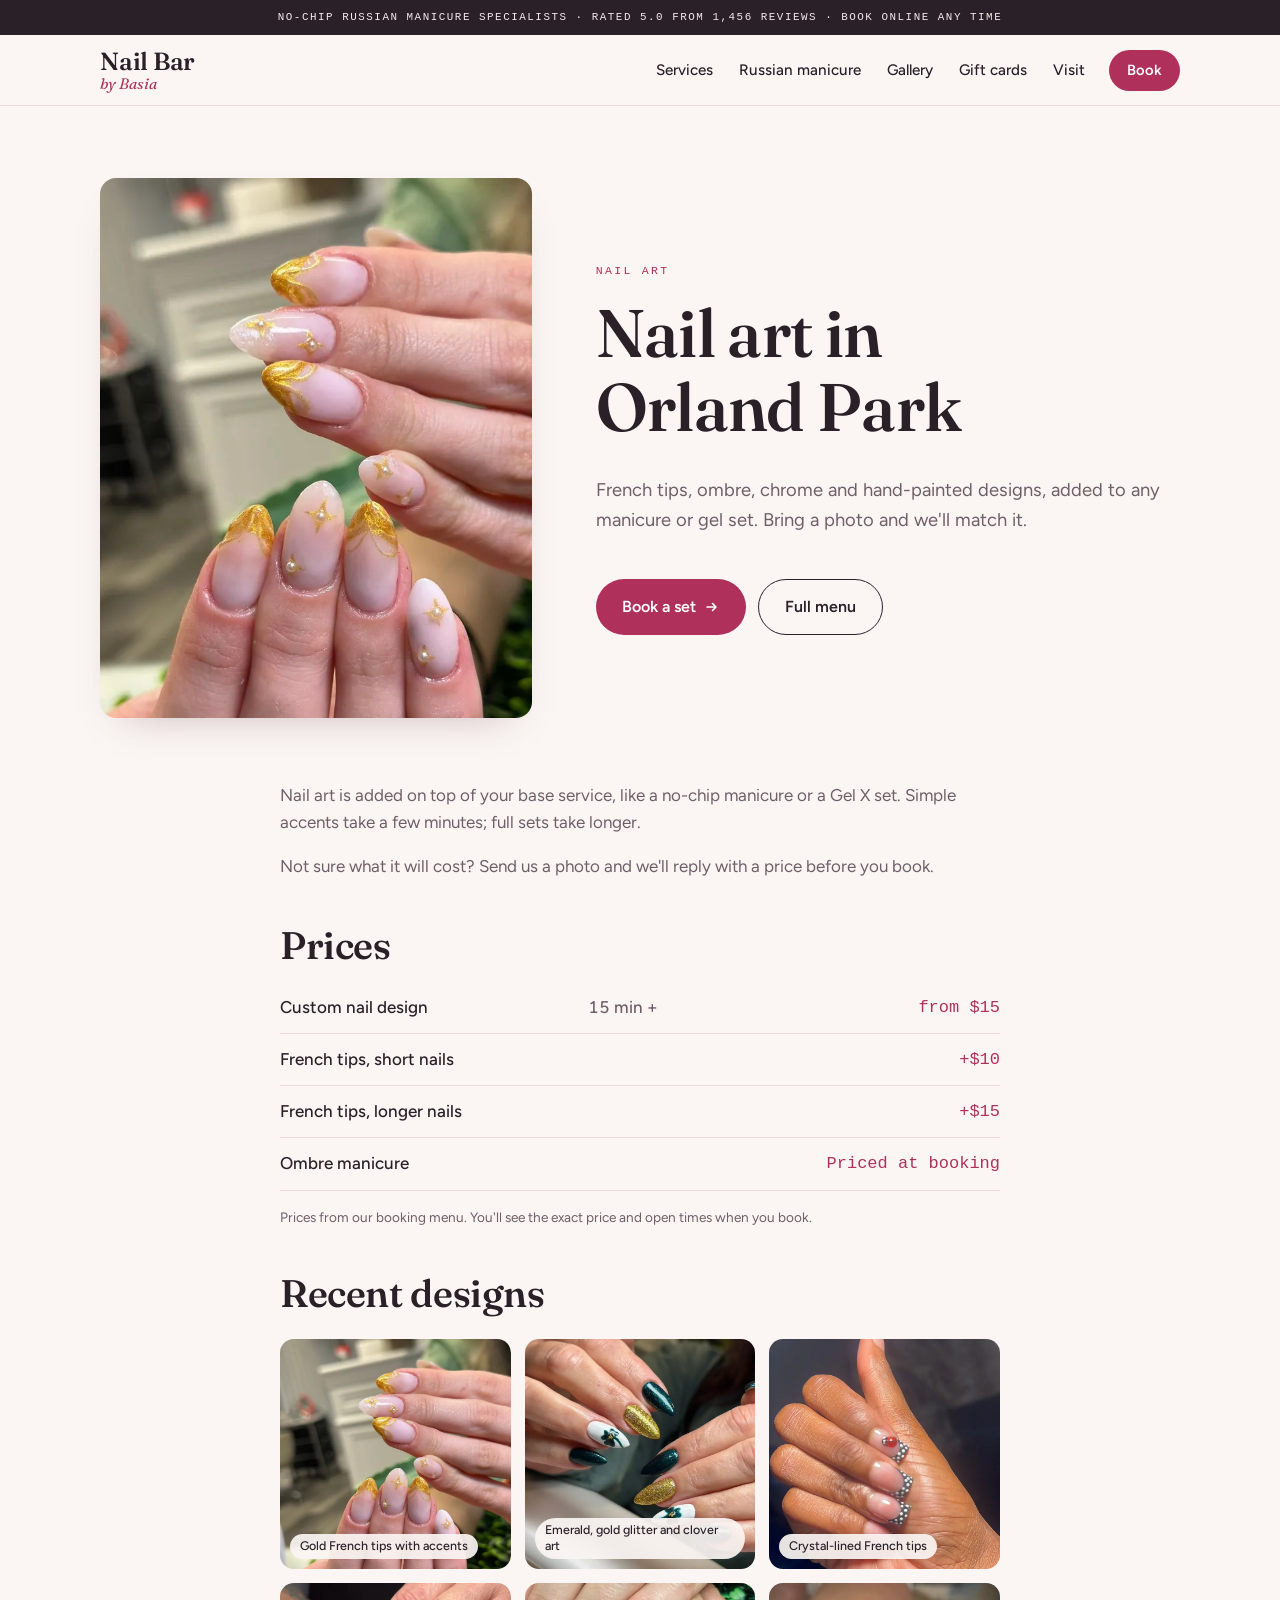
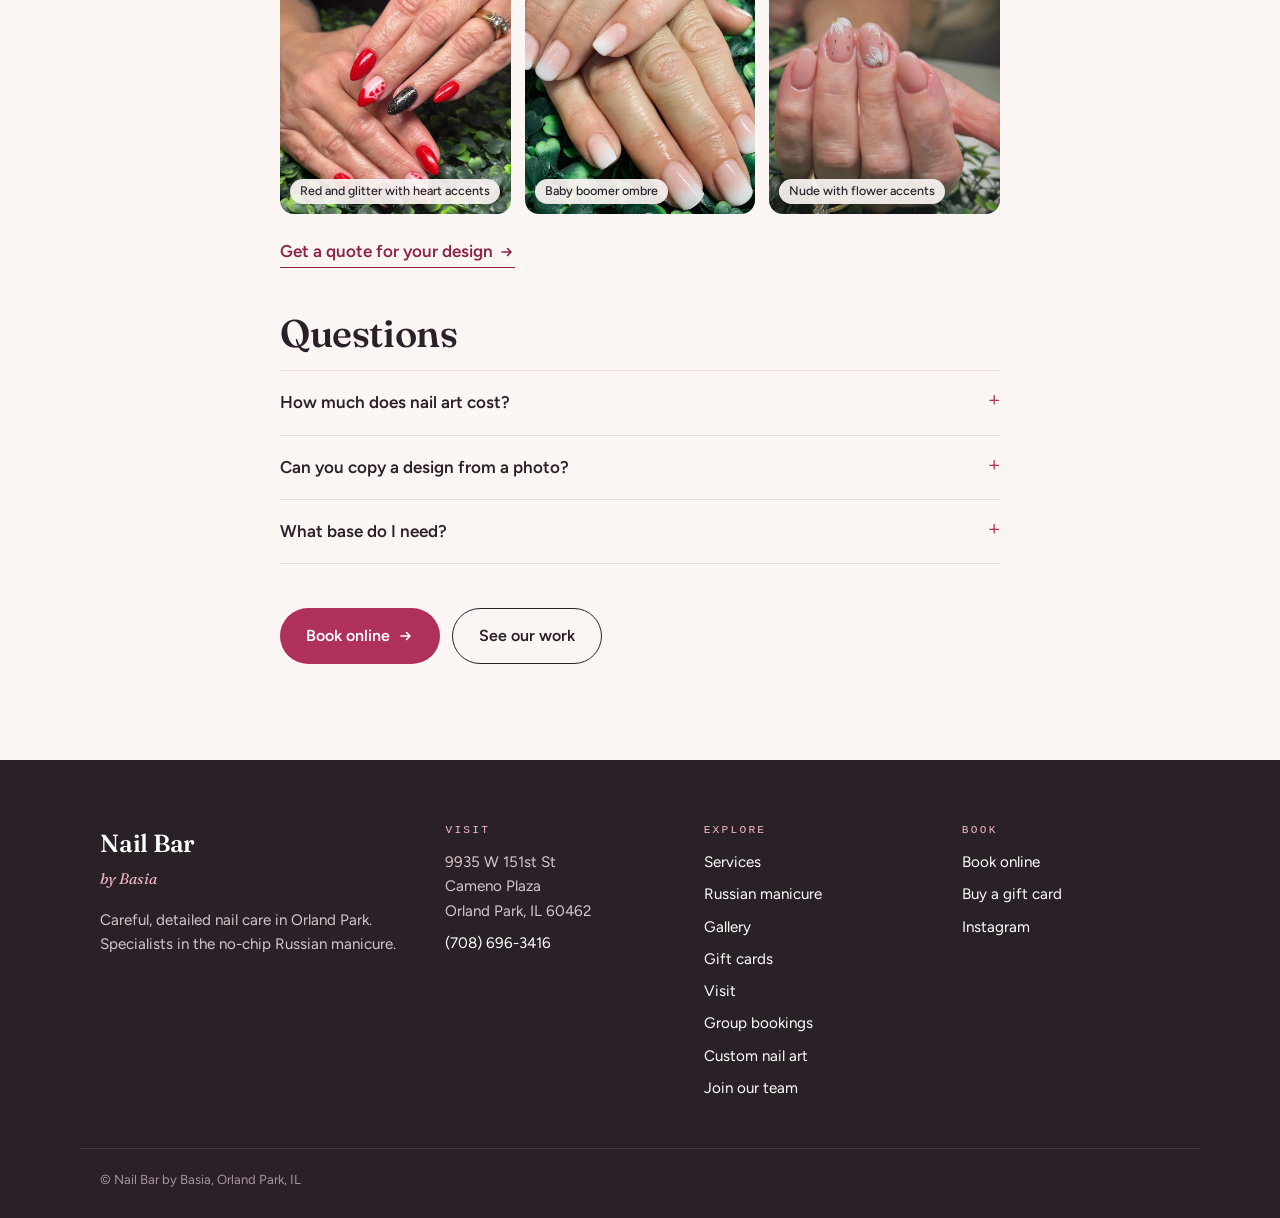
<file: nail-art-orland-park.html>
<!doctype html>
<html lang="en">
<head>
<meta charset="utf-8">
<meta name="viewport" content="width=device-width, initial-scale=1">
<title>Nail Art in Orland Park, IL | Custom Designs | Nail Bar by Basia</title>
<meta name="description" content="Custom nail art in Orland Park, IL: French tips, ombre, chrome and hand-painted designs from $15. Send a photo for a quote.">
<link rel="canonical" href="https://nailbarbybasia.com/nail-art-orland-park.html">

<meta property="og:title" content="Nail Art in Orland Park, IL | Custom Designs | Nail Bar by Basia">
<meta property="og:description" content="Custom nail art in Orland Park, IL: French tips, ombre, chrome and hand-painted designs from $15. Send a photo for a quote.">
<meta property="og:type" content="website">
<meta property="og:url" content="https://nailbarbybasia.com/nail-art-orland-park.html">
<meta property="og:site_name" content="Nail Bar by Basia">
<meta property="og:image" content="https://nailbarbybasia.com/img/share.jpg">
<meta property="og:image:width" content="1200">
<meta property="og:image:height" content="630">
<meta name="twitter:card" content="summary_large_image">
<link rel="icon" href="favicon.svg" type="image/svg+xml">
<link rel="preconnect" href="https://fonts.googleapis.com">
<link rel="preconnect" href="https://fonts.gstatic.com" crossorigin>
<link rel="stylesheet" href="https://fonts.googleapis.com/css2?family=Fraunces:ital,opsz,wght@0,9..144,400;0,9..144,560;1,9..144,400&family=Figtree:wght@400;500;600&display=swap">
<link rel="stylesheet" href="style.css?v=7">

</head>
<body>

<div class="announce"><div class="wrap">
  <span>No-chip Russian manicure specialists</span><span class="sep">&nbsp;·&nbsp;Rated&nbsp;5.0&nbsp;from&nbsp;1,456&nbsp;reviews</span><span class="sep">&nbsp;·&nbsp;Book&nbsp;online&nbsp;any&nbsp;time</span>
</div></div>
<header class="site-head"><div class="wrap head-row">
  <a class="logo" href="index.html" aria-label="Nail Bar by Basia home"><span class="logo-mark">Nail Bar</span><span class="logo-sub">by Basia</span></a>
  <nav class="nav" aria-label="Main"><a href="services.html">Services</a><a href="russian-manicure.html">Russian manicure</a><a href="gallery.html">Gallery</a><a href="gift-cards.html">Gift cards</a><a href="visit.html">Visit</a></nav>
  <a class="btn btn-primary btn-sm" href="https://l.fresha.com/0xjfvpcwc" target="_blank" rel="noopener">Book</a>
</div></header>
<main>

<section class="page-head"><div class="wrap split split-photo svc-head">
  <picture class="split-pic"><source srcset="img/g-gold-french.webp" type="image/webp"><img src="img/g-gold-french.jpg" alt="Gold French tip nail art done at Nail Bar by Basia" width="800" height="800" fetchpriority="high"></picture>
  <div>
    <p class="eyebrow">Nail art</p>
    <h1>Nail art in Orland Park</h1>
    <p class="lede">French tips, ombre, chrome and hand-painted designs, added to any manicure or gel set. Bring a photo and we&#x27;ll match it.</p>
    <div class="cta-row"><a class="btn btn-primary" href="https://l.fresha.com/0xjfvpcwc" target="_blank" rel="noopener">Book a set<svg class="arrow" viewBox="0 0 16 16" aria-hidden="true"><path d="M3 8h9M8.5 4.5L12 8l-3.5 3.5" fill="none" stroke="currentColor" stroke-width="1.6" stroke-linecap="round" stroke-linejoin="round"/></svg></a><a class="btn btn-ghost" href="services.html">Full menu</a></div>
  </div>
</div></section>
<section class="block block-tight"><div class="wrap narrow prose">
  <p>Nail art is added on top of your base service, like a no-chip manicure or a Gel X set. Simple accents take a few minutes; full sets take longer.</p><p>Not sure what it will cost? Send us a photo and we&#x27;ll reply with a price before you book.</p>
  <h2>Prices</h2>
  <table class="price-table"><tr><th scope="row">Custom nail design</th><td>15 min +</td><td>from $15</td></tr><tr><th scope="row">French tips, short nails</th><td></td><td>+$10</td></tr><tr><th scope="row">French tips, longer nails</th><td></td><td>+$15</td></tr><tr><th scope="row">Ombre manicure</th><td></td><td>Priced at booking</td></tr></table>
  <p class="note">Prices from our booking menu. You'll see the exact price and open times when you book.</p>
  <h2>Recent designs</h2><ul class="gallery"><li><picture class=""><source srcset="img/g-gold-french.webp" type="image/webp"><img src="img/g-gold-french.jpg" alt="Gold French tips with accents" width="800" height="800" loading="lazy" decoding="async"></picture><span class="g-cap">Gold French tips with accents</span></li><li><picture class=""><source srcset="img/g-emerald-gold.webp" type="image/webp"><img src="img/g-emerald-gold.jpg" alt="Emerald, gold glitter and clover art" width="800" height="800" loading="lazy" decoding="async"></picture><span class="g-cap">Emerald, gold glitter and clover art</span></li><li><picture class=""><source srcset="img/g-crystal-french.webp" type="image/webp"><img src="img/g-crystal-french.jpg" alt="Crystal-lined French tips" width="800" height="800" loading="lazy" decoding="async"></picture><span class="g-cap">Crystal-lined French tips</span></li><li><picture class=""><source srcset="img/g-holiday-red.webp" type="image/webp"><img src="img/g-holiday-red.jpg" alt="Red and glitter with heart accents" width="800" height="800" loading="lazy" decoding="async"></picture><span class="g-cap">Red and glitter with heart accents</span></li><li><picture class=""><source srcset="img/g-baby-boomer.webp" type="image/webp"><img src="img/g-baby-boomer.jpg" alt="Baby boomer ombre" width="800" height="800" loading="lazy" decoding="async"></picture><span class="g-cap">Baby boomer ombre</span></li><li><picture class=""><source srcset="img/g-flower-accent.webp" type="image/webp"><img src="img/g-flower-accent.jpg" alt="Nude with flower accents" width="800" height="800" loading="lazy" decoding="async"></picture><span class="g-cap">Nude with flower accents</span></li></ul><p><a class="text-link" href="custom-design.html">Get a quote for your design<svg class="arrow" viewBox="0 0 16 16" aria-hidden="true"><path d="M3 8h9M8.5 4.5L12 8l-3.5 3.5" fill="none" stroke="currentColor" stroke-width="1.6" stroke-linecap="round" stroke-linejoin="round"/></svg></a></p>
  <h2>Questions</h2>
  <div class="faq"><details><summary>How much does nail art cost?</summary><p>Custom designs start at $15 on top of your base service. Detailed sets cost more, so send a photo for a quote.</p></details><details><summary>Can you copy a design from a photo?</summary><p>Yes. Send it with the custom design form and we&#x27;ll tell you the price and time.</p></details><details><summary>What base do I need?</summary><p>Nail art works on a no-chip manicure, a gel overlay or a Gel X set.</p></details></div>
  <div class="cta-row"><a class="btn btn-primary" href="https://l.fresha.com/0xjfvpcwc" target="_blank" rel="noopener">Book online<svg class="arrow" viewBox="0 0 16 16" aria-hidden="true"><path d="M3 8h9M8.5 4.5L12 8l-3.5 3.5" fill="none" stroke="currentColor" stroke-width="1.6" stroke-linecap="round" stroke-linejoin="round"/></svg></a><a class="btn btn-ghost" href="gallery.html">See our work</a></div>
</div></section>
<script type="application/ld+json">{"@context": "https://schema.org", "@type": "FAQPage", "mainEntity": [{"@type": "Question", "name": "How much does nail art cost?", "acceptedAnswer": {"@type": "Answer", "text": "Custom designs start at $15 on top of your base service. Detailed sets cost more, so send a photo for a quote."}}, {"@type": "Question", "name": "Can you copy a design from a photo?", "acceptedAnswer": {"@type": "Answer", "text": "Yes. Send it with the custom design form and we'll tell you the price and time."}}, {"@type": "Question", "name": "What base do I need?", "acceptedAnswer": {"@type": "Answer", "text": "Nail art works on a no-chip manicure, a gel overlay or a Gel X set."}}]}</script>

</main>
<footer class="site-foot"><div class="wrap foot-grid">
  <div class="foot-brand">
    <span class="logo-mark">Nail Bar</span><span class="logo-sub">by Basia</span>
    <p>Careful, detailed nail care in Orland Park. Specialists in the no-chip Russian manicure.</p>
  </div>
  <div>
    <h2 class="foot-h">Visit</h2>
    <p>9935 W 151st St<br>Cameno Plaza<br>Orland Park, IL 60462</p>
    <p><a href="tel:+17086963416">(708) 696-3416</a></p>
  </div>
  <div>
    <h2 class="foot-h">Explore</h2>
    <ul class="foot-links"><li><a href="services.html">Services</a></li><li><a href="russian-manicure.html">Russian manicure</a></li><li><a href="gallery.html">Gallery</a></li><li><a href="gift-cards.html">Gift cards</a></li><li><a href="visit.html">Visit</a></li><li><a href="group-bookings.html">Group bookings</a></li><li><a href="custom-design.html">Custom nail art</a></li><li><a href="join-our-team.html">Join our team</a></li></ul>
  </div>
  <div>
    <h2 class="foot-h">Book</h2>
    <ul class="foot-links">
      <li><a href="https://l.fresha.com/0xjfvpcwc" target="_blank" rel="noopener">Book online</a></li>
      <li><a href="https://l.fresha.com/0wj8vycqc" target="_blank" rel="noopener">Buy a gift card</a></li>
      <li><a href="https://www.instagram.com/nailbar_by_basia/" target="_blank" rel="noopener">Instagram</a></li>
    </ul>
  </div>
</div>
<div class="wrap foot-base">© Nail Bar by Basia, Orland Park, IL</div>
</footer>
<a class="sticky-book" href="https://l.fresha.com/0xjfvpcwc" target="_blank" rel="noopener">Book an appointment<svg class="arrow" viewBox="0 0 16 16" aria-hidden="true"><path d="M3 8h9M8.5 4.5L12 8l-3.5 3.5" fill="none" stroke="currentColor" stroke-width="1.6" stroke-linecap="round" stroke-linejoin="round"/></svg></a>
</body>
</html>
</file>
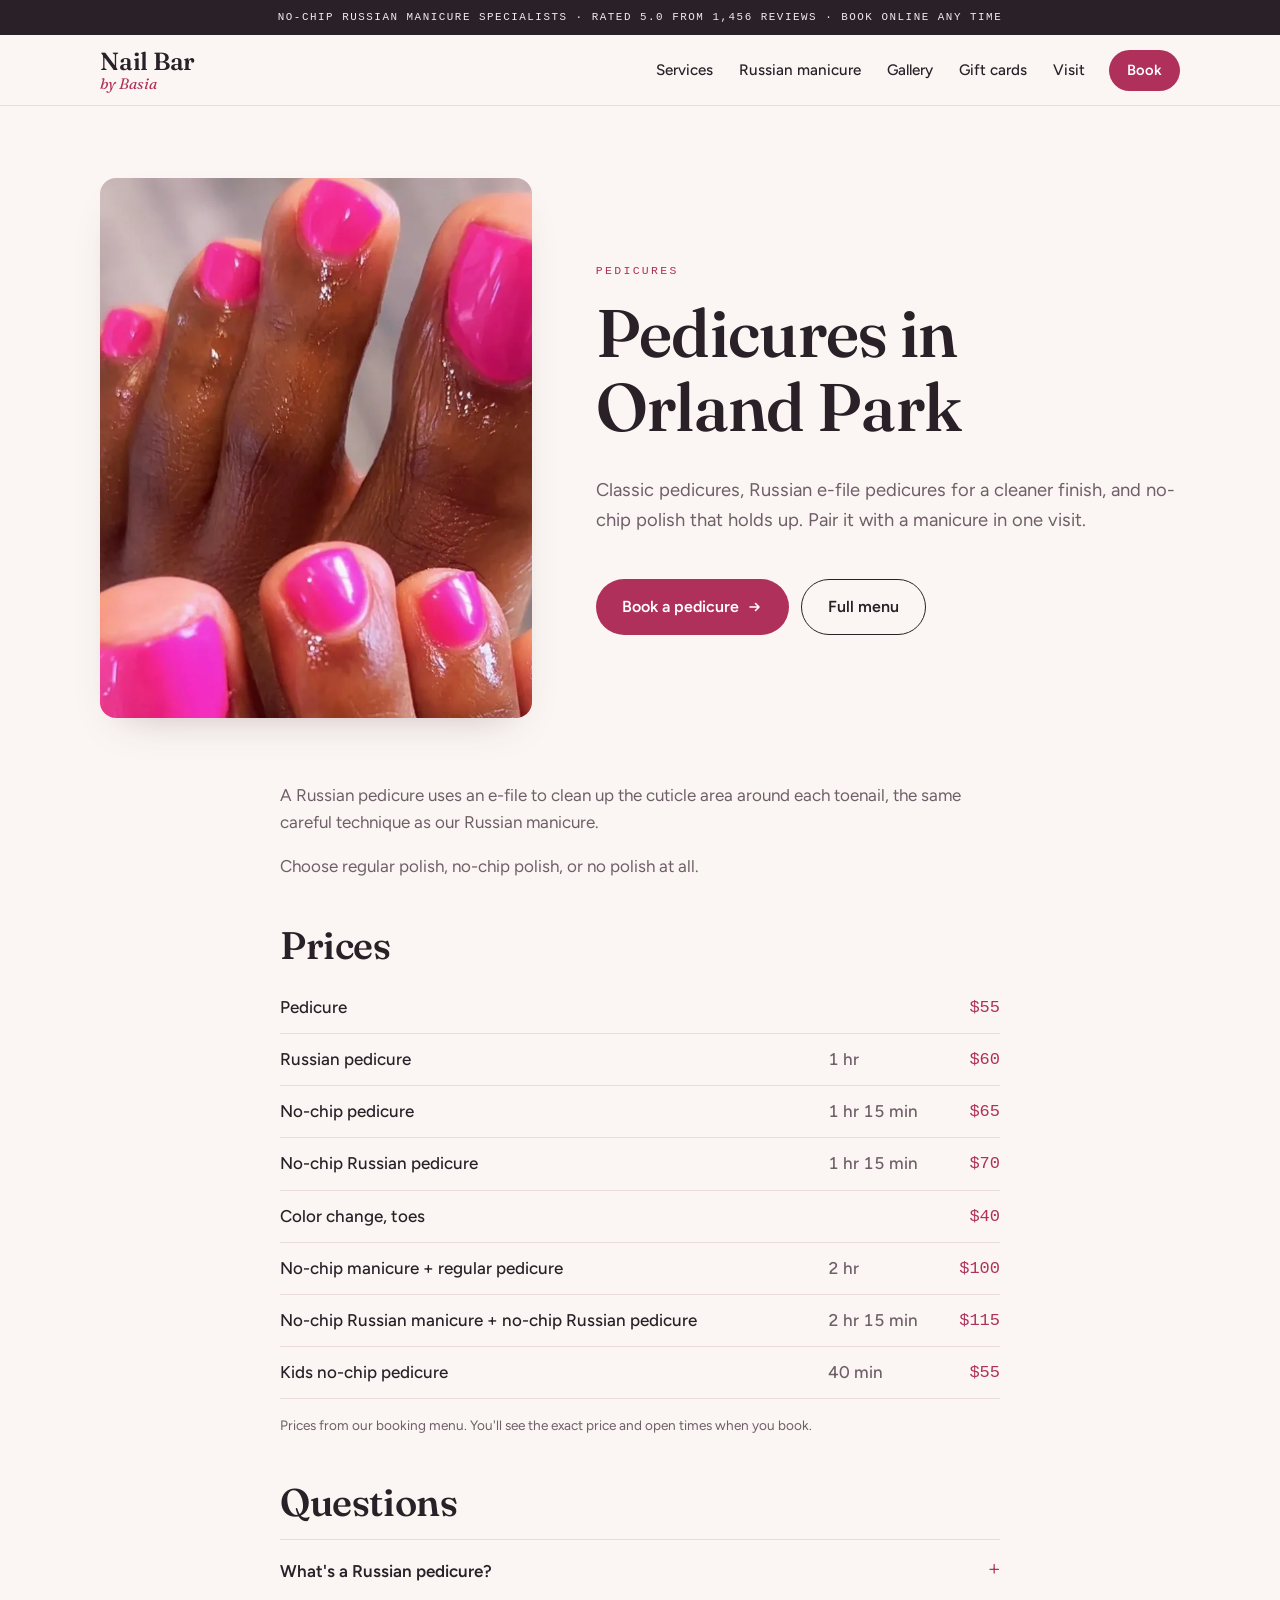
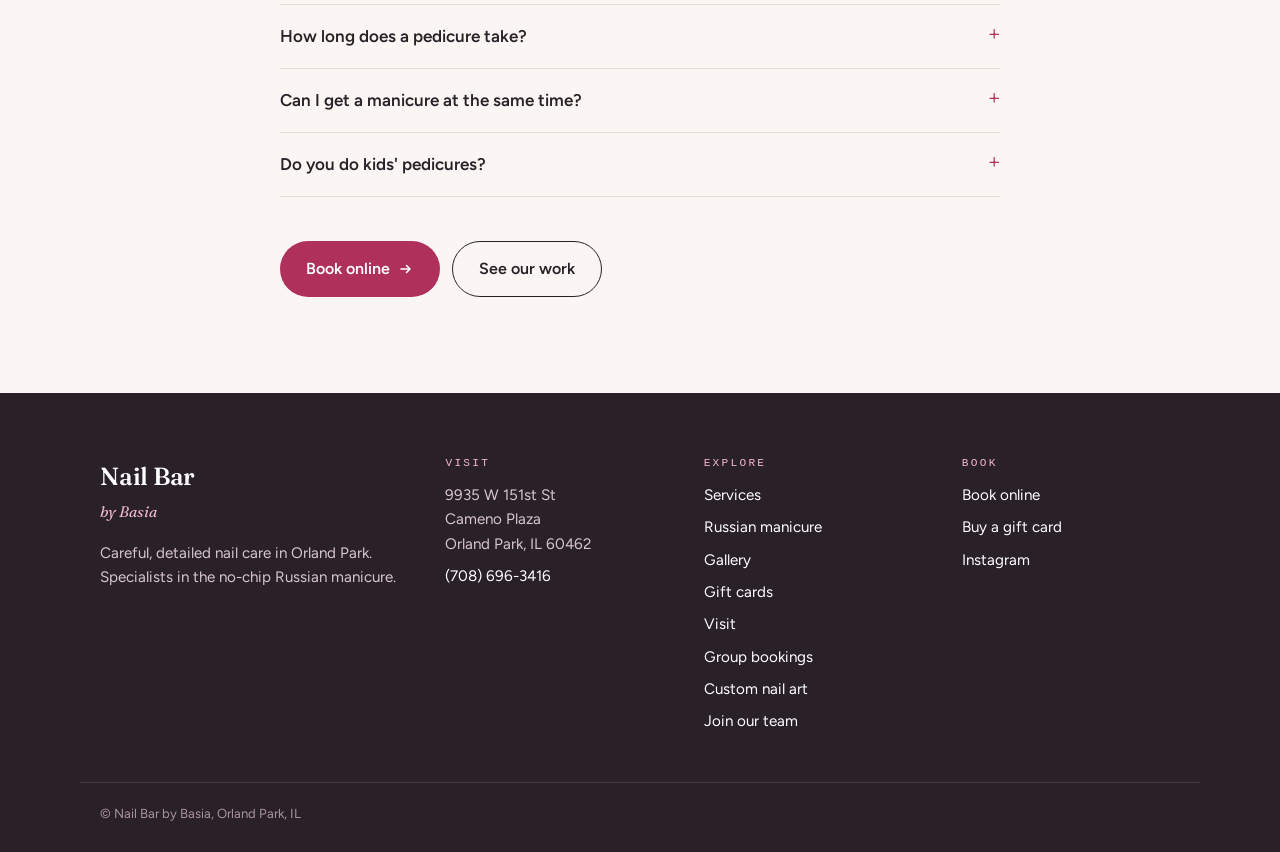
<file: pedicures-orland-park.html>
<!doctype html>
<html lang="en">
<head>
<meta charset="utf-8">
<meta name="viewport" content="width=device-width, initial-scale=1">
<title>Pedicures in Orland Park, IL | Russian &amp; No-Chip | Nail Bar by Basia</title>
<meta name="description" content="Classic, Russian e-file and no-chip pedicures in Orland Park, IL from $55. Mani + pedi from $100. Book online at Nail Bar by Basia.">
<link rel="canonical" href="https://nailbarbybasia.com/pedicures-orland-park.html">

<meta property="og:title" content="Pedicures in Orland Park, IL | Russian &amp; No-Chip | Nail Bar by Basia">
<meta property="og:description" content="Classic, Russian e-file and no-chip pedicures in Orland Park, IL from $55. Mani + pedi from $100. Book online at Nail Bar by Basia.">
<meta property="og:type" content="website">
<meta property="og:url" content="https://nailbarbybasia.com/pedicures-orland-park.html">
<meta property="og:site_name" content="Nail Bar by Basia">
<meta property="og:image" content="https://nailbarbybasia.com/img/share.jpg">
<meta property="og:image:width" content="1200">
<meta property="og:image:height" content="630">
<meta name="twitter:card" content="summary_large_image">
<link rel="icon" href="favicon.svg" type="image/svg+xml">
<link rel="preconnect" href="https://fonts.googleapis.com">
<link rel="preconnect" href="https://fonts.gstatic.com" crossorigin>
<link rel="stylesheet" href="https://fonts.googleapis.com/css2?family=Fraunces:ital,opsz,wght@0,9..144,400;0,9..144,560;1,9..144,400&family=Figtree:wght@400;500;600&display=swap">
<link rel="stylesheet" href="style.css?v=7">

</head>
<body>

<div class="announce"><div class="wrap">
  <span>No-chip Russian manicure specialists</span><span class="sep">&nbsp;·&nbsp;Rated&nbsp;5.0&nbsp;from&nbsp;1,456&nbsp;reviews</span><span class="sep">&nbsp;·&nbsp;Book&nbsp;online&nbsp;any&nbsp;time</span>
</div></div>
<header class="site-head"><div class="wrap head-row">
  <a class="logo" href="index.html" aria-label="Nail Bar by Basia home"><span class="logo-mark">Nail Bar</span><span class="logo-sub">by Basia</span></a>
  <nav class="nav" aria-label="Main"><a href="services.html">Services</a><a href="russian-manicure.html">Russian manicure</a><a href="gallery.html">Gallery</a><a href="gift-cards.html">Gift cards</a><a href="visit.html">Visit</a></nav>
  <a class="btn btn-primary btn-sm" href="https://l.fresha.com/0xjfvpcwc" target="_blank" rel="noopener">Book</a>
</div></header>
<main>

<section class="page-head"><div class="wrap split split-photo svc-head">
  <picture class="split-pic"><source srcset="img/g-pink-pedicure.webp" type="image/webp"><img src="img/g-pink-pedicure.jpg" alt="Hot pink pedicure done at Nail Bar by Basia" width="800" height="800" fetchpriority="high"></picture>
  <div>
    <p class="eyebrow">Pedicures</p>
    <h1>Pedicures in Orland Park</h1>
    <p class="lede">Classic pedicures, Russian e-file pedicures for a cleaner finish, and no-chip polish that holds up. Pair it with a manicure in one visit.</p>
    <div class="cta-row"><a class="btn btn-primary" href="https://l.fresha.com/0xjfvpcwc" target="_blank" rel="noopener">Book a pedicure<svg class="arrow" viewBox="0 0 16 16" aria-hidden="true"><path d="M3 8h9M8.5 4.5L12 8l-3.5 3.5" fill="none" stroke="currentColor" stroke-width="1.6" stroke-linecap="round" stroke-linejoin="round"/></svg></a><a class="btn btn-ghost" href="services.html">Full menu</a></div>
  </div>
</div></section>
<section class="block block-tight"><div class="wrap narrow prose">
  <p>A Russian pedicure uses an e-file to clean up the cuticle area around each toenail, the same careful technique as our Russian manicure.</p><p>Choose regular polish, no-chip polish, or no polish at all.</p>
  <h2>Prices</h2>
  <table class="price-table"><tr><th scope="row">Pedicure</th><td></td><td>$55</td></tr><tr><th scope="row">Russian pedicure</th><td>1 hr</td><td>$60</td></tr><tr><th scope="row">No-chip pedicure</th><td>1 hr 15 min</td><td>$65</td></tr><tr><th scope="row">No-chip Russian pedicure</th><td>1 hr 15 min</td><td>$70</td></tr><tr><th scope="row">Color change, toes</th><td></td><td>$40</td></tr><tr><th scope="row">No-chip manicure + regular pedicure</th><td>2 hr</td><td>$100</td></tr><tr><th scope="row">No-chip Russian manicure + no-chip Russian pedicure</th><td>2 hr 15 min</td><td>$115</td></tr><tr><th scope="row">Kids no-chip pedicure</th><td>40 min</td><td>$55</td></tr></table>
  <p class="note">Prices from our booking menu. You'll see the exact price and open times when you book.</p>
  
  <h2>Questions</h2>
  <div class="faq"><details><summary>What&#x27;s a Russian pedicure?</summary><p>A pedicure where the cuticle area is cleaned with an e-file instead of soaking and clipping, for a neat, even line around each nail.</p></details><details><summary>How long does a pedicure take?</summary><p>A Russian pedicure takes about 1 hour. No-chip pedicures take about 1 hour 15 minutes.</p></details><details><summary>Can I get a manicure at the same time?</summary><p>Yes. Mani + pedi combos start at $100.</p></details><details><summary>Do you do kids&#x27; pedicures?</summary><p>Yes. The kids no-chip pedicure is $55.</p></details></div>
  <div class="cta-row"><a class="btn btn-primary" href="https://l.fresha.com/0xjfvpcwc" target="_blank" rel="noopener">Book online<svg class="arrow" viewBox="0 0 16 16" aria-hidden="true"><path d="M3 8h9M8.5 4.5L12 8l-3.5 3.5" fill="none" stroke="currentColor" stroke-width="1.6" stroke-linecap="round" stroke-linejoin="round"/></svg></a><a class="btn btn-ghost" href="gallery.html">See our work</a></div>
</div></section>
<script type="application/ld+json">{"@context": "https://schema.org", "@type": "FAQPage", "mainEntity": [{"@type": "Question", "name": "What's a Russian pedicure?", "acceptedAnswer": {"@type": "Answer", "text": "A pedicure where the cuticle area is cleaned with an e-file instead of soaking and clipping, for a neat, even line around each nail."}}, {"@type": "Question", "name": "How long does a pedicure take?", "acceptedAnswer": {"@type": "Answer", "text": "A Russian pedicure takes about 1 hour. No-chip pedicures take about 1 hour 15 minutes."}}, {"@type": "Question", "name": "Can I get a manicure at the same time?", "acceptedAnswer": {"@type": "Answer", "text": "Yes. Mani + pedi combos start at $100."}}, {"@type": "Question", "name": "Do you do kids' pedicures?", "acceptedAnswer": {"@type": "Answer", "text": "Yes. The kids no-chip pedicure is $55."}}]}</script>

</main>
<footer class="site-foot"><div class="wrap foot-grid">
  <div class="foot-brand">
    <span class="logo-mark">Nail Bar</span><span class="logo-sub">by Basia</span>
    <p>Careful, detailed nail care in Orland Park. Specialists in the no-chip Russian manicure.</p>
  </div>
  <div>
    <h2 class="foot-h">Visit</h2>
    <p>9935 W 151st St<br>Cameno Plaza<br>Orland Park, IL 60462</p>
    <p><a href="tel:+17086963416">(708) 696-3416</a></p>
  </div>
  <div>
    <h2 class="foot-h">Explore</h2>
    <ul class="foot-links"><li><a href="services.html">Services</a></li><li><a href="russian-manicure.html">Russian manicure</a></li><li><a href="gallery.html">Gallery</a></li><li><a href="gift-cards.html">Gift cards</a></li><li><a href="visit.html">Visit</a></li><li><a href="group-bookings.html">Group bookings</a></li><li><a href="custom-design.html">Custom nail art</a></li><li><a href="join-our-team.html">Join our team</a></li></ul>
  </div>
  <div>
    <h2 class="foot-h">Book</h2>
    <ul class="foot-links">
      <li><a href="https://l.fresha.com/0xjfvpcwc" target="_blank" rel="noopener">Book online</a></li>
      <li><a href="https://l.fresha.com/0wj8vycqc" target="_blank" rel="noopener">Buy a gift card</a></li>
      <li><a href="https://www.instagram.com/nailbar_by_basia/" target="_blank" rel="noopener">Instagram</a></li>
    </ul>
  </div>
</div>
<div class="wrap foot-base">© Nail Bar by Basia, Orland Park, IL</div>
</footer>
<a class="sticky-book" href="https://l.fresha.com/0xjfvpcwc" target="_blank" rel="noopener">Book an appointment<svg class="arrow" viewBox="0 0 16 16" aria-hidden="true"><path d="M3 8h9M8.5 4.5L12 8l-3.5 3.5" fill="none" stroke="currentColor" stroke-width="1.6" stroke-linecap="round" stroke-linejoin="round"/></svg></a>
</body>
</html>
</file>
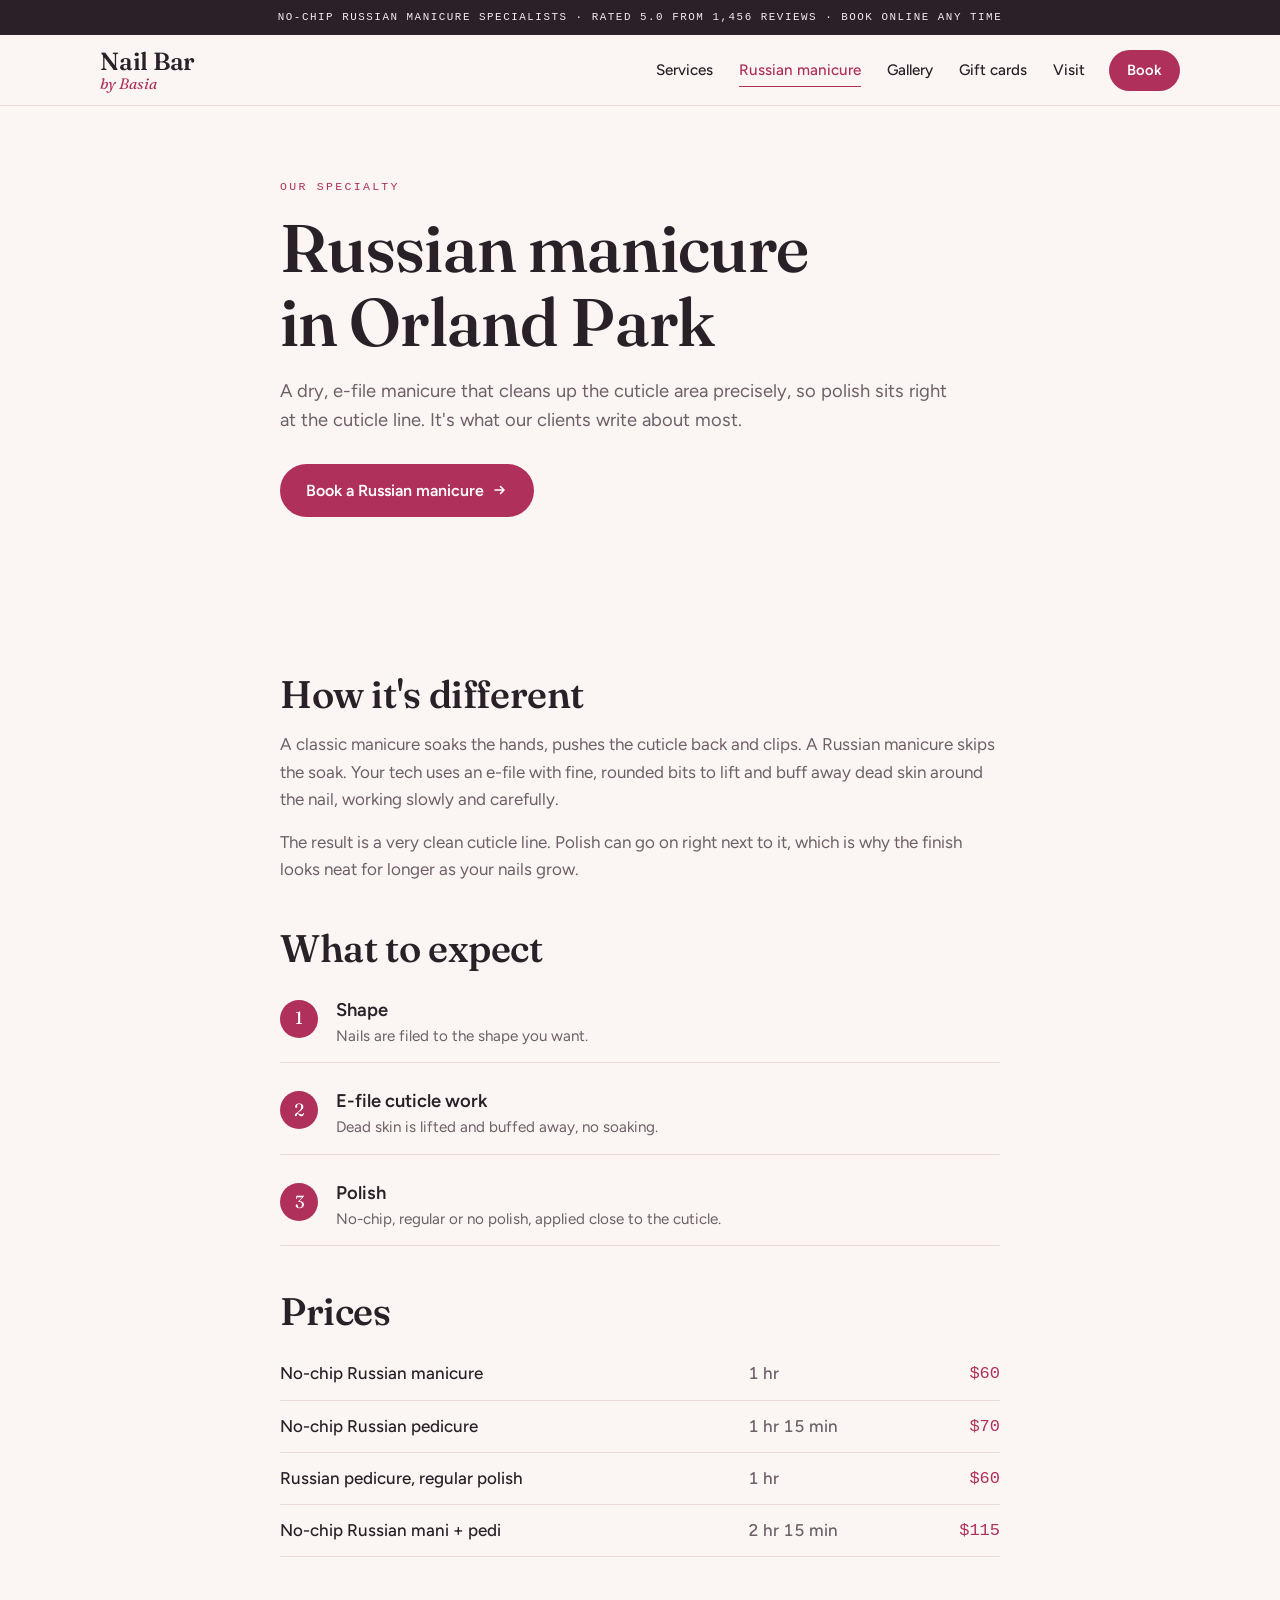
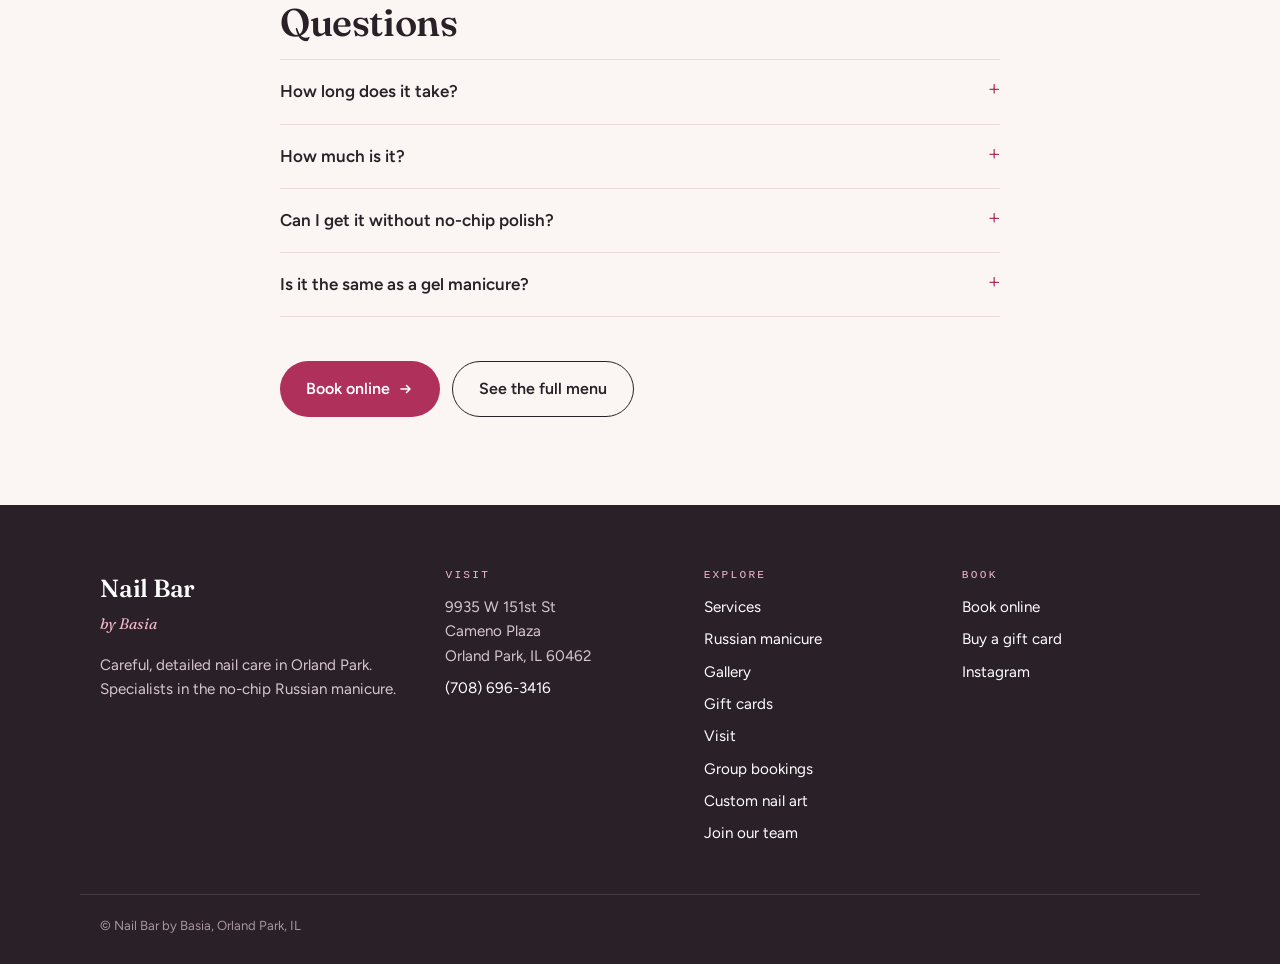
<file: russian-manicure.html>
<!doctype html>
<html lang="en">
<head>
<meta charset="utf-8">
<meta name="viewport" content="width=device-width, initial-scale=1">
<title>Russian Manicure in Orland Park, IL | Nail Bar by Basia</title>
<meta name="description" content="No-chip Russian manicure in Orland Park, IL: e-file cuticle work and a clean finish. $60, about 1 hour. Book online at Nail Bar by Basia.">
<link rel="canonical" href="https://nailbarbybasia.com/russian-manicure.html">

<meta property="og:title" content="Russian Manicure in Orland Park, IL | Nail Bar by Basia">
<meta property="og:description" content="No-chip Russian manicure in Orland Park, IL: e-file cuticle work and a clean finish. $60, about 1 hour. Book online at Nail Bar by Basia.">
<meta property="og:type" content="website">
<meta property="og:url" content="https://nailbarbybasia.com/russian-manicure.html">
<meta property="og:site_name" content="Nail Bar by Basia">
<meta property="og:image" content="https://nailbarbybasia.com/img/share.jpg">
<meta property="og:image:width" content="1200">
<meta property="og:image:height" content="630">
<meta name="twitter:card" content="summary_large_image">
<link rel="icon" href="favicon.svg" type="image/svg+xml">
<link rel="preconnect" href="https://fonts.googleapis.com">
<link rel="preconnect" href="https://fonts.gstatic.com" crossorigin>
<link rel="stylesheet" href="https://fonts.googleapis.com/css2?family=Fraunces:ital,opsz,wght@0,9..144,400;0,9..144,560;1,9..144,400&family=Figtree:wght@400;500;600&display=swap">
<link rel="stylesheet" href="style.css?v=7">

</head>
<body>

<div class="announce"><div class="wrap">
  <span>No-chip Russian manicure specialists</span><span class="sep">&nbsp;·&nbsp;Rated&nbsp;5.0&nbsp;from&nbsp;1,456&nbsp;reviews</span><span class="sep">&nbsp;·&nbsp;Book&nbsp;online&nbsp;any&nbsp;time</span>
</div></div>
<header class="site-head"><div class="wrap head-row">
  <a class="logo" href="index.html" aria-label="Nail Bar by Basia home"><span class="logo-mark">Nail Bar</span><span class="logo-sub">by Basia</span></a>
  <nav class="nav" aria-label="Main"><a href="services.html">Services</a><a href="russian-manicure.html" aria-current="page">Russian manicure</a><a href="gallery.html">Gallery</a><a href="gift-cards.html">Gift cards</a><a href="visit.html">Visit</a></nav>
  <a class="btn btn-primary btn-sm" href="https://l.fresha.com/0xjfvpcwc" target="_blank" rel="noopener">Book</a>
</div></header>
<main>

<section class="page-head"><div class="wrap narrow">
  <p class="eyebrow">Our specialty</p>
  <h1>Russian manicure in Orland Park</h1>
  <p class="lede">A dry, e-file manicure that cleans up the cuticle area precisely, so polish sits right at the cuticle line. It's what our clients write about most.</p>
  <div class="cta-row"><a class="btn btn-primary" href="https://l.fresha.com/0xjfvpcwc" target="_blank" rel="noopener">Book a Russian manicure<svg class="arrow" viewBox="0 0 16 16" aria-hidden="true"><path d="M3 8h9M8.5 4.5L12 8l-3.5 3.5" fill="none" stroke="currentColor" stroke-width="1.6" stroke-linecap="round" stroke-linejoin="round"/></svg></a></div>
</div></section>
<section class="block"><div class="wrap narrow prose">
  <h2>How it's different</h2>
  <p>A classic manicure soaks the hands, pushes the cuticle back and clips. A Russian manicure skips the soak. Your tech uses an e-file with fine, rounded bits to lift and buff away dead skin around the nail, working slowly and carefully.</p>
  <p>The result is a very clean cuticle line. Polish can go on right next to it, which is why the finish looks neat for longer as your nails grow.</p>
  <h2>What to expect</h2>
  <ol class="steps steps-plain">
    <li><span class="step-n">1</span><div><h3>Shape</h3><p>Nails are filed to the shape you want.</p></div></li>
    <li><span class="step-n">2</span><div><h3>E-file cuticle work</h3><p>Dead skin is lifted and buffed away, no soaking.</p></div></li>
    <li><span class="step-n">3</span><div><h3>Polish</h3><p>No-chip, regular or no polish, applied close to the cuticle.</p></div></li>
  </ol>
  <h2>Prices</h2>
  <table class="price-table">
    <tr><th scope="row">No-chip Russian manicure</th><td>1 hr</td><td>$60</td></tr>
    <tr><th scope="row">No-chip Russian pedicure</th><td>1 hr 15 min</td><td>$70</td></tr>
    <tr><th scope="row">Russian pedicure, regular polish</th><td>1 hr</td><td>$60</td></tr>
    <tr><th scope="row">No-chip Russian mani + pedi</th><td>2 hr 15 min</td><td>$115</td></tr>
  </table>
  <h2>Questions</h2>
  <div class="faq"><details><summary>How long does it take?</summary><p>Plan on about an hour for a no-chip Russian manicure, and about 2 hours 15 minutes with a no-chip Russian pedicure.</p></details><details><summary>How much is it?</summary><p>The no-chip Russian manicure is $60. The no-chip Russian pedicure is $70, or $115 for both together.</p></details><details><summary>Can I get it without no-chip polish?</summary><p>Yes. Book the Russian manicure with regular polish, or with no polish at all.</p></details><details><summary>Is it the same as a gel manicure?</summary><p>No. Russian refers to how the cuticle is cleaned, with an e-file instead of soaking and clipping. The finish can be no-chip, regular polish or none.</p></details></div>
  <div class="cta-row"><a class="btn btn-primary" href="https://l.fresha.com/0xjfvpcwc" target="_blank" rel="noopener">Book online<svg class="arrow" viewBox="0 0 16 16" aria-hidden="true"><path d="M3 8h9M8.5 4.5L12 8l-3.5 3.5" fill="none" stroke="currentColor" stroke-width="1.6" stroke-linecap="round" stroke-linejoin="round"/></svg></a><a class="btn btn-ghost" href="services.html">See the full menu</a></div>
</div></section>
<script type="application/ld+json">{"@context": "https://schema.org", "@type": "FAQPage", "mainEntity": [{"@type": "Question", "name": "How long does it take?", "acceptedAnswer": {"@type": "Answer", "text": "Plan on about an hour for a no-chip Russian manicure, and about 2 hours 15 minutes with a no-chip Russian pedicure."}}, {"@type": "Question", "name": "How much is it?", "acceptedAnswer": {"@type": "Answer", "text": "The no-chip Russian manicure is $60. The no-chip Russian pedicure is $70, or $115 for both together."}}, {"@type": "Question", "name": "Can I get it without no-chip polish?", "acceptedAnswer": {"@type": "Answer", "text": "Yes. Book the Russian manicure with regular polish, or with no polish at all."}}, {"@type": "Question", "name": "Is it the same as a gel manicure?", "acceptedAnswer": {"@type": "Answer", "text": "No. Russian refers to how the cuticle is cleaned, with an e-file instead of soaking and clipping. The finish can be no-chip, regular polish or none."}}]}</script>

</main>
<footer class="site-foot"><div class="wrap foot-grid">
  <div class="foot-brand">
    <span class="logo-mark">Nail Bar</span><span class="logo-sub">by Basia</span>
    <p>Careful, detailed nail care in Orland Park. Specialists in the no-chip Russian manicure.</p>
  </div>
  <div>
    <h2 class="foot-h">Visit</h2>
    <p>9935 W 151st St<br>Cameno Plaza<br>Orland Park, IL 60462</p>
    <p><a href="tel:+17086963416">(708) 696-3416</a></p>
  </div>
  <div>
    <h2 class="foot-h">Explore</h2>
    <ul class="foot-links"><li><a href="services.html">Services</a></li><li><a href="russian-manicure.html">Russian manicure</a></li><li><a href="gallery.html">Gallery</a></li><li><a href="gift-cards.html">Gift cards</a></li><li><a href="visit.html">Visit</a></li><li><a href="group-bookings.html">Group bookings</a></li><li><a href="custom-design.html">Custom nail art</a></li><li><a href="join-our-team.html">Join our team</a></li></ul>
  </div>
  <div>
    <h2 class="foot-h">Book</h2>
    <ul class="foot-links">
      <li><a href="https://l.fresha.com/0xjfvpcwc" target="_blank" rel="noopener">Book online</a></li>
      <li><a href="https://l.fresha.com/0wj8vycqc" target="_blank" rel="noopener">Buy a gift card</a></li>
      <li><a href="https://www.instagram.com/nailbar_by_basia/" target="_blank" rel="noopener">Instagram</a></li>
    </ul>
  </div>
</div>
<div class="wrap foot-base">© Nail Bar by Basia, Orland Park, IL</div>
</footer>
<a class="sticky-book" href="https://l.fresha.com/0xjfvpcwc" target="_blank" rel="noopener">Book an appointment<svg class="arrow" viewBox="0 0 16 16" aria-hidden="true"><path d="M3 8h9M8.5 4.5L12 8l-3.5 3.5" fill="none" stroke="currentColor" stroke-width="1.6" stroke-linecap="round" stroke-linejoin="round"/></svg></a>
</body>
</html>
</file>
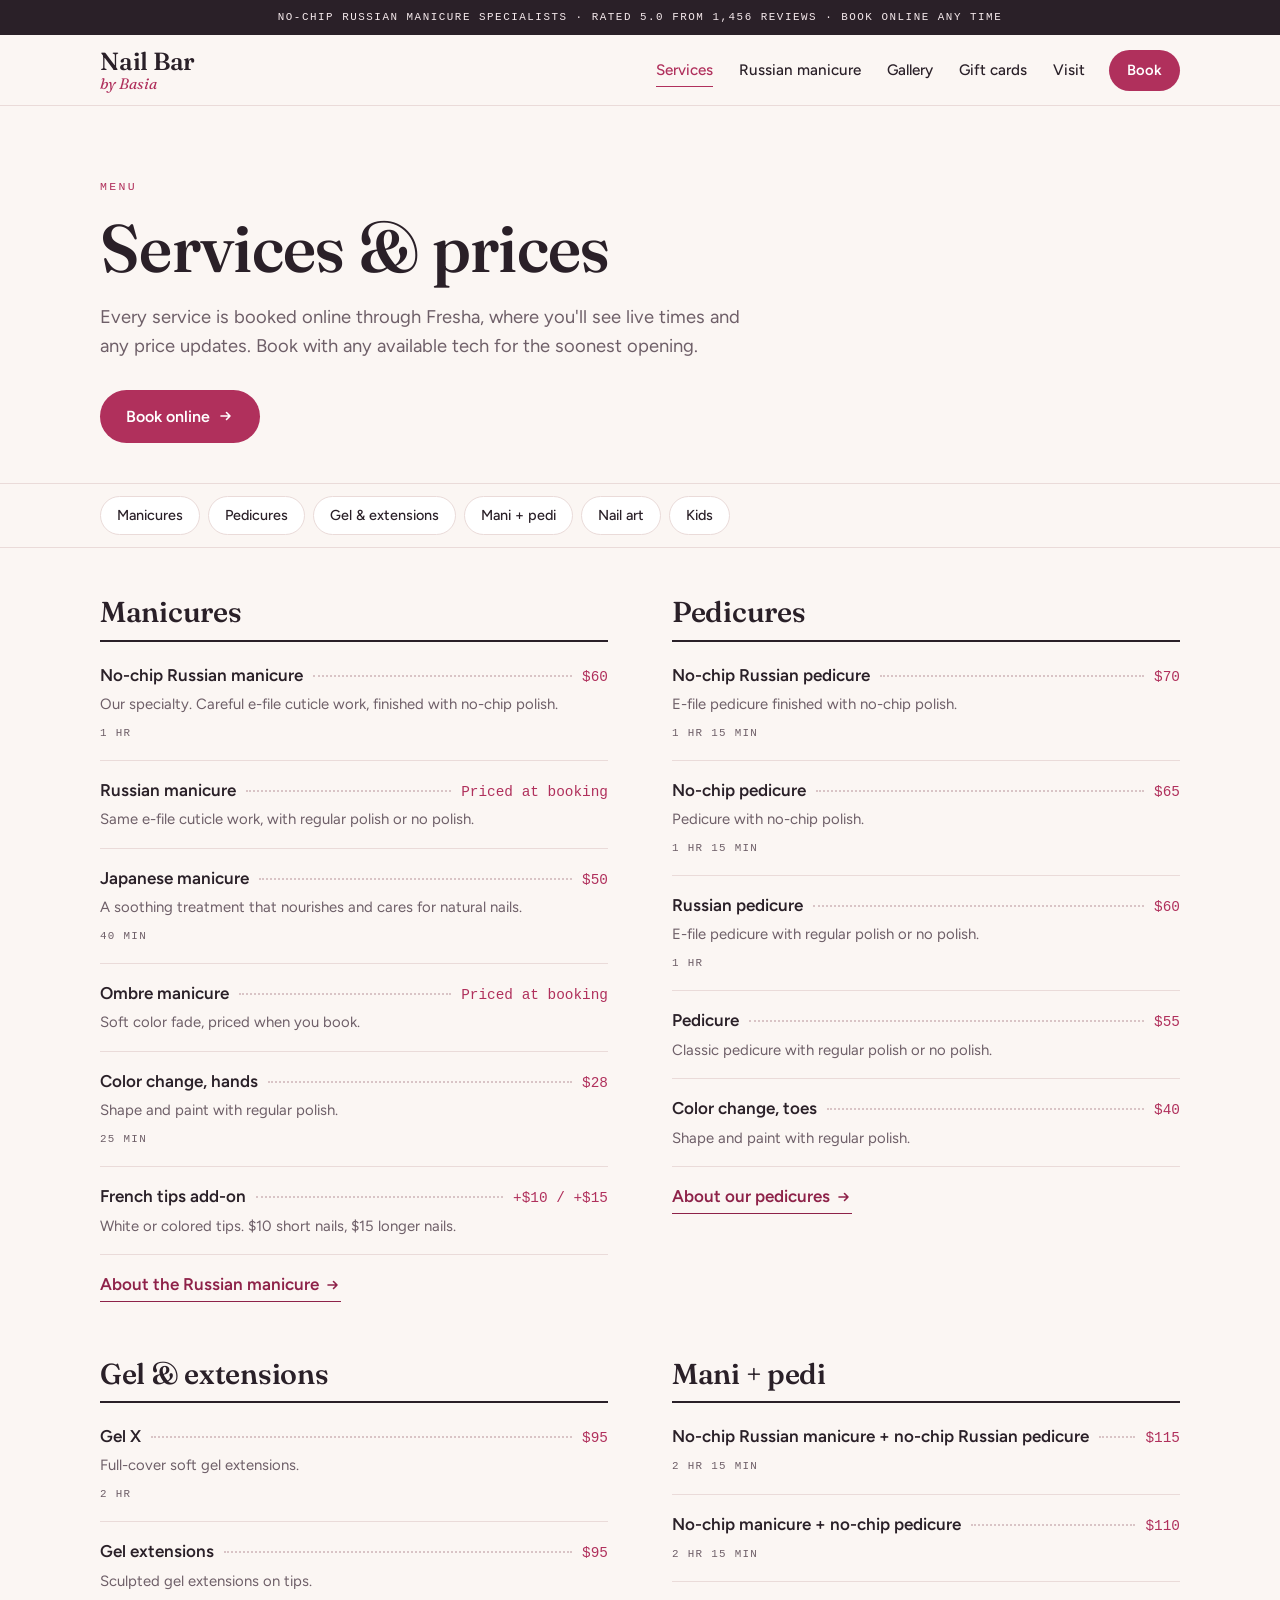
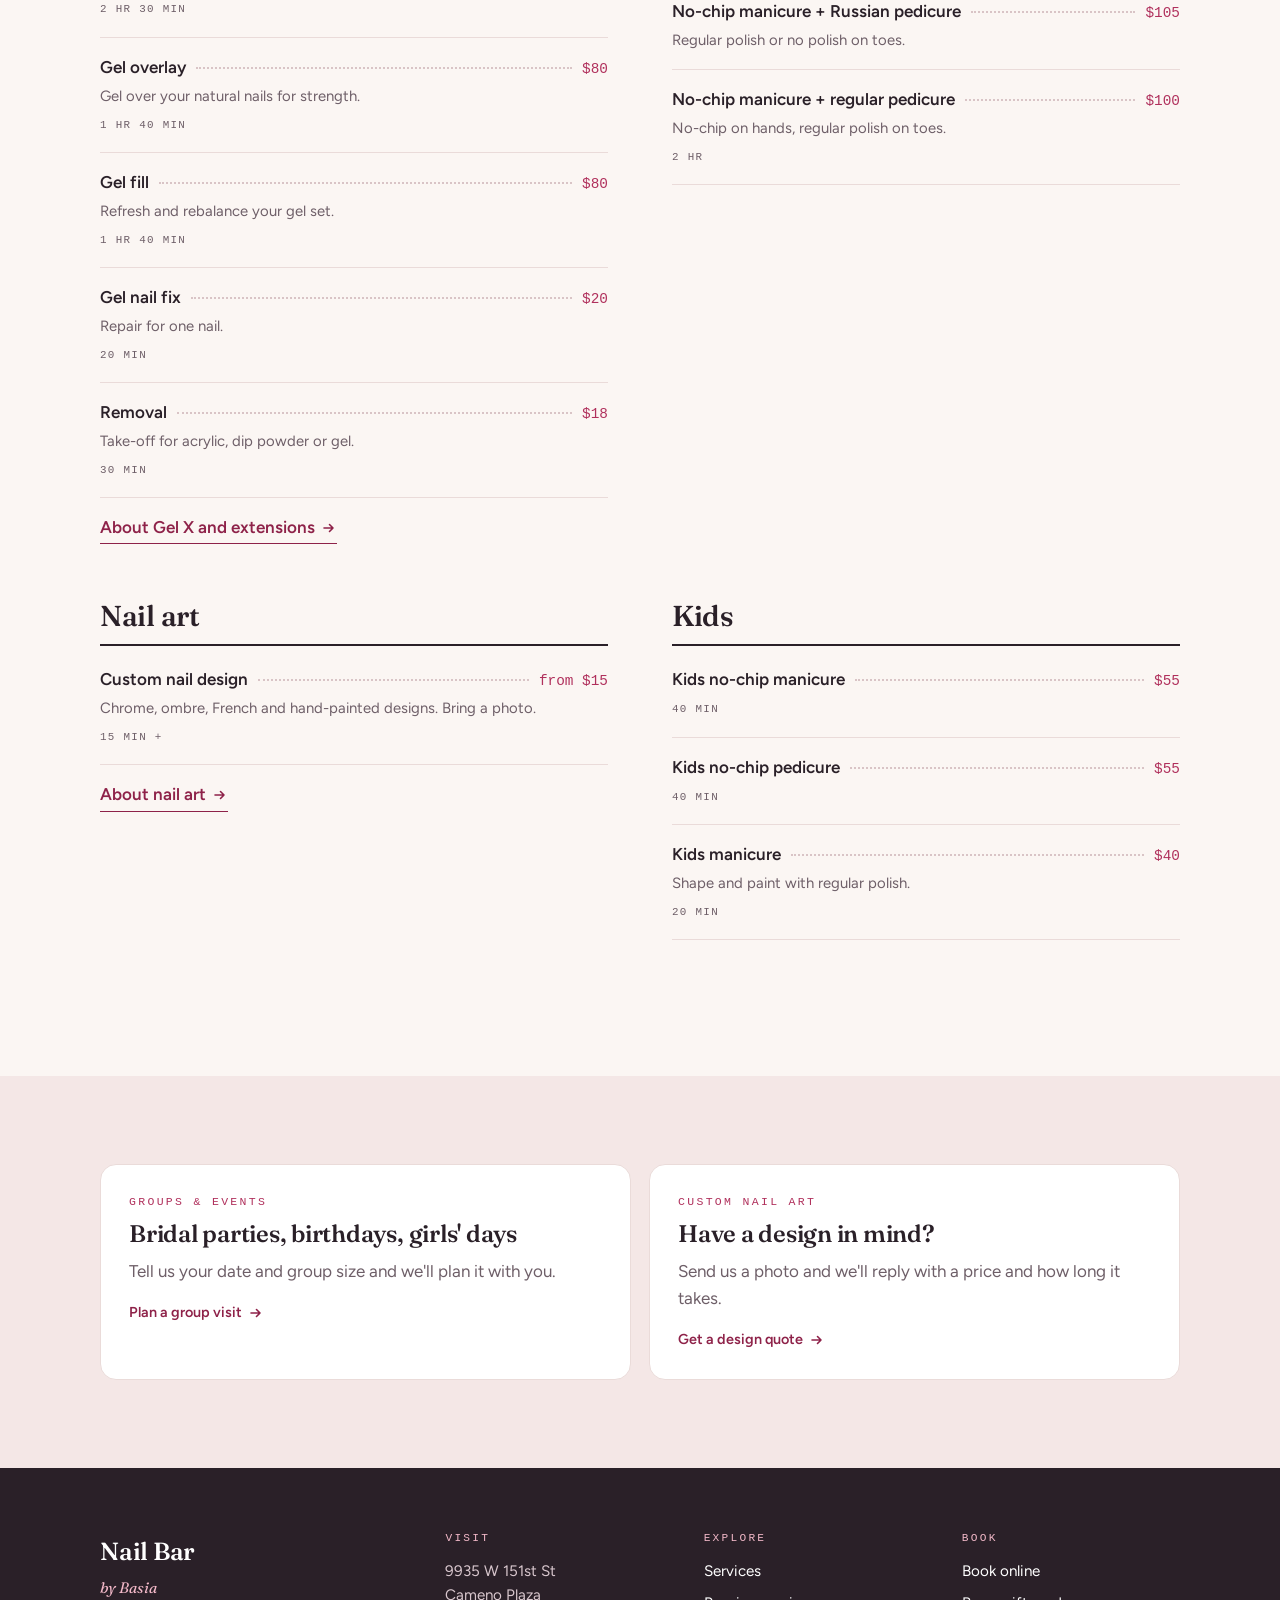
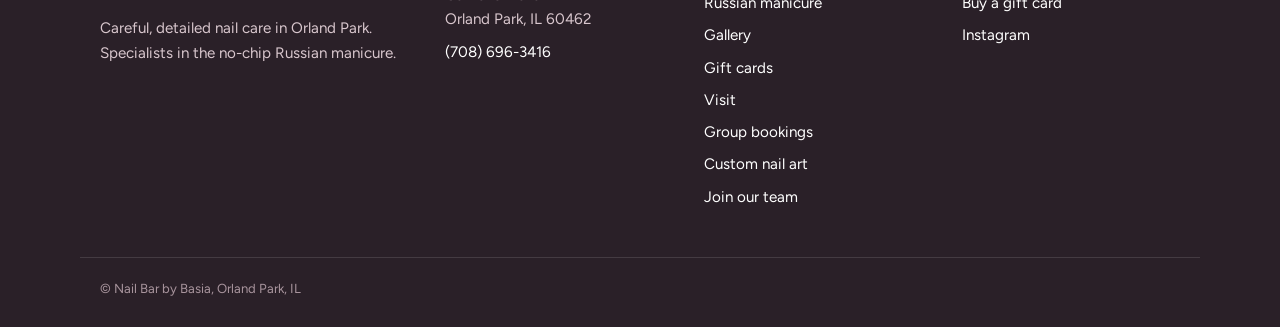
<file: services.html>
<!doctype html>
<html lang="en">
<head>
<meta charset="utf-8">
<meta name="viewport" content="width=device-width, initial-scale=1">
<title>Services &amp; Prices | Nail Bar by Basia, Orland Park</title>
<meta name="description" content="Russian manicures, no-chip pedicures, Gel X, gel fills, nail art and kids services in Orland Park, IL. See prices and book online.">
<link rel="canonical" href="https://nailbarbybasia.com/services.html">

<meta property="og:title" content="Services &amp; Prices | Nail Bar by Basia, Orland Park">
<meta property="og:description" content="Russian manicures, no-chip pedicures, Gel X, gel fills, nail art and kids services in Orland Park, IL. See prices and book online.">
<meta property="og:type" content="website">
<meta property="og:url" content="https://nailbarbybasia.com/services.html">
<meta property="og:site_name" content="Nail Bar by Basia">
<meta property="og:image" content="https://nailbarbybasia.com/img/share.jpg">
<meta property="og:image:width" content="1200">
<meta property="og:image:height" content="630">
<meta name="twitter:card" content="summary_large_image">
<link rel="icon" href="favicon.svg" type="image/svg+xml">
<link rel="preconnect" href="https://fonts.googleapis.com">
<link rel="preconnect" href="https://fonts.gstatic.com" crossorigin>
<link rel="stylesheet" href="https://fonts.googleapis.com/css2?family=Fraunces:ital,opsz,wght@0,9..144,400;0,9..144,560;1,9..144,400&family=Figtree:wght@400;500;600&display=swap">
<link rel="stylesheet" href="style.css?v=7">

</head>
<body>

<div class="announce"><div class="wrap">
  <span>No-chip Russian manicure specialists</span><span class="sep">&nbsp;·&nbsp;Rated&nbsp;5.0&nbsp;from&nbsp;1,456&nbsp;reviews</span><span class="sep">&nbsp;·&nbsp;Book&nbsp;online&nbsp;any&nbsp;time</span>
</div></div>
<header class="site-head"><div class="wrap head-row">
  <a class="logo" href="index.html" aria-label="Nail Bar by Basia home"><span class="logo-mark">Nail Bar</span><span class="logo-sub">by Basia</span></a>
  <nav class="nav" aria-label="Main"><a href="services.html" aria-current="page">Services</a><a href="russian-manicure.html">Russian manicure</a><a href="gallery.html">Gallery</a><a href="gift-cards.html">Gift cards</a><a href="visit.html">Visit</a></nav>
  <a class="btn btn-primary btn-sm" href="https://l.fresha.com/0xjfvpcwc" target="_blank" rel="noopener">Book</a>
</div></header>
<main>

<section class="page-head"><div class="wrap">
  <p class="eyebrow">Menu</p>
  <h1>Services &amp; prices</h1>
  <p class="lede">Every service is booked online through Fresha, where you'll see live times and any price updates. Book with any available tech for the soonest opening.</p>
  <div class="cta-row"><a class="btn btn-primary" href="https://l.fresha.com/0xjfvpcwc" target="_blank" rel="noopener">Book online<svg class="arrow" viewBox="0 0 16 16" aria-hidden="true"><path d="M3 8h9M8.5 4.5L12 8l-3.5 3.5" fill="none" stroke="currentColor" stroke-width="1.6" stroke-linecap="round" stroke-linejoin="round"/></svg></a></div>
</div></section>
<div class="menu-tabs"><div class="wrap"><a href="#manicures">Manicures</a><a href="#pedicures">Pedicures</a><a href="#gel">Gel &amp; extensions</a><a href="#combos">Mani + pedi</a><a href="#art">Nail art</a><a href="#kids">Kids</a></div></div>
<div class="wrap menu-wrap"><section class="menu-group" id="manicures"><h2>Manicures</h2><ul class="menu"><li class="menu-item">
          <div class="mi-top"><span class="mi-name">No-chip Russian manicure</span><span class="mi-dots" aria-hidden="true"></span><span class="mi-price">$60</span></div>
          <p class="mi-desc">Our specialty. Careful e-file cuticle work, finished with no-chip polish.</p><span class="mi-time">1 hr</span></li><li class="menu-item">
          <div class="mi-top"><span class="mi-name">Russian manicure</span><span class="mi-dots" aria-hidden="true"></span><span class="mi-price">Priced at booking</span></div>
          <p class="mi-desc">Same e-file cuticle work, with regular polish or no polish.</p></li><li class="menu-item">
          <div class="mi-top"><span class="mi-name">Japanese manicure</span><span class="mi-dots" aria-hidden="true"></span><span class="mi-price">$50</span></div>
          <p class="mi-desc">A soothing treatment that nourishes and cares for natural nails.</p><span class="mi-time">40 min</span></li><li class="menu-item">
          <div class="mi-top"><span class="mi-name">Ombre manicure</span><span class="mi-dots" aria-hidden="true"></span><span class="mi-price">Priced at booking</span></div>
          <p class="mi-desc">Soft color fade, priced when you book.</p></li><li class="menu-item">
          <div class="mi-top"><span class="mi-name">Color change, hands</span><span class="mi-dots" aria-hidden="true"></span><span class="mi-price">$28</span></div>
          <p class="mi-desc">Shape and paint with regular polish.</p><span class="mi-time">25 min</span></li><li class="menu-item">
          <div class="mi-top"><span class="mi-name">French tips add-on</span><span class="mi-dots" aria-hidden="true"></span><span class="mi-price">+$10 / +$15</span></div>
          <p class="mi-desc">White or colored tips. $10 short nails, $15 longer nails.</p></li></ul><p class="menu-more"><a class="text-link" href="russian-manicure.html">About the Russian manicure<svg class="arrow" viewBox="0 0 16 16" aria-hidden="true"><path d="M3 8h9M8.5 4.5L12 8l-3.5 3.5" fill="none" stroke="currentColor" stroke-width="1.6" stroke-linecap="round" stroke-linejoin="round"/></svg></a></p></section><section class="menu-group" id="pedicures"><h2>Pedicures</h2><ul class="menu"><li class="menu-item">
          <div class="mi-top"><span class="mi-name">No-chip Russian pedicure</span><span class="mi-dots" aria-hidden="true"></span><span class="mi-price">$70</span></div>
          <p class="mi-desc">E-file pedicure finished with no-chip polish.</p><span class="mi-time">1 hr 15 min</span></li><li class="menu-item">
          <div class="mi-top"><span class="mi-name">No-chip pedicure</span><span class="mi-dots" aria-hidden="true"></span><span class="mi-price">$65</span></div>
          <p class="mi-desc">Pedicure with no-chip polish.</p><span class="mi-time">1 hr 15 min</span></li><li class="menu-item">
          <div class="mi-top"><span class="mi-name">Russian pedicure</span><span class="mi-dots" aria-hidden="true"></span><span class="mi-price">$60</span></div>
          <p class="mi-desc">E-file pedicure with regular polish or no polish.</p><span class="mi-time">1 hr</span></li><li class="menu-item">
          <div class="mi-top"><span class="mi-name">Pedicure</span><span class="mi-dots" aria-hidden="true"></span><span class="mi-price">$55</span></div>
          <p class="mi-desc">Classic pedicure with regular polish or no polish.</p></li><li class="menu-item">
          <div class="mi-top"><span class="mi-name">Color change, toes</span><span class="mi-dots" aria-hidden="true"></span><span class="mi-price">$40</span></div>
          <p class="mi-desc">Shape and paint with regular polish.</p></li></ul><p class="menu-more"><a class="text-link" href="pedicures-orland-park.html">About our pedicures<svg class="arrow" viewBox="0 0 16 16" aria-hidden="true"><path d="M3 8h9M8.5 4.5L12 8l-3.5 3.5" fill="none" stroke="currentColor" stroke-width="1.6" stroke-linecap="round" stroke-linejoin="round"/></svg></a></p></section><section class="menu-group" id="gel"><h2>Gel &amp; extensions</h2><ul class="menu"><li class="menu-item">
          <div class="mi-top"><span class="mi-name">Gel X</span><span class="mi-dots" aria-hidden="true"></span><span class="mi-price">$95</span></div>
          <p class="mi-desc">Full-cover soft gel extensions.</p><span class="mi-time">2 hr</span></li><li class="menu-item">
          <div class="mi-top"><span class="mi-name">Gel extensions</span><span class="mi-dots" aria-hidden="true"></span><span class="mi-price">$95</span></div>
          <p class="mi-desc">Sculpted gel extensions on tips.</p><span class="mi-time">2 hr 30 min</span></li><li class="menu-item">
          <div class="mi-top"><span class="mi-name">Gel overlay</span><span class="mi-dots" aria-hidden="true"></span><span class="mi-price">$80</span></div>
          <p class="mi-desc">Gel over your natural nails for strength.</p><span class="mi-time">1 hr 40 min</span></li><li class="menu-item">
          <div class="mi-top"><span class="mi-name">Gel fill</span><span class="mi-dots" aria-hidden="true"></span><span class="mi-price">$80</span></div>
          <p class="mi-desc">Refresh and rebalance your gel set.</p><span class="mi-time">1 hr 40 min</span></li><li class="menu-item">
          <div class="mi-top"><span class="mi-name">Gel nail fix</span><span class="mi-dots" aria-hidden="true"></span><span class="mi-price">$20</span></div>
          <p class="mi-desc">Repair for one nail.</p><span class="mi-time">20 min</span></li><li class="menu-item">
          <div class="mi-top"><span class="mi-name">Removal</span><span class="mi-dots" aria-hidden="true"></span><span class="mi-price">$18</span></div>
          <p class="mi-desc">Take-off for acrylic, dip powder or gel.</p><span class="mi-time">30 min</span></li></ul><p class="menu-more"><a class="text-link" href="gel-x-orland-park.html">About Gel X and extensions<svg class="arrow" viewBox="0 0 16 16" aria-hidden="true"><path d="M3 8h9M8.5 4.5L12 8l-3.5 3.5" fill="none" stroke="currentColor" stroke-width="1.6" stroke-linecap="round" stroke-linejoin="round"/></svg></a></p></section><section class="menu-group" id="combos"><h2>Mani + pedi</h2><ul class="menu"><li class="menu-item">
          <div class="mi-top"><span class="mi-name">No-chip Russian manicure + no-chip Russian pedicure</span><span class="mi-dots" aria-hidden="true"></span><span class="mi-price">$115</span></div>
          <span class="mi-time">2 hr 15 min</span></li><li class="menu-item">
          <div class="mi-top"><span class="mi-name">No-chip manicure + no-chip pedicure</span><span class="mi-dots" aria-hidden="true"></span><span class="mi-price">$110</span></div>
          <span class="mi-time">2 hr 15 min</span></li><li class="menu-item">
          <div class="mi-top"><span class="mi-name">No-chip manicure + Russian pedicure</span><span class="mi-dots" aria-hidden="true"></span><span class="mi-price">$105</span></div>
          <p class="mi-desc">Regular polish or no polish on toes.</p></li><li class="menu-item">
          <div class="mi-top"><span class="mi-name">No-chip manicure + regular pedicure</span><span class="mi-dots" aria-hidden="true"></span><span class="mi-price">$100</span></div>
          <p class="mi-desc">No-chip on hands, regular polish on toes.</p><span class="mi-time">2 hr</span></li></ul></section><section class="menu-group" id="art"><h2>Nail art</h2><ul class="menu"><li class="menu-item">
          <div class="mi-top"><span class="mi-name">Custom nail design</span><span class="mi-dots" aria-hidden="true"></span><span class="mi-price">from $15</span></div>
          <p class="mi-desc">Chrome, ombre, French and hand-painted designs. Bring a photo.</p><span class="mi-time">15 min +</span></li></ul><p class="menu-more"><a class="text-link" href="nail-art-orland-park.html">About nail art<svg class="arrow" viewBox="0 0 16 16" aria-hidden="true"><path d="M3 8h9M8.5 4.5L12 8l-3.5 3.5" fill="none" stroke="currentColor" stroke-width="1.6" stroke-linecap="round" stroke-linejoin="round"/></svg></a></p></section><section class="menu-group" id="kids"><h2>Kids</h2><ul class="menu"><li class="menu-item">
          <div class="mi-top"><span class="mi-name">Kids no-chip manicure</span><span class="mi-dots" aria-hidden="true"></span><span class="mi-price">$55</span></div>
          <span class="mi-time">40 min</span></li><li class="menu-item">
          <div class="mi-top"><span class="mi-name">Kids no-chip pedicure</span><span class="mi-dots" aria-hidden="true"></span><span class="mi-price">$55</span></div>
          <span class="mi-time">40 min</span></li><li class="menu-item">
          <div class="mi-top"><span class="mi-name">Kids manicure</span><span class="mi-dots" aria-hidden="true"></span><span class="mi-price">$40</span></div>
          <p class="mi-desc">Shape and paint with regular polish.</p><span class="mi-time">20 min</span></li></ul></section></div>
<section class="block block-tint"><div class="wrap two-cards">
  <a class="link-card" href="group-bookings.html"><span class="eyebrow">Groups &amp; events</span><h2>Bridal parties, birthdays, girls' days</h2><p>Tell us your date and group size and we'll plan it with you.</p><span class="svc-more">Plan a group visit<svg class="arrow" viewBox="0 0 16 16" aria-hidden="true"><path d="M3 8h9M8.5 4.5L12 8l-3.5 3.5" fill="none" stroke="currentColor" stroke-width="1.6" stroke-linecap="round" stroke-linejoin="round"/></svg></span></a>
  <a class="link-card" href="custom-design.html"><span class="eyebrow">Custom nail art</span><h2>Have a design in mind?</h2><p>Send us a photo and we'll reply with a price and how long it takes.</p><span class="svc-more">Get a design quote<svg class="arrow" viewBox="0 0 16 16" aria-hidden="true"><path d="M3 8h9M8.5 4.5L12 8l-3.5 3.5" fill="none" stroke="currentColor" stroke-width="1.6" stroke-linecap="round" stroke-linejoin="round"/></svg></span></a>
</div></section>

</main>
<footer class="site-foot"><div class="wrap foot-grid">
  <div class="foot-brand">
    <span class="logo-mark">Nail Bar</span><span class="logo-sub">by Basia</span>
    <p>Careful, detailed nail care in Orland Park. Specialists in the no-chip Russian manicure.</p>
  </div>
  <div>
    <h2 class="foot-h">Visit</h2>
    <p>9935 W 151st St<br>Cameno Plaza<br>Orland Park, IL 60462</p>
    <p><a href="tel:+17086963416">(708) 696-3416</a></p>
  </div>
  <div>
    <h2 class="foot-h">Explore</h2>
    <ul class="foot-links"><li><a href="services.html">Services</a></li><li><a href="russian-manicure.html">Russian manicure</a></li><li><a href="gallery.html">Gallery</a></li><li><a href="gift-cards.html">Gift cards</a></li><li><a href="visit.html">Visit</a></li><li><a href="group-bookings.html">Group bookings</a></li><li><a href="custom-design.html">Custom nail art</a></li><li><a href="join-our-team.html">Join our team</a></li></ul>
  </div>
  <div>
    <h2 class="foot-h">Book</h2>
    <ul class="foot-links">
      <li><a href="https://l.fresha.com/0xjfvpcwc" target="_blank" rel="noopener">Book online</a></li>
      <li><a href="https://l.fresha.com/0wj8vycqc" target="_blank" rel="noopener">Buy a gift card</a></li>
      <li><a href="https://www.instagram.com/nailbar_by_basia/" target="_blank" rel="noopener">Instagram</a></li>
    </ul>
  </div>
</div>
<div class="wrap foot-base">© Nail Bar by Basia, Orland Park, IL</div>
</footer>
<a class="sticky-book" href="https://l.fresha.com/0xjfvpcwc" target="_blank" rel="noopener">Book an appointment<svg class="arrow" viewBox="0 0 16 16" aria-hidden="true"><path d="M3 8h9M8.5 4.5L12 8l-3.5 3.5" fill="none" stroke="currentColor" stroke-width="1.6" stroke-linecap="round" stroke-linejoin="round"/></svg></a>
</body>
</html>
</file>
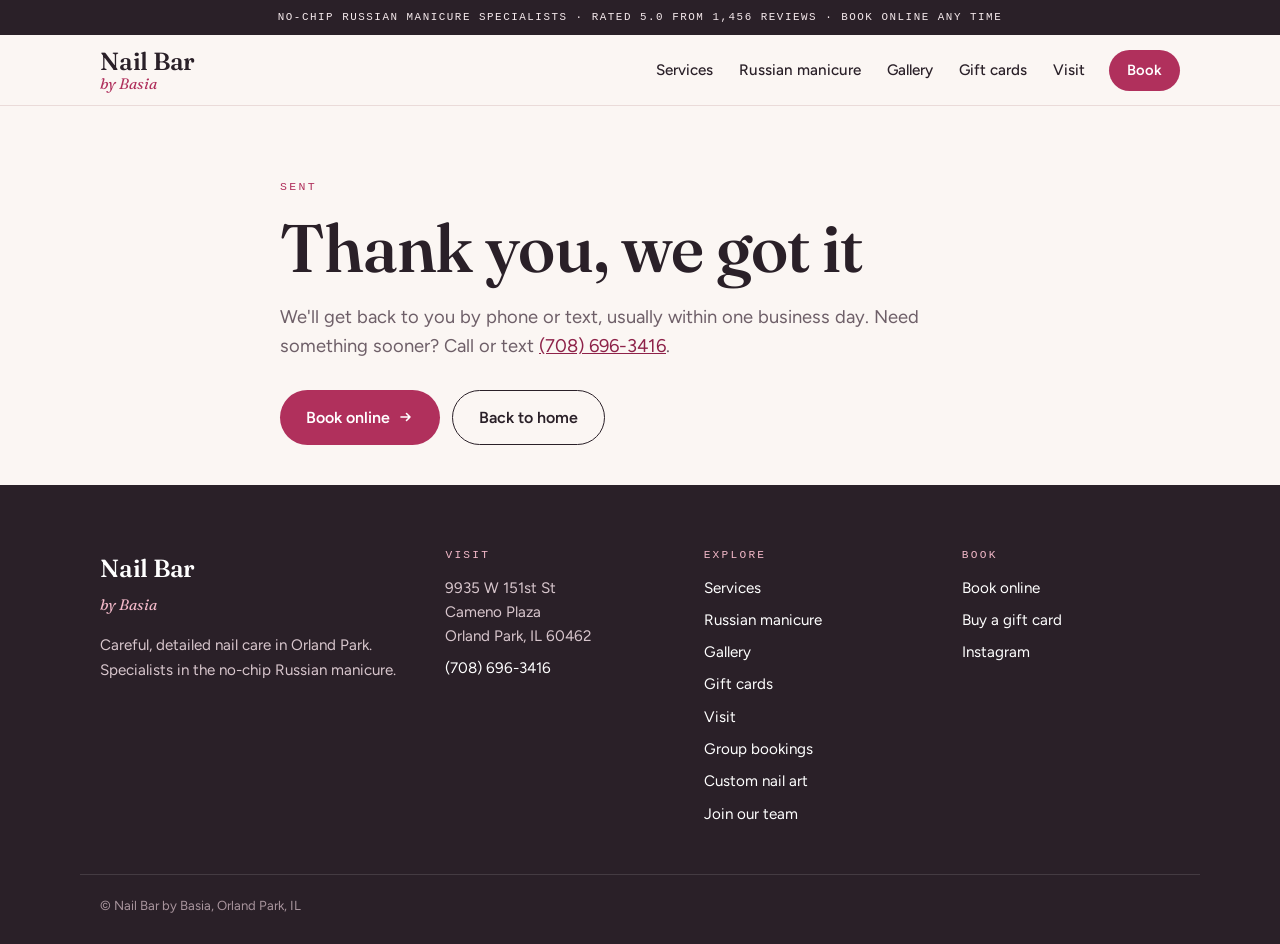
<file: thanks.html>
<!doctype html>
<html lang="en">
<head>
<meta charset="utf-8">
<meta name="viewport" content="width=device-width, initial-scale=1">
<title>Thank you | Nail Bar by Basia</title>
<meta name="description" content="Your message was sent.">
<link rel="canonical" href="https://nailbarbybasia.com/thanks.html">

<meta property="og:title" content="Thank you | Nail Bar by Basia">
<meta property="og:description" content="Your message was sent.">
<meta property="og:type" content="website">
<meta property="og:url" content="https://nailbarbybasia.com/thanks.html">
<meta property="og:site_name" content="Nail Bar by Basia">
<meta property="og:image" content="https://nailbarbybasia.com/img/share.jpg">
<meta property="og:image:width" content="1200">
<meta property="og:image:height" content="630">
<meta name="twitter:card" content="summary_large_image">
<link rel="icon" href="favicon.svg" type="image/svg+xml">
<link rel="preconnect" href="https://fonts.googleapis.com">
<link rel="preconnect" href="https://fonts.gstatic.com" crossorigin>
<link rel="stylesheet" href="https://fonts.googleapis.com/css2?family=Fraunces:ital,opsz,wght@0,9..144,400;0,9..144,560;1,9..144,400&family=Figtree:wght@400;500;600&display=swap">
<link rel="stylesheet" href="style.css?v=7">

</head>
<body>

<div class="announce"><div class="wrap">
  <span>No-chip Russian manicure specialists</span><span class="sep">&nbsp;·&nbsp;Rated&nbsp;5.0&nbsp;from&nbsp;1,456&nbsp;reviews</span><span class="sep">&nbsp;·&nbsp;Book&nbsp;online&nbsp;any&nbsp;time</span>
</div></div>
<header class="site-head"><div class="wrap head-row">
  <a class="logo" href="index.html" aria-label="Nail Bar by Basia home"><span class="logo-mark">Nail Bar</span><span class="logo-sub">by Basia</span></a>
  <nav class="nav" aria-label="Main"><a href="services.html">Services</a><a href="russian-manicure.html">Russian manicure</a><a href="gallery.html">Gallery</a><a href="gift-cards.html">Gift cards</a><a href="visit.html">Visit</a></nav>
  <a class="btn btn-primary btn-sm" href="https://l.fresha.com/0xjfvpcwc" target="_blank" rel="noopener">Book</a>
</div></header>
<main>
<section class="page-head"><div class="wrap narrow">
  <p class="eyebrow">Sent</p><h1>Thank you, we got it</h1>
  <p class="lede">We'll get back to you by phone or text, usually within one business day. Need something sooner? Call or text <a href="tel:+17086963416">(708) 696-3416</a>.</p>
  <div class="cta-row"><a class="btn btn-primary" href="https://l.fresha.com/0xjfvpcwc" target="_blank" rel="noopener">Book online<svg class="arrow" viewBox="0 0 16 16" aria-hidden="true"><path d="M3 8h9M8.5 4.5L12 8l-3.5 3.5" fill="none" stroke="currentColor" stroke-width="1.6" stroke-linecap="round" stroke-linejoin="round"/></svg></a><a class="btn btn-ghost" href="index.html">Back to home</a></div>
</div></section>
</main>
<footer class="site-foot"><div class="wrap foot-grid">
  <div class="foot-brand">
    <span class="logo-mark">Nail Bar</span><span class="logo-sub">by Basia</span>
    <p>Careful, detailed nail care in Orland Park. Specialists in the no-chip Russian manicure.</p>
  </div>
  <div>
    <h2 class="foot-h">Visit</h2>
    <p>9935 W 151st St<br>Cameno Plaza<br>Orland Park, IL 60462</p>
    <p><a href="tel:+17086963416">(708) 696-3416</a></p>
  </div>
  <div>
    <h2 class="foot-h">Explore</h2>
    <ul class="foot-links"><li><a href="services.html">Services</a></li><li><a href="russian-manicure.html">Russian manicure</a></li><li><a href="gallery.html">Gallery</a></li><li><a href="gift-cards.html">Gift cards</a></li><li><a href="visit.html">Visit</a></li><li><a href="group-bookings.html">Group bookings</a></li><li><a href="custom-design.html">Custom nail art</a></li><li><a href="join-our-team.html">Join our team</a></li></ul>
  </div>
  <div>
    <h2 class="foot-h">Book</h2>
    <ul class="foot-links">
      <li><a href="https://l.fresha.com/0xjfvpcwc" target="_blank" rel="noopener">Book online</a></li>
      <li><a href="https://l.fresha.com/0wj8vycqc" target="_blank" rel="noopener">Buy a gift card</a></li>
      <li><a href="https://www.instagram.com/nailbar_by_basia/" target="_blank" rel="noopener">Instagram</a></li>
    </ul>
  </div>
</div>
<div class="wrap foot-base">© Nail Bar by Basia, Orland Park, IL</div>
</footer>
<a class="sticky-book" href="https://l.fresha.com/0xjfvpcwc" target="_blank" rel="noopener">Book an appointment<svg class="arrow" viewBox="0 0 16 16" aria-hidden="true"><path d="M3 8h9M8.5 4.5L12 8l-3.5 3.5" fill="none" stroke="currentColor" stroke-width="1.6" stroke-linecap="round" stroke-linejoin="round"/></svg></a>
</body>
</html>
</file>
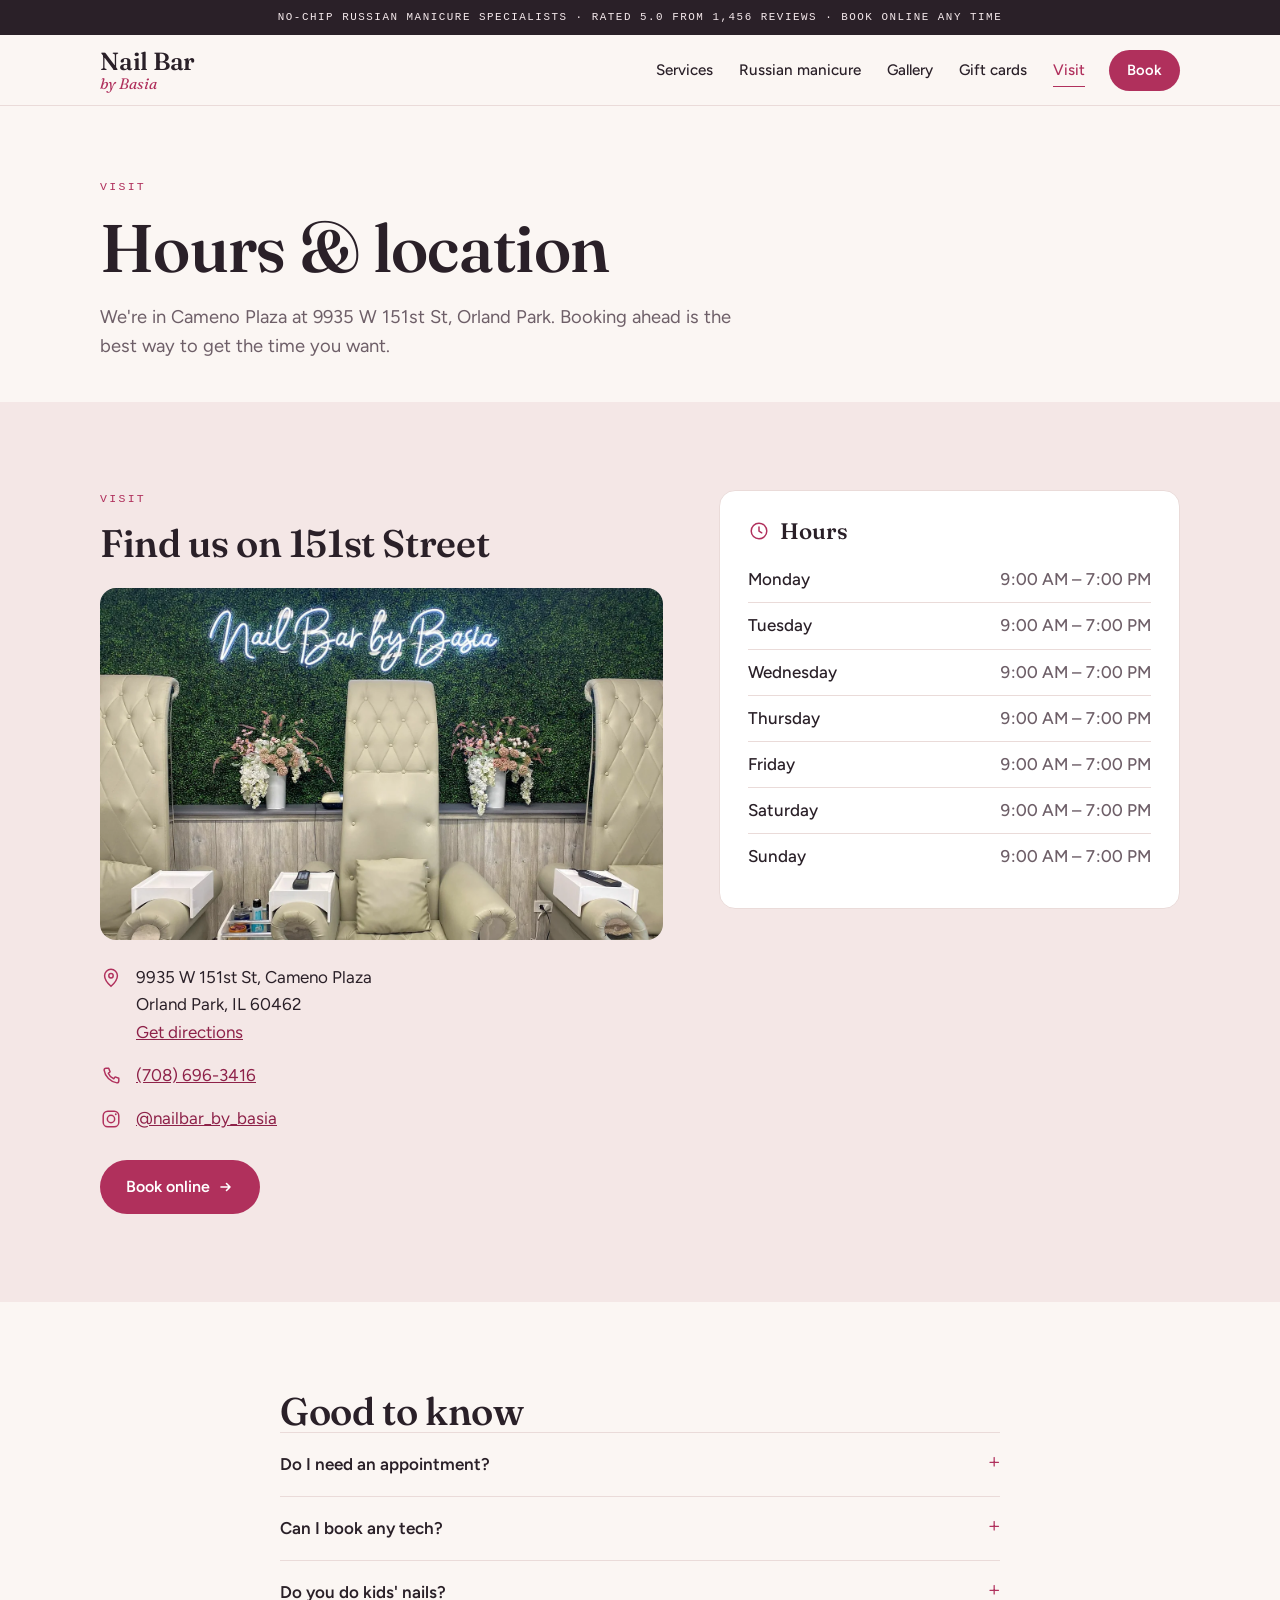
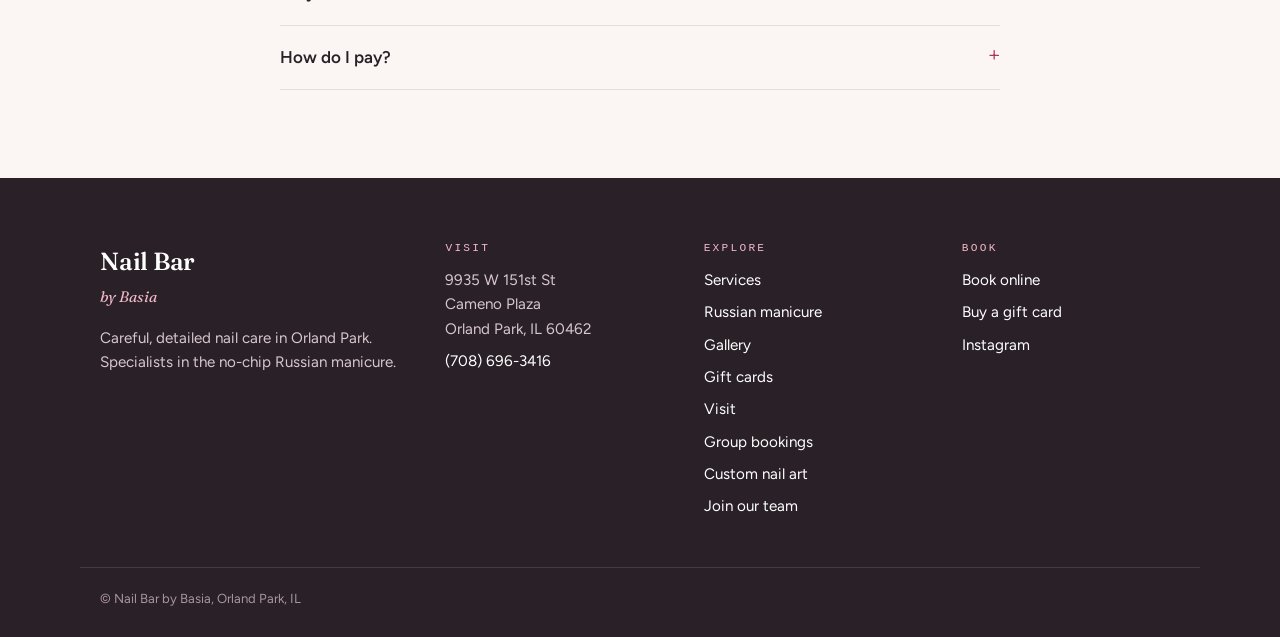
<file: visit.html>
<!doctype html>
<html lang="en">
<head>
<meta charset="utf-8">
<meta name="viewport" content="width=device-width, initial-scale=1">
<title>Hours &amp; Location | Nail Bar by Basia, Orland Park</title>
<meta name="description" content="Nail Bar by Basia, 9935 W 151st St, Orland Park, IL 60462. Phone (708) 696-3416. Hours, directions and online booking.">
<link rel="canonical" href="https://nailbarbybasia.com/visit.html">

<meta property="og:title" content="Hours &amp; Location | Nail Bar by Basia, Orland Park">
<meta property="og:description" content="Nail Bar by Basia, 9935 W 151st St, Orland Park, IL 60462. Phone (708) 696-3416. Hours, directions and online booking.">
<meta property="og:type" content="website">
<meta property="og:url" content="https://nailbarbybasia.com/visit.html">
<meta property="og:site_name" content="Nail Bar by Basia">
<meta property="og:image" content="https://nailbarbybasia.com/img/share.jpg">
<meta property="og:image:width" content="1200">
<meta property="og:image:height" content="630">
<meta name="twitter:card" content="summary_large_image">
<link rel="icon" href="favicon.svg" type="image/svg+xml">
<link rel="preconnect" href="https://fonts.googleapis.com">
<link rel="preconnect" href="https://fonts.gstatic.com" crossorigin>
<link rel="stylesheet" href="https://fonts.googleapis.com/css2?family=Fraunces:ital,opsz,wght@0,9..144,400;0,9..144,560;1,9..144,400&family=Figtree:wght@400;500;600&display=swap">
<link rel="stylesheet" href="style.css?v=7">

</head>
<body>

<div class="announce"><div class="wrap">
  <span>No-chip Russian manicure specialists</span><span class="sep">&nbsp;·&nbsp;Rated&nbsp;5.0&nbsp;from&nbsp;1,456&nbsp;reviews</span><span class="sep">&nbsp;·&nbsp;Book&nbsp;online&nbsp;any&nbsp;time</span>
</div></div>
<header class="site-head"><div class="wrap head-row">
  <a class="logo" href="index.html" aria-label="Nail Bar by Basia home"><span class="logo-mark">Nail Bar</span><span class="logo-sub">by Basia</span></a>
  <nav class="nav" aria-label="Main"><a href="services.html">Services</a><a href="russian-manicure.html">Russian manicure</a><a href="gallery.html">Gallery</a><a href="gift-cards.html">Gift cards</a><a href="visit.html" aria-current="page">Visit</a></nav>
  <a class="btn btn-primary btn-sm" href="https://l.fresha.com/0xjfvpcwc" target="_blank" rel="noopener">Book</a>
</div></header>
<main>

<section class="page-head"><div class="wrap">
  <p class="eyebrow">Visit</p>
  <h1>Hours &amp; location</h1>
  <p class="lede">We're in Cameno Plaza at 9935 W 151st St, Orland Park. Booking ahead is the best way to get the time you want.</p>
</div></section>
<section class="block block-tint" id="visit"><div class="wrap visit-grid">
  <div>
    <p class="eyebrow">Visit</p>
    <h2>Find us on 151st Street</h2>
    <picture class="salon-pic"><source srcset="img/salon.webp" type="image/webp"><img src="img/salon.jpg" alt="Inside Nail Bar by Basia: pedicure chairs under the neon salon sign" width="1400" height="875" loading="lazy" decoding="async"></picture>
    <ul class="contact">
      <li><svg viewBox="0 0 24 24" aria-hidden="true"><path d="M12 21s-7-6.2-7-11.5A7 7 0 0 1 19 9.5C19 14.8 12 21 12 21z" fill="none" stroke="currentColor" stroke-width="1.6"/><circle cx="12" cy="9.5" r="2.4" fill="none" stroke="currentColor" stroke-width="1.6"/></svg><span>9935 W 151st St, Cameno Plaza<br>Orland Park, IL 60462<br><a href="https://www.google.com/maps/search/?api=1&query=Nail+Bar+by+Basia+9935+151st+St+Orland+Park+IL" target="_blank" rel="noopener">Get directions</a></span></li>
      <li><svg viewBox="0 0 24 24" aria-hidden="true"><path d="M6.5 3.5h3l1.5 4-2 1.5a11 11 0 0 0 6 6l1.5-2 4 1.5v3a2 2 0 0 1-2 2A16.5 16.5 0 0 1 4.5 5.5a2 2 0 0 1 2-2z" fill="none" stroke="currentColor" stroke-width="1.6" stroke-linejoin="round"/></svg><span><a href="tel:+17086963416">(708) 696-3416</a></span></li>
      <li><svg viewBox="0 0 24 24" aria-hidden="true"><rect x="3.5" y="3.5" width="17" height="17" rx="5" fill="none" stroke="currentColor" stroke-width="1.6"/><circle cx="12" cy="12" r="4" fill="none" stroke="currentColor" stroke-width="1.6"/><circle cx="17.2" cy="6.8" r="1" fill="currentColor"/></svg><span><a href="https://www.instagram.com/nailbar_by_basia/" target="_blank" rel="noopener">@nailbar_by_basia</a></span></li>
    </ul>
    <div class="cta-row"><a class="btn btn-primary" href="https://l.fresha.com/0xjfvpcwc" target="_blank" rel="noopener">Book online<svg class="arrow" viewBox="0 0 16 16" aria-hidden="true"><path d="M3 8h9M8.5 4.5L12 8l-3.5 3.5" fill="none" stroke="currentColor" stroke-width="1.6" stroke-linecap="round" stroke-linejoin="round"/></svg></a></div>
  </div>
  <div class="hours-card">
    <h3><svg viewBox="0 0 24 24" aria-hidden="true"><circle cx="12" cy="12" r="8.5" fill="none" stroke="currentColor" stroke-width="1.6"/><path d="M12 7.5V12l3 2" fill="none" stroke="currentColor" stroke-width="1.6" stroke-linecap="round"/></svg>Hours</h3>
    <table class="hours"><tr><th scope="row">Monday</th><td>9:00 AM – 7:00 PM</td></tr><tr><th scope="row">Tuesday</th><td>9:00 AM – 7:00 PM</td></tr><tr><th scope="row">Wednesday</th><td>9:00 AM – 7:00 PM</td></tr><tr><th scope="row">Thursday</th><td>9:00 AM – 7:00 PM</td></tr><tr><th scope="row">Friday</th><td>9:00 AM – 7:00 PM</td></tr><tr><th scope="row">Saturday</th><td>9:00 AM – 7:00 PM</td></tr><tr><th scope="row">Sunday</th><td>9:00 AM – 7:00 PM</td></tr></table>
    
  </div>
</div></section>
<section class="block"><div class="wrap narrow">
  <h2>Good to know</h2>
  <div class="faq">
    <details><summary>Do I need an appointment?</summary><p>Appointments are recommended. Book online to see every open time.</p></details>
    <details><summary>Can I book any tech?</summary><p>Yes. Choose "any available" when you book for the soonest opening.</p></details>
    <details><summary>Do you do kids' nails?</summary><p>Yes. Kids manicures start at $40, and kids no-chip manicures and pedicures are $55.</p></details>
    <details><summary>How do I pay?</summary><p>Credit and debit cards are accepted.</p></details>
  </div>
</div></section>

</main>
<footer class="site-foot"><div class="wrap foot-grid">
  <div class="foot-brand">
    <span class="logo-mark">Nail Bar</span><span class="logo-sub">by Basia</span>
    <p>Careful, detailed nail care in Orland Park. Specialists in the no-chip Russian manicure.</p>
  </div>
  <div>
    <h2 class="foot-h">Visit</h2>
    <p>9935 W 151st St<br>Cameno Plaza<br>Orland Park, IL 60462</p>
    <p><a href="tel:+17086963416">(708) 696-3416</a></p>
  </div>
  <div>
    <h2 class="foot-h">Explore</h2>
    <ul class="foot-links"><li><a href="services.html">Services</a></li><li><a href="russian-manicure.html">Russian manicure</a></li><li><a href="gallery.html">Gallery</a></li><li><a href="gift-cards.html">Gift cards</a></li><li><a href="visit.html">Visit</a></li><li><a href="group-bookings.html">Group bookings</a></li><li><a href="custom-design.html">Custom nail art</a></li><li><a href="join-our-team.html">Join our team</a></li></ul>
  </div>
  <div>
    <h2 class="foot-h">Book</h2>
    <ul class="foot-links">
      <li><a href="https://l.fresha.com/0xjfvpcwc" target="_blank" rel="noopener">Book online</a></li>
      <li><a href="https://l.fresha.com/0wj8vycqc" target="_blank" rel="noopener">Buy a gift card</a></li>
      <li><a href="https://www.instagram.com/nailbar_by_basia/" target="_blank" rel="noopener">Instagram</a></li>
    </ul>
  </div>
</div>
<div class="wrap foot-base">© Nail Bar by Basia, Orland Park, IL</div>
</footer>
<a class="sticky-book" href="https://l.fresha.com/0xjfvpcwc" target="_blank" rel="noopener">Book an appointment<svg class="arrow" viewBox="0 0 16 16" aria-hidden="true"><path d="M3 8h9M8.5 4.5L12 8l-3.5 3.5" fill="none" stroke="currentColor" stroke-width="1.6" stroke-linecap="round" stroke-linejoin="round"/></svg></a>
</body>
</html>
</file>
<file: style.css>
/* Nail Bar by Basia
   Layout: one centered column (max 1120px); split hero (copy | polish shade card);
   alternating plain / tinted bands; menu page = tabbed list with dotted price leaders. */
:root{
  --paper:#FBF6F3;      /* blush ivory page */
  --paper-2:#FFFFFF;    /* cards */
  --paper-3:#F4E7E6;    /* tinted bands */
  --ink:#2A2028;        /* plum-black text */
  --ink-soft:#6E5F68;   /* secondary text */
  --line:#EADBD9;       /* hairlines */
  --berry:#B0305C;      /* accent: polish berry */
  --berry-deep:#8E2249;
  --gold:#C9973F;       /* stars */
  --display:"Fraunces", "Iowan Old Style", Georgia, serif;
  --sans:"Figtree", ui-sans-serif, -apple-system, "Segoe UI", Helvetica, Arial, sans-serif;
  --mono:ui-monospace, "SF Mono", Menlo, monospace;
  --r-card:16px; --r-sm:10px;
  --shadow:0 18px 40px -24px rgba(90,40,60,.35);
  color-scheme:light;
}
*,*::before,*::after{box-sizing:border-box}
html{scroll-behavior:smooth;-webkit-text-size-adjust:100%}
body{margin:0;background:var(--paper);color:var(--ink);font-family:var(--sans);font-size:17px;line-height:1.6}
img{max-width:100%;display:block}
a{color:var(--berry-deep)}
a:focus-visible,.btn:focus-visible,summary:focus-visible{outline:2px solid var(--berry);outline-offset:3px;border-radius:6px}
h1,h2,h3{font-family:var(--display);font-weight:560;line-height:1.1;letter-spacing:-.01em;text-wrap:balance;margin:0}
h1{font-size:clamp(2.4rem,1.5rem + 4vw,4.2rem)}
h1 em{font-style:italic;font-weight:400;color:var(--berry)}
h2{font-size:clamp(1.7rem,1.3rem + 1.6vw,2.4rem)}
h3{font-size:1.15rem;font-family:var(--sans);font-weight:600;letter-spacing:0}
p{margin:0}
.wrap{max-width:1120px;margin:0 auto;padding-left:max(20px,env(safe-area-inset-left,0px));padding-right:max(20px,env(safe-area-inset-right,0px))}
.narrow{max-width:760px}
.eyebrow,.mono{font-family:var(--mono);font-size:.72rem;letter-spacing:.2em;text-transform:uppercase}
.eyebrow{color:var(--berry);margin-bottom:14px}
.lede{font-size:1.15rem;color:var(--ink-soft);max-width:56ch}
.muted{color:var(--ink-soft)}
.note{font-size:.85rem;color:var(--ink-soft)}
.center{text-align:center}

/* draft ribbon + announce */
.draft{background:#FFF3C4;color:#5C4500;font-size:.82rem;text-align:center;padding:6px 16px;font-weight:500}
.announce{background:var(--ink);color:#F5E9EC;font-family:var(--mono);font-size:.68rem;letter-spacing:.14em;text-transform:uppercase}
.announce .wrap{padding-block:9px;text-align:center}
.announce .sep{white-space:nowrap}

/* header */
.site-head{position:sticky;top:0;z-index:20;background:rgba(251,246,243,.92);backdrop-filter:saturate(1.4) blur(10px);-webkit-backdrop-filter:saturate(1.4) blur(10px);border-bottom:1px solid var(--line)}
.head-row{display:flex;align-items:center;gap:24px;padding-block:14px}
.logo{display:flex;flex-direction:column;text-decoration:none;color:var(--ink);line-height:1}
.logo-mark{font-family:var(--display);font-size:1.55rem;font-weight:560;letter-spacing:-.01em}
.logo-sub{font-family:var(--display);font-style:italic;font-size:.95rem;color:var(--berry);margin-top:2px}
.nav{display:flex;gap:26px;margin-left:auto}
.nav a{color:var(--ink);text-decoration:none;font-size:.95rem;font-weight:500;padding-block:4px;border-bottom:1.5px solid transparent;transition:border-color .15s,color .15s}
.nav a:hover,.nav a[aria-current="page"]{color:var(--berry);border-color:var(--berry)}

/* buttons */
.btn{display:inline-flex;align-items:center;gap:8px;border-radius:100px;padding:14px 26px;font-weight:600;font-size:1rem;text-decoration:none;transition:transform .12s,box-shadow .12s,background .12s;white-space:nowrap}
.btn-primary{background:var(--berry);color:#fff}
.btn-primary:hover{background:var(--berry-deep);transform:translateY(-1px);box-shadow:0 12px 24px -12px var(--berry)}
.btn-ghost{border:1.5px solid var(--ink);color:var(--ink)}
.btn-ghost:hover{background:var(--ink);color:var(--paper);transform:translateY(-1px)}
.btn-sm{padding:9px 18px;font-size:.92rem}
.arrow{width:16px;height:16px;flex:none}
.cta-row{display:flex;flex-wrap:wrap;gap:12px;margin-top:28px}
.text-link{display:inline-flex;align-items:center;gap:6px;font-weight:600;color:var(--berry-deep);text-decoration:none;border-bottom:1.5px solid currentColor;padding-bottom:2px}
.text-link:hover .arrow{transform:translateX(3px)}
.text-link .arrow{transition:transform .15s}

/* hero */
.hero{position:relative;overflow:hidden;padding-block:72px 64px}
.hero::before{content:"";position:absolute;inset:-20% -10% auto 35%;height:140%;background:radial-gradient(60% 55% at 60% 35%,#F7D9DF 0%,rgba(247,217,223,.35) 45%,transparent 72%);pointer-events:none}
.hero-grid{position:relative;display:grid;grid-template-columns:1.1fr .9fr;gap:56px;align-items:center}
.hero-copy{min-width:0}
.hero-copy h1{margin-bottom:22px}
.proof{display:flex;align-items:center;gap:8px;margin-top:22px;color:var(--ink-soft);font-size:.95rem}
.star{width:16px;height:16px;fill:var(--gold);flex:none}

/* shade card */
.swatch-card{margin:0;background:var(--paper-2);border:1px solid var(--line);border-radius:22px;padding:26px 26px 22px;box-shadow:var(--shadow);transform:rotate(1.5deg);max-width:420px;margin-left:auto}
.swatch-head{display:flex;justify-content:space-between;color:var(--ink-soft);padding-bottom:16px;border-bottom:1px dashed var(--line)}
.chips{list-style:none;margin:20px 0 22px;padding:0;display:grid;grid-template-columns:repeat(4,1fr);gap:18px 12px}
.chips li{display:flex;flex-direction:column;align-items:center;gap:8px}
.chip{display:block;width:44px;height:58px;border-radius:22px 22px 10px 10px;background:linear-gradient(160deg,rgba(255,255,255,.55) 0%,rgba(255,255,255,0) 38%),var(--c);box-shadow:inset 0 -6px 10px rgba(0,0,0,.12),0 6px 12px -6px rgba(40,10,25,.35);transition:transform .25s}
.chips li:hover .chip{transform:translateY(-4px) rotate(-4deg)}
.chip-name{font-family:var(--mono);font-size:.62rem;letter-spacing:.12em;text-transform:uppercase;color:var(--ink-soft)}
.swatch-card figcaption{display:flex;flex-direction:column;gap:4px;padding-top:16px;border-top:1px dashed var(--line)}
.rating{display:flex;gap:2px}
.swatch-card strong{font-family:var(--display);font-size:1.3rem;font-weight:560}
.swatch-card .muted{font-size:.88rem}

/* trust */
.trust{border-block:1px solid var(--line);background:var(--paper-2)}
.trust-row{list-style:none;margin:0;padding:18px 0;display:grid;grid-template-columns:repeat(4,1fr);gap:16px}
.trust-row li{display:flex;align-items:center;gap:10px;font-size:.92rem;font-weight:500}
.trust-row svg{width:22px;height:22px;color:var(--berry);flex:none}

/* blocks */
.block{padding-block:88px}
.block-tint{background:var(--paper-3)}
.block-head{display:flex;flex-direction:column;gap:10px;margin-bottom:40px;max-width:620px}
.block-head .eyebrow{margin-bottom:0}
.block .center{margin-top:36px}

/* service cards */
.svc-grid{display:grid;grid-template-columns:repeat(4,1fr);gap:18px}
.svc-card{display:flex;flex-direction:column;gap:8px;background:var(--paper-2);border:1px solid var(--line);border-radius:var(--r-card);padding:24px 22px;text-decoration:none;color:var(--ink);transition:transform .15s,box-shadow .15s,border-color .15s}
.svc-card:hover{transform:translateY(-3px);box-shadow:var(--shadow);border-color:#DCC2C6}
.svc-name{font-family:var(--display);font-size:1.3rem;font-weight:560;line-height:1.2}
.svc-price{font-family:var(--mono);font-size:.85rem;color:var(--berry);letter-spacing:.06em}
.svc-desc{color:var(--ink-soft);font-size:.95rem;flex:1}
.svc-more{display:inline-flex;align-items:center;gap:6px;font-weight:600;font-size:.9rem;color:var(--berry-deep);margin-top:6px}

/* split + steps */
.split{display:grid;grid-template-columns:1fr 1fr;gap:64px;align-items:start}
.split > div{display:flex;flex-direction:column;gap:16px;min-width:0}
.split .eyebrow{margin-bottom:0}
.steps{list-style:none;margin:0;padding:0;display:flex;flex-direction:column;gap:14px}
.steps li{display:flex;gap:18px;align-items:flex-start;background:var(--paper-2);border-radius:var(--r-card);padding:22px;border:1px solid var(--line)}
.step-n{flex:none;display:grid;place-items:center;width:38px;height:38px;border-radius:50%;background:var(--berry);color:#fff;font-family:var(--display);font-size:1.1rem}
.steps h3{margin-bottom:4px}
.steps p{color:var(--ink-soft);font-size:.95rem}
.steps-plain li{background:transparent;padding:14px 0;border:none;border-bottom:1px solid var(--line);border-radius:0}

/* reviews */
.review-grid{display:grid;grid-template-columns:repeat(3,1fr);gap:18px}
.review{margin:0;background:var(--paper-2);border:1px solid var(--line);border-radius:var(--r-card);padding:26px;display:flex;flex-direction:column;gap:14px}
.review blockquote{margin:0;font-family:var(--display);font-size:1.2rem;line-height:1.4;flex:1}
.review figcaption{display:flex;flex-direction:column;font-size:.88rem;color:var(--ink-soft)}
.review figcaption strong{color:var(--ink)}

/* gift band */
.gift-band{display:grid;grid-template-columns:auto 1fr auto;gap:28px;align-items:center;background:var(--ink);color:#F5E9EC;border-radius:24px;padding:40px 44px}
.gift-band h2{color:#fff;margin-bottom:6px}
.gift-band p{color:#D8C6CD}
.gift-icon{width:64px;height:64px;border-radius:50%;background:rgba(255,255,255,.08);display:grid;place-items:center;color:#F2B8C8}
.gift-icon svg{width:30px;height:30px}

/* visit */
.visit-grid{display:grid;grid-template-columns:1.1fr .9fr;gap:56px;align-items:start}
.visit-grid > div{min-width:0}
.visit-grid h2{margin-bottom:24px}
.contact{list-style:none;margin:0;padding:0;display:flex;flex-direction:column;gap:16px}
.contact li{display:flex;gap:14px;align-items:flex-start}
.contact svg{width:22px;height:22px;color:var(--berry);flex:none;margin-top:3px}
.hours-card{background:var(--paper-2);border:1px solid var(--line);border-radius:var(--r-card);padding:28px}
.hours-card h3{display:flex;align-items:center;gap:10px;margin-bottom:14px;font-family:var(--display);font-size:1.4rem;font-weight:560}
.hours-card h3 svg{width:22px;height:22px;color:var(--berry)}
.hours{width:100%;border-collapse:collapse;font-variant-numeric:tabular-nums}
.hours th,.hours td{padding:9px 0;border-bottom:1px solid var(--line);text-align:left;font-weight:500}
.hours td{text-align:right;color:var(--ink-soft)}
.hours tr:last-child th,.hours tr:last-child td{border-bottom:none}
.hours-card .note{margin-top:12px}

/* page head */
.page-head{padding-block:72px 40px}
.page-head h1{margin-bottom:18px}

/* menu page */
.menu-tabs{position:sticky;top:70px;z-index:10;background:var(--paper);border-block:1px solid var(--line)}
.menu-tabs .wrap{display:flex;gap:8px;overflow-x:auto;padding-block:12px;scrollbar-width:none}
.menu-tabs a{flex:none;text-decoration:none;color:var(--ink);font-size:.9rem;font-weight:500;padding:7px 16px;border:1px solid var(--line);border-radius:100px;background:var(--paper-2)}
.menu-tabs a:hover{border-color:var(--berry);color:var(--berry)}
.menu-wrap{display:grid;grid-template-columns:1fr 1fr;gap:16px 64px;padding-block:48px 96px}
.menu-group{scroll-margin-top:140px;min-width:0}
.menu-group h2{font-size:1.8rem;padding-bottom:12px;border-bottom:2px solid var(--ink);margin-bottom:4px}
.menu{list-style:none;margin:0 0 40px;padding:0}
.menu-item{padding:16px 0;border-bottom:1px solid var(--line)}
.mi-top{display:flex;align-items:baseline;gap:10px}
.mi-name{font-weight:600}
.mi-dots{flex:1;border-bottom:2px dotted #D9C4C6;transform:translateY(-4px);min-width:20px}
.mi-price{font-family:var(--mono);font-size:.9rem;color:var(--berry);white-space:nowrap}
.mi-desc{color:var(--ink-soft);font-size:.93rem;margin-top:4px}
.mi-time{display:inline-block;margin-top:6px;font-family:var(--mono);font-size:.68rem;letter-spacing:.12em;text-transform:uppercase;color:var(--ink-soft)}

/* prose + faq + tables */
.prose{display:flex;flex-direction:column;gap:16px}
.prose h2{margin-top:28px}
.prose p{color:var(--ink-soft);max-width:65ch}
.price-table{width:100%;border-collapse:collapse;font-variant-numeric:tabular-nums}
.price-table th,.price-table td{padding:12px 0;border-bottom:1px solid var(--line);text-align:left;font-weight:500}
.price-table td{color:var(--ink-soft)}
.price-table td:last-child{text-align:right;font-family:var(--mono);color:var(--berry)}
.faq{display:flex;flex-direction:column;border-top:1px solid var(--line)}
.faq details{border-bottom:1px solid var(--line);padding:18px 0}
.faq summary{cursor:pointer;font-weight:600;list-style:none;display:flex;justify-content:space-between;gap:16px}
.faq summary::-webkit-details-marker{display:none}
.faq summary::after{content:"+";font-family:var(--display);font-size:1.4rem;line-height:1;color:var(--berry);transition:transform .2s}
.faq details[open] summary::after{transform:rotate(45deg)}
.faq details p{margin-top:10px;color:var(--ink-soft)}

/* gift ideas */
.gift-ideas{display:grid;grid-template-columns:repeat(3,1fr);gap:18px}
.gift-ideas > div{background:var(--paper-2);border:1px solid var(--line);border-radius:var(--r-card);padding:26px;display:flex;flex-direction:column;gap:6px}
.gi-price{font-family:var(--mono);color:var(--berry);font-size:.9rem;letter-spacing:.06em}
.gift-ideas p{color:var(--ink-soft);font-size:.95rem}

/* footer */
.site-foot{background:var(--ink);color:#D8C6CD;padding-block:64px 28px;margin-top:0}
.foot-grid{display:grid;grid-template-columns:1.4fr 1fr 1fr 1fr;gap:40px}
.foot-brand{display:flex;flex-direction:column;gap:2px}
.foot-brand .logo-mark{color:#fff}
.foot-brand .logo-sub{color:#F2B8C8}
.foot-brand p{margin-top:14px;max-width:32ch;font-size:.95rem}
.foot-h{font-family:var(--mono);font-size:.7rem;letter-spacing:.2em;text-transform:uppercase;color:#F2B8C8;font-weight:400;margin-bottom:14px}
.site-foot p{font-size:.95rem;margin-bottom:8px}
.site-foot a{color:#fff;text-decoration:none}
.site-foot a:hover{text-decoration:underline}
.foot-links{list-style:none;margin:0;padding:0;display:flex;flex-direction:column;gap:8px;font-size:.95rem}
.foot-base{margin-top:48px;padding-top:20px;border-top:1px solid rgba(255,255,255,.12);font-size:.82rem;color:#A8949D}

/* sticky mobile book button */
.sticky-book{display:none}

@media (max-width:960px){
  .svc-grid{grid-template-columns:repeat(2,1fr)}
  .trust-row{grid-template-columns:repeat(2,1fr)}
  .foot-grid{grid-template-columns:1fr 1fr}
}
@media (max-width:820px){
  .nav{display:none}
  .head-row .btn-sm{margin-left:auto}
  .hero{padding-block:48px 56px}
  .hero-grid,.split,.visit-grid,.menu-wrap{grid-template-columns:1fr;gap:40px}
  .swatch-card{margin:0 auto;transform:rotate(0)}
  .review-grid,.gift-ideas{grid-template-columns:1fr}
  .gift-band{grid-template-columns:1fr;padding:32px 26px;gap:18px}
  .block{padding-block:64px}
  .menu-tabs{top:62px}
  body{padding-bottom:calc(44px + env(safe-area-inset-bottom,0px))}
  .sticky-book{display:flex;align-items:center;justify-content:center;gap:8px;position:fixed;left:0;right:0;bottom:0;z-index:30;background:var(--berry);color:#fff;font-weight:600;font-size:.95rem;line-height:1.2;text-decoration:none;padding:10px max(20px,env(safe-area-inset-right,0px)) calc(10px + env(safe-area-inset-bottom,0px)) max(20px,env(safe-area-inset-left,0px));box-shadow:0 -6px 18px -12px rgba(90,20,50,.5)}
  .sticky-book .arrow{width:14px;height:14px}
}
@media (max-width:520px){
  .svc-grid,.trust-row,.foot-grid{grid-template-columns:1fr}
  .chips{gap:14px 8px}
  .chip{width:38px;height:50px}
  .announce .sep:last-child{display:none}
  .btn{padding:13px 22px}
}

/* ---- photos (added 2026-11-26) ---- */
picture{display:block}
picture img{width:100%;height:auto}
.hero-art{position:relative;max-width:460px;margin-left:auto;width:100%}
.hero-photo img{aspect-ratio:4/5;object-fit:cover;border-radius:200px 200px 24px 24px;box-shadow:var(--shadow)}
.hero-badge{position:absolute;left:-36px;bottom:36px;background:var(--paper-2);border:1px solid var(--line);border-radius:16px;padding:14px 18px;display:flex;flex-direction:column;gap:2px;box-shadow:var(--shadow);max-width:240px}
.hero-badge strong{font-family:var(--display);font-size:1.15rem;font-weight:560;line-height:1.2}
.hero-badge .muted{font-size:.8rem;line-height:1.35}
.mini-chips{position:absolute;right:-14px;top:42px;list-style:none;margin:0;padding:12px 10px;display:flex;flex-direction:column;gap:8px;background:var(--paper-2);border:1px solid var(--line);border-radius:100px;box-shadow:var(--shadow)}
.mini-chips li{width:20px;height:26px;border-radius:10px 10px 5px 5px;background:linear-gradient(160deg,rgba(255,255,255,.55) 0%,rgba(255,255,255,0) 40%),var(--c);box-shadow:inset 0 -3px 5px rgba(0,0,0,.12)}

.split-photo{grid-template-columns:.85fr 1.15fr;align-items:center}
.split-pic img{aspect-ratio:4/5;object-fit:cover;border-radius:var(--r-card);box-shadow:var(--shadow)}
.split-photo .steps-plain{margin-block:4px}

.gallery{list-style:none;margin:0;padding:0;display:grid;grid-template-columns:repeat(4,1fr);gap:14px}
.gallery li{position:relative;border-radius:14px;overflow:hidden;background:var(--paper-3)}
.gallery img{aspect-ratio:1;object-fit:cover;transition:transform .4s}
.gallery li:hover img{transform:scale(1.04)}
.g-cap{position:absolute;left:10px;bottom:10px;right:10px;width:fit-content;max-width:calc(100% - 20px);background:rgba(251,246,243,.92);color:var(--ink);font-size:.78rem;font-weight:500;padding:4px 10px;border-radius:100px;line-height:1.35}
.block-tight{padding-block:24px 96px}

.salon-pic{margin:0 0 24px}
.salon-pic img{aspect-ratio:16/10;object-fit:cover;border-radius:var(--r-card)}

@media (max-width:960px){
  .gallery{grid-template-columns:repeat(3,1fr)}
}
@media (max-width:820px){
  .hero-art{margin:8px auto 0;max-width:400px}
  .hero-badge{left:-8px;bottom:20px}
  .mini-chips{right:-6px}
  .split-photo{grid-template-columns:1fr}
  .split-pic{max-width:420px}
  .gallery{grid-template-columns:repeat(2,1fr);gap:10px}
}
@media (max-width:520px){
  .hero-badge{left:8px;bottom:12px;max-width:210px;padding:10px 14px}
  .mini-chips{right:6px;top:24px}
  .g-cap{display:none}
}

/* ---- forms + link cards (added 2026-11-26) ---- */
.two-cards{display:grid;grid-template-columns:1fr 1fr;gap:18px}
.link-card{display:flex;flex-direction:column;gap:10px;background:var(--paper-2);border:1px solid var(--line);border-radius:var(--r-card);padding:28px;text-decoration:none;color:var(--ink);transition:transform .15s,box-shadow .15s}
.link-card:hover{transform:translateY(-3px);box-shadow:var(--shadow)}
.link-card .eyebrow{margin-bottom:0}
.link-card h2{font-size:1.5rem}
.link-card p{color:var(--ink-soft)}

.form-wrap{display:grid;grid-template-columns:.8fr 1.2fr;gap:48px;align-items:start}
.form-aside{display:flex;flex-direction:column;gap:20px;position:sticky;top:110px}
.points{list-style:none;margin:0;padding:0;display:flex;flex-direction:column;gap:14px}
.points li{display:flex;gap:12px;align-items:flex-start;font-weight:500}
.points svg{width:20px;height:20px;color:var(--berry);flex:none;margin-top:3px}
.nb-form{background:var(--paper-2);border:1px solid var(--line);border-radius:20px;padding:32px;display:flex;flex-wrap:wrap;gap:20px 16px;box-shadow:var(--shadow);min-width:0}
.fld{flex:1 1 100%;display:flex;flex-direction:column;gap:6px;min-width:0;border:0;margin:0;padding:0}
.fld.half{flex:1 1 calc(50% - 8px)}
.fld label,.fld legend{font-weight:600;font-size:.92rem;padding:0}
.req{color:var(--berry)}
.opt{color:var(--ink-soft);font-weight:400;font-size:.85rem}
.nb-form input[type=text],.nb-form input[type=tel],.nb-form input[type=email],.nb-form input[type=url],.nb-form input[type=number],.nb-form input[type=date],.nb-form select,.nb-form textarea{font:inherit;font-size:1rem;color:var(--ink);background:var(--paper);border:1.5px solid var(--line);border-radius:12px;padding:12px 14px;width:100%;transition:border-color .15s,box-shadow .15s}
.nb-form textarea{resize:vertical}
.nb-form input:focus,.nb-form select:focus,.nb-form textarea:focus{outline:none;border-color:var(--berry);box-shadow:0 0 0 3px rgba(176,48,92,.15)}
.nb-form input[type=file]{font:inherit;font-size:.92rem;padding:14px;border:1.5px dashed #D9C4C6;border-radius:12px;background:var(--paper);width:100%}
.nb-form input:user-invalid,.nb-form select:user-invalid{border-color:#C0392B}
.chk-grid{display:flex;flex-wrap:wrap;gap:8px;margin-top:4px}
.chk{display:inline-flex;align-items:center;gap:8px;border:1.5px solid var(--line);border-radius:100px;padding:8px 14px;cursor:pointer;font-size:.92rem;background:var(--paper)}
.chk input{accent-color:var(--berry);width:16px;height:16px;margin:0}
.chk:has(input:checked){border-color:var(--berry);background:#FBEFF3}
.hp{position:absolute!important;left:-9999px!important;width:1px;height:1px;opacity:0}
.form-foot{flex:1 1 100%;display:flex;flex-wrap:wrap;align-items:center;gap:14px;margin-top:4px}

@media (max-width:820px){
  .two-cards,.form-wrap{grid-template-columns:1fr}
  .form-aside{position:static}
  .nb-form{padding:22px}
}
@media (max-width:520px){
  .fld.half{flex-basis:100%}
}

/* ---- service pages (added 2026-11-26) ---- */
.svc-head{align-items:center}
.svc-head h1{margin-bottom:16px}
.menu-more{margin-top:-24px;margin-bottom:40px}
.prose .gallery{margin-block:8px;grid-template-columns:repeat(3,1fr)}
@media (max-width:520px){.prose .gallery{grid-template-columns:repeat(2,1fr)}}
@media (max-width:820px){
  .svc-head .split-pic{order:2;max-width:100%}
  .svc-head .split-pic img{aspect-ratio:4/3}
  .page-head .svc-head{gap:28px}
}
</file>
